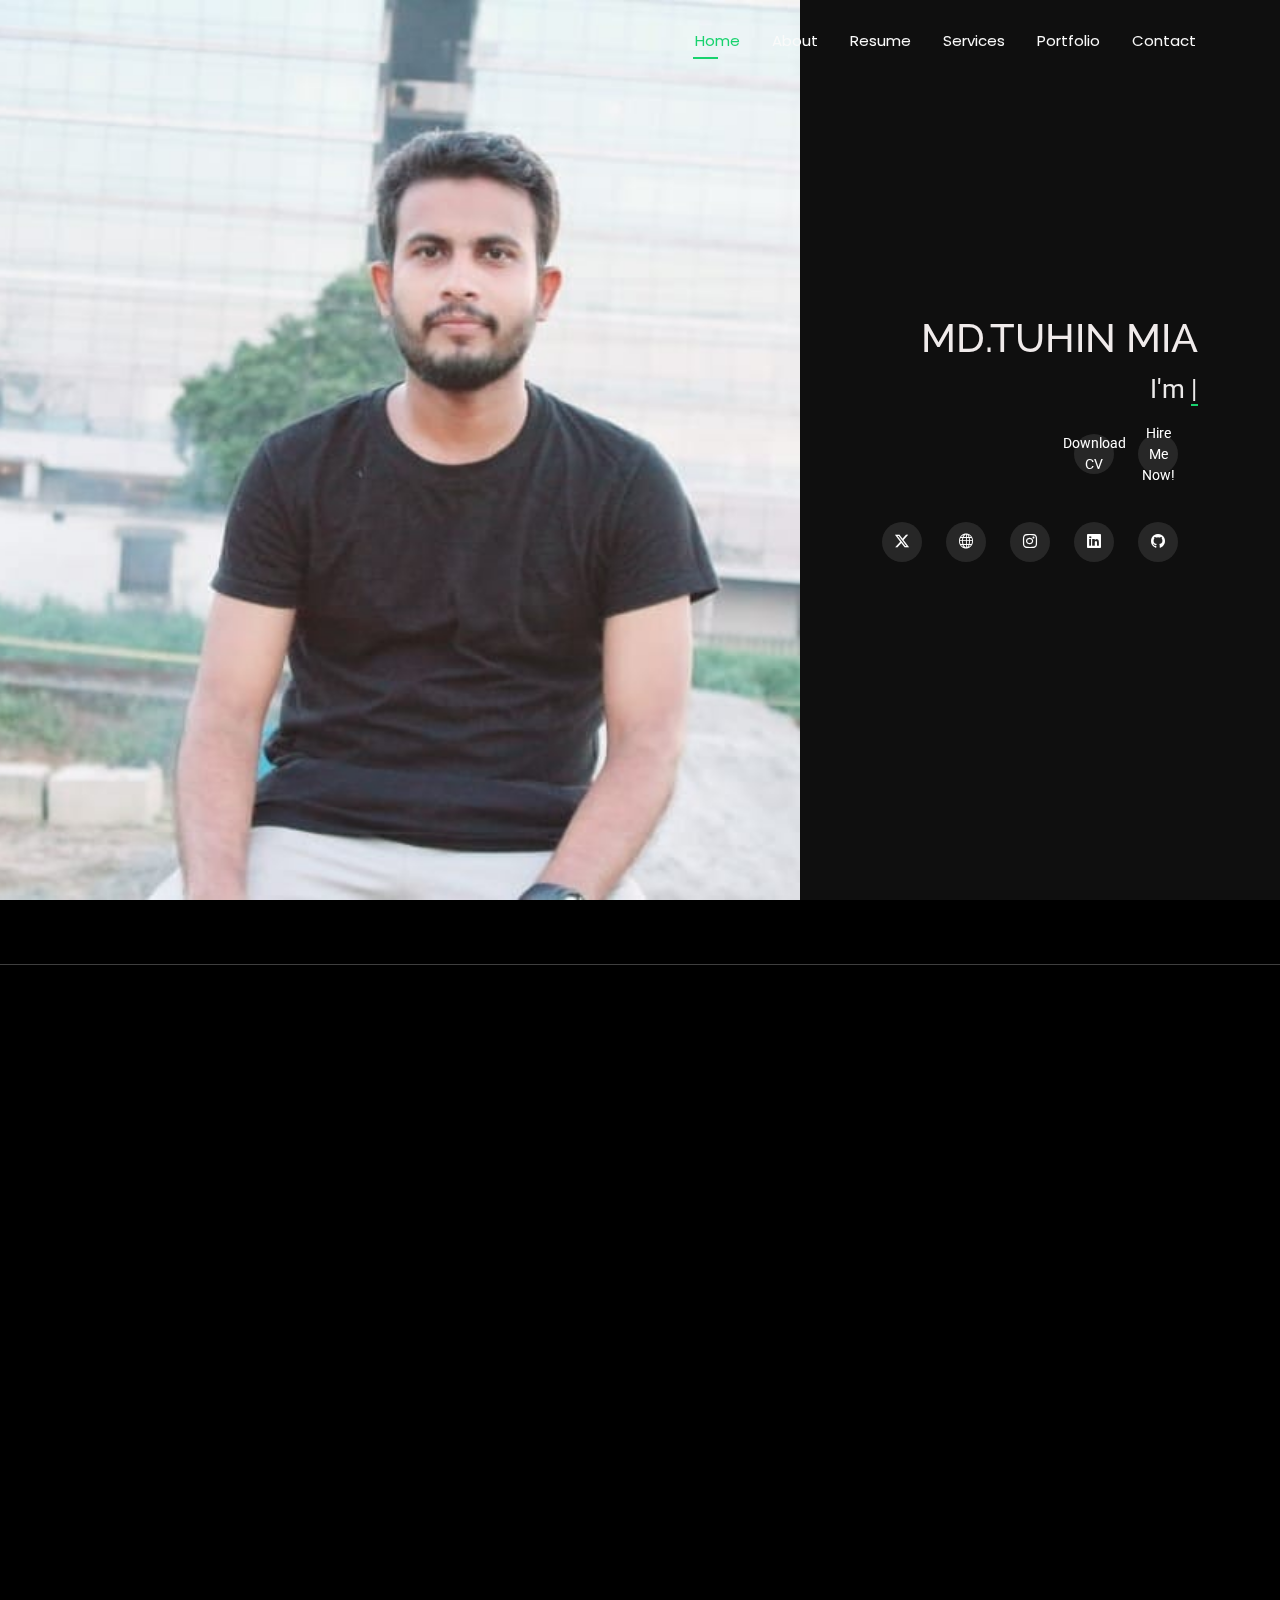
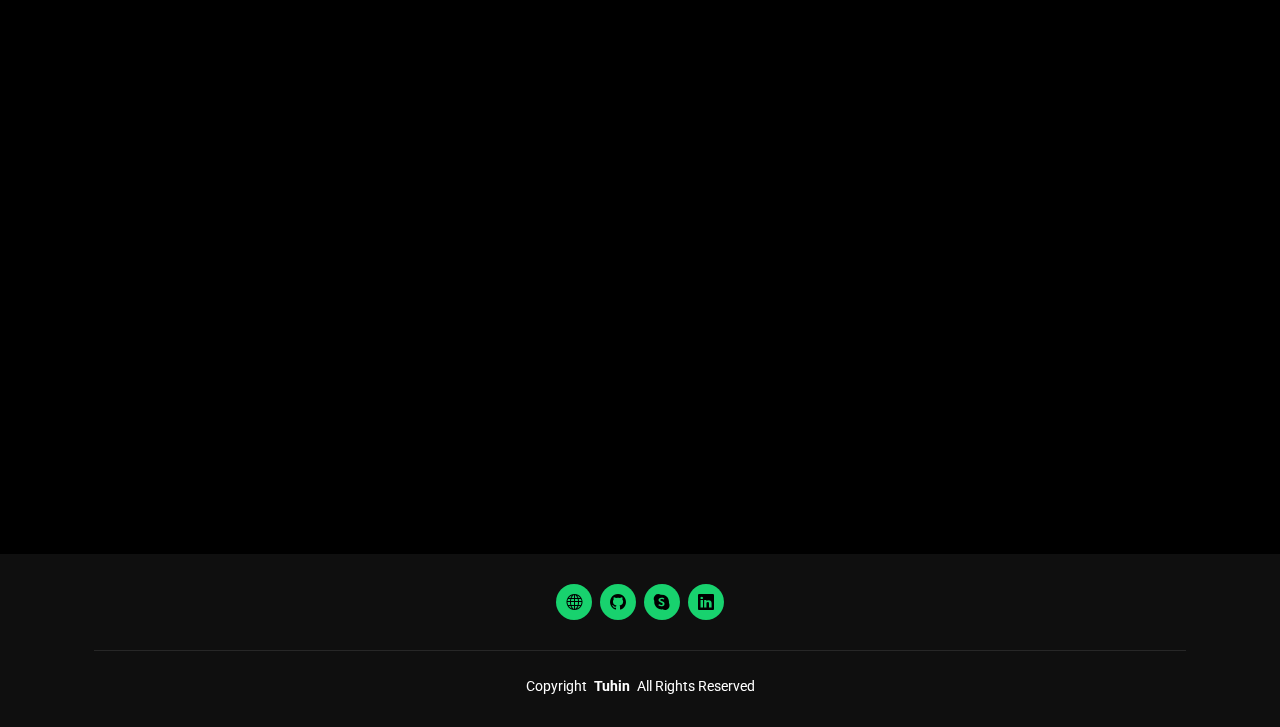
<file: Personal/index.html>
<!DOCTYPE html>
<html lang="en">

<head>
  <meta charset="utf-8">
  <meta content="width=device-width, initial-scale=1.0" name="viewport">
  <title>Index - Personal Bootstrap Template</title>
  <meta name="description" content="">
  <meta name="keywords" content="">

  <!-- Favicons -->
  <link href="assets/img/favicon.png" rel="icon">
  <link href="assets/img/apple-touch-icon.png" rel="apple-touch-icon">

  <!-- Fonts -->
  <link href="https://fonts.googleapis.com" rel="preconnect">
  <link href="https://fonts.gstatic.com" rel="preconnect" crossorigin>
  <link href="https://fonts.googleapis.com/css2?family=Roboto:ital,wght@0,100;0,300;0,400;0,500;0,700;0,900;1,100;1,300;1,400;1,500;1,700;1,900&family=Poppins:ital,wght@0,100;0,200;0,300;0,400;0,500;0,600;0,700;0,800;0,900;1,100;1,200;1,300;1,400;1,500;1,600;1,700;1,800;1,900&family=Raleway:ital,wght@0,100;0,200;0,300;0,400;0,500;0,600;0,700;0,800;0,900;1,100;1,200;1,300;1,400;1,500;1,600;1,700;1,800;1,900&display=swap" rel="stylesheet">

  <!-- Vendor CSS Files -->
  <link href="assets/vendor/bootstrap/css/bootstrap.min.css" rel="stylesheet">
  <link href="assets/vendor/bootstrap-icons/bootstrap-icons.css" rel="stylesheet">
  <link href="assets/vendor/aos/aos.css" rel="stylesheet">
  <link href="assets/vendor/swiper/swiper-bundle.min.css" rel="stylesheet">
  <link href="assets/vendor/glightbox/css/glightbox.min.css" rel="stylesheet">

  <!-- Main CSS File -->
  <link href="assets/css/main.css" rel="stylesheet">

  <!-- =======================================================
  * Template Name: Personal
  * Template URL: https://bootstrapmade.com/personal-free-resume-bootstrap-template/
  * Updated: Aug 07 2024 with Bootstrap v5.3.3
  * Author: BootstrapMade.com
  * License: https://bootstrapmade.com/license/
  ======================================================== -->
</head>

<body class="index-page">

  <header id="header" class="header d-flex align-items-center fixed-top">
    <div class="container-fluid container-xl position-relative d-flex align-items-center justify-content-between">

      <a href="index.html" class="logo d-flex align-items-center">
        <!-- Uncomment the line below if you also wish to use an image logo -->
        <!-- <img src="assets/img/logo.png" alt=""> -->
        <!-- <h1 class="sitename">Rafia Khan </h1>
      </a> -->

      <nav id="navmenu" class="navmenu">
        <ul>
          <li><a href="index.html" class="active">Home</a></li>
          <li><a href="about.html">About</a></li>
          <li><a href="resume.html">Resume</a></li>
          <li><a href="services.html">Services</a></li>
          <li><a href="portfolio.html">Portfolio</a></li>
          <!-- <li class="dropdown"><a href="#"><span>Dropdown</span> <i class="bi bi-chevron-down toggle-dropdown"></i></a>
            <ul>
              <li><a href="#">Dropdown 1</a></li>
              <li class="dropdown"><a href="#"><span>Deep Dropdown</span> <i class="bi bi-chevron-down toggle-dropdown"></i></a>
                <ul>
                  <li><a href="#">Deep Dropdown 1</a></li>
                  <li><a href="#">Deep Dropdown 2</a></li>
                  <li><a href="#">Deep Dropdown 3</a></li>
                  <li><a href="#">Deep Dropdown 4</a></li>
                  <li><a href="#">Deep Dropdown 5</a></li>
                </ul>
              </li>
              <li><a href="#">Dropdown 2</a></li>
              <li><a href="#">Dropdown 3</a></li>
              <li><a href="#">Dropdown 4</a></li>
            </ul>
          </li> -->
          <li><a href="contact.html">Contact</a></li>
        </ul>
        <i class="mobile-nav-toggle d-xl-none bi bi-list"></i>
      </nav>

    </div>
  </header>

  <main class="main">

    <!-- Hero Section -->
    <section id="hero" class="hero section dark-background">

      <img src="assets/img/tuhin.jpg" alt="" data-aos="fade-in" style="width: 800px;height: 900px;">

      <div class="container" data-aos="zoom-out" data-aos-delay="100" style="color: rgb(236, 234, 234); text-align: end;">
        <h1 style="color: rgb(240, 235, 235);">MD.TUHIN MIA</h1>
        <p>I'm <span class="typed" data-typed-items=", Developer, Freelancer,Full Stack Web Developer">Photographer</span><span class="typed-cursor typed-cursor--blink"></span></p>
        
        <div class="social-links">
          
          <div class="btn-box">
            <a href="#" class="btn">Download CV</a>
            <a href="contact.html" class="btn">Hire Me Now!</a>
        </div><br><br>

          <a href="#"><i class="bi bi-twitter-x"></i></a>
          <a href="mtuhincoder.online"><i class="bi bi-globe"></i></a>
          <a href="#"><i class="bi bi-instagram"></i></a>
          <a href="https://www.linkedin.com/in/md-tuhin-mia-656038291/"><i class="bi bi-linkedin"></i></a>
          <a href="https://github.com/tuhinahmed95"><i class="bi bi-github"></i></a>
<br><br>
          

      </div>

      

    </section><!-- /Hero Section -->

  </main><br><br><hr>


  <main class="main"><br><br>

    <!-- Page Title -->
    <!-- <div class="page-title" data-aos="fade">
      <div class="heading">
        <div class="container">
          <div class="row d-flex justify-content-center text-center">
            <div class="col-lg-8">
              <h1>About</h1>
              <p class="mb-0">Odio et unde deleniti. Deserunt numquam exercitationem. Officiis quo odio sint voluptas consequatur ut a odio voluptatem. Sit dolorum debitis veritatis natus dolores. Quasi ratione sint. Sit quaerat ipsum dolorem.</p>
            </div>
          </div>
        </div>
      </div>
      <nav class="breadcrumbs">
        <div class="container">
          <ol>
            <li><a href="index.html">Home</a></li>
            <li class="current">About</li>
          </ol>
        </div>
      </nav>
    </div> -->
    <!-- End Page Title -->

    <!-- About Section -->
    <section id="about" class="about section">

      <div class="container" data-aos="fade-up" data-aos-delay="100">

        <div class="row gy-4 justify-content-center">
          <div class="col-lg-4">
            <img src="assets/img/tuhin.jpg" class="img-fluid" alt="">
          </div>
          <div class="col-lg-8 content">
           <h1> <p>I'm <span class="typed" data-typed-items=", Tuhin Mia">Photographer</span><span class="typed-cursor typed-cursor--blink"></span></p></h1>
            <h2>Full Stack  Web Developer.</h2>
            <p class="fst-italic py-3">
              I am a Full Stack Web Developer based in Dhaka, with extensive experience in web development. My expertise includes HTML, CSS, JavaScript, PHP, MySQL, React, Laravel, and more. I am passionate about creating innovative and user-friendly web applications.
            </p>
            <div class="row">
              <div class="col-lg-6">
                <ul>
                  <li><i class="bi bi-chevron-right"></i> <strong>Birthday:</strong> <span>13 March 1995</span></li>
                  <li><i class="bi bi-chevron-right"></i> <strong>Website:</strong> <span>mtuhincoder.online</span></li>
                  <li><i class="bi bi-chevron-right"></i> <strong>Phone:</strong> <span>+8801755876938</span></li>
                  <li><i class="bi bi-chevron-right"></i> <strong>City:</strong> <span>Khilkhet,Dhaka</span></li>
                </ul>
              </div>
              <div class="col-lg-6">
                <ul>
                  <li><i class="bi bi-chevron-right"></i> <strong>Age:</strong> <span>31</span></li>
                  <li><i class="bi bi-chevron-right"></i> <strong>Degree:</strong> <span>Master</span></li>
                  <li><i class="bi bi-chevron-right"></i> <strong>Email:</strong> <span>khanrafia9218@gmail.com</span></li>
                  <li><i class="bi bi-chevron-right"></i> <strong>Language:</strong> <span>Bangla,English</span></li>
                  <li><i class="bi bi-chevron-right"></i> <strong>Freelance:</strong> <span>Available</span></li>
                </ul>
              </div>
            </div>
            <!-- <p class="py-3">
              Officiis eligendi itaque labore et dolorum mollitia officiis optio vero. Quisquam sunt adipisci omnis et ut. Nulla accusantium dolor incidunt officia tempore. Et eius omnis.
              Cupiditate ut dicta maxime officiis quidem quia. Sed et consectetur qui quia repellendus itaque neque.
            </p> -->
          </div>
        </div>

      </div>

    </section><!-- /About Section -->

    <!-- Stats Section -->
    <!-- <section id="stats" class="stats section">

      <div class="container" data-aos="fade-up" data-aos-delay="100">

        <div class="row gy-4">

          <div class="col-lg-3 col-md-6 d-flex flex-column align-items-center">
            <i class="bi bi-emoji-smile"></i>
            <div class="stats-item">
              <span data-purecounter-start="0" data-purecounter-end="232" data-purecounter-duration="1" class="purecounter"></span>
              <p>Happy Clients</p>
            </div>
          </div><!-- End Stats Item -->
<!-- 
          <div class="col-lg-3 col-md-6 d-flex flex-column align-items-center">
            <i class="bi bi-journal-richtext"></i>
            <div class="stats-item">
              <span data-purecounter-start="0" data-purecounter-end="521" data-purecounter-duration="1" class="purecounter"></span>
              <p>Projects</p>
            </div>
          </div>End Stats Item -->

          <!-- <div class="col-lg-3 col-md-6 d-flex flex-column align-items-center">
            <i class="bi bi-headset"></i>
            <div class="stats-item">
              <span data-purecounter-start="0" data-purecounter-end="1463" data-purecounter-duration="1" class="purecounter"></span>
              <p>Hours Of Support</p>
            </div>
          </div>End Stats Item -->

          <!-- <div class="col-lg-3 col-md-6 d-flex flex-column align-items-center">
            <i class="bi bi-people"></i>
            <div class="stats-item">
              <span data-purecounter-start="0" data-purecounter-end="15" data-purecounter-duration="1" class="purecounter"></span>
              <p>Hard Workers</p>
            </div>
          </div>End Stats Item -->

        <!-- </div>

      </div>

    </section> -->
    <!-- /Stats Section -->

    <!-- Skills Section -->
    <section id="skills" class="skills section">

      <!-- Section Title -->
      <div class="container section-title" data-aos="fade-up">
        <h2>Skills</h2>
        <div><span>My</span> <span class="description-title">Skills</span></div>
      </div><!-- End Section Title -->

      <div class="container" data-aos="fade-up" data-aos-delay="100">

        <div class="row skills-content skills-animation">

          <div class="col-lg-6">

            <div class="progress">
              <span class="skill"><span>HTML</span> <i class="val">100%</i></span>
              <div class="progress-bar-wrap">
                <div class="progress-bar" role="progressbar" aria-valuenow="100" aria-valuemin="0" aria-valuemax="100"></div>
              </div>
            </div><!-- End Skills Item -->

            <div class="progress">
              <span class="skill"><span>CSS</span> <i class="val">90%</i></span>
              <div class="progress-bar-wrap">
                <div class="progress-bar" role="progressbar" aria-valuenow="90" aria-valuemin="0" aria-valuemax="100"></div>
              </div>
            </div><!-- End Skills Item -->

            <div class="progress">
              <span class="skill"><span>JavaScript</span> <i class="val">75%</i></span>
              <div class="progress-bar-wrap">
                <div class="progress-bar" role="progressbar" aria-valuenow="75" aria-valuemin="0" aria-valuemax="100"></div>
              </div>
            </div><!-- End Skills Item -->

          </div>

          <div class="col-lg-6">

            <div class="progress">
              <span class="skill"><span>PHP</span> <i class="val">80%</i></span>
              <div class="progress-bar-wrap">
                <div class="progress-bar" role="progressbar" aria-valuenow="80" aria-valuemin="0" aria-valuemax="100"></div>
              </div>
            </div><!-- End Skills Item -->

            <div class="progress">
              <span class="skill"><span>WordPress/CMS</span> <i class="val">90%</i></span>
              <div class="progress-bar-wrap">
                <div class="progress-bar" role="progressbar" aria-valuenow="90" aria-valuemin="0" aria-valuemax="100"></div>
              </div>
            </div><!-- End Skills Item -->

            <div class="progress">
              <span class="skill"><span>jQuary</span> <i class="val">55%</i></span>
              <div class="progress-bar-wrap">
                <div class="progress-bar" role="progressbar" aria-valuenow="55" aria-valuemin="0" aria-valuemax="100"></div>
              </div>
            </div><!-- End Skills Item -->

            <div class="progress">
              <span class="skill"><span>MY Sql</span> <i class="val">55%</i></span>
              <div class="progress-bar-wrap">
                <div class="progress-bar" role="progressbar" aria-valuenow="55" aria-valuemin="0" aria-valuemax="100"></div>
              </div>
            </div>

            <div class="progress">
              <span class="skill"><span>Laravel</span> <i class="val">55%</i></span>
              <div class="progress-bar-wrap">
                <div class="progress-bar" role="progressbar" aria-valuenow="55" aria-valuemin="0" aria-valuemax="100"></div>
              </div>
            </div>

            <div class="progress">
              <span class="skill"><span>Vue.js</span> <i class="val">55%</i></span>
              <div class="progress-bar-wrap">
                <div class="progress-bar" role="progressbar" aria-valuenow="55" aria-valuemin="0" aria-valuemax="100"></div>
              </div>
            </div>

            <div class="progress">
              <span class="skill"><span>React.js</span> <i class="val">55%</i></span>
              <div class="progress-bar-wrap">
                <div class="progress-bar" role="progressbar" aria-valuenow="55" aria-valuemin="0" aria-valuemax="100"></div>
              </div>
            </div>

          </div>

        </div>

      </div>

    </section><!-- /Skills Section -->

    <!-- Interests Section -->
    <section id="interests" class="interests section">

      <!-- Section Title -->
      <div class="container section-title" data-aos="fade-up">
        <h2>Features</h2>
        <div><span>I'm</span> <span class="description-title">interested in</span></div>
      </div><!-- End Section Title -->

      <div class="container">

        <div class="row gy-4">

          <div class="col-lg-3 col-md-4" data-aos="fade-up" data-aos-delay="100">
            <div class="features-item">
              <i class="bi bi-eye" style="color: #ffbb2c;"></i>
              <h3><a href="" class="stretched-link">HTML</a></h3>
            </div>
          </div><!-- End Feature Item -->

          <div class="col-lg-3 col-md-4" data-aos="fade-up" data-aos-delay="200">
            <div class="features-item">
              <i class="bi bi-infinity" style="color: #5578ff;"></i>
              <h3><a href="" class="stretched-link">CSS</a></h3>
            </div>
          </div><!-- End Feature Item -->

          <div class="col-lg-3 col-md-4" data-aos="fade-up" data-aos-delay="300">
            <div class="features-item">
              <i class="bi bi-mortarboard" style="color: #e80368;"></i>
              <h3><a href="" class="stretched-link">JAVA SCRIPT</a></h3>
            </div>
          </div><!-- End Feature Item -->

          <div class="col-lg-3 col-md-4" data-aos="fade-up" data-aos-delay="400">
            <div class="features-item">
              <i class="bi bi-nut" style="color: #e361ff;"></i>
              <h3><a href="" class="stretched-link">PHP</a></h3>
            </div>
          </div><!-- End Feature Item -->

          <div class="col-lg-3 col-md-4" data-aos="fade-up" data-aos-delay="500">
            <div class="features-item">
              <i class="bi bi-shuffle" style="color: #47aeff;"></i>
              <h3><a href="" class="stretched-link">MY SQL</a></h3>
            </div>
          </div><!-- End Feature Item -->

          <div class="col-lg-3 col-md-4" data-aos="fade-up" data-aos-delay="600">
            <div class="features-item">
              <i class="bi bi-star" style="color: #ffa76e;"></i>
              <h3><a href="" class="stretched-link">Jquery</a></h3>
            </div>
          </div><!-- End Feature Item -->

          <div class="col-lg-3 col-md-4" data-aos="fade-up" data-aos-delay="700">
            <div class="features-item">
              <i class="bi bi-x-diamond" style="color: #11dbcf;"></i>
              <h3><a href="" class="stretched-link">WORDPRESS</a></h3>
            </div>
          </div><!-- End Feature Item -->

          <div class="col-lg-3 col-md-4" data-aos="fade-up" data-aos-delay="800">
            <div class="features-item">
              <i class="bi bi-camera-video" style="color: #4233ff;"></i>
              <h3><a href="" class="stretched-link">REACT.JS</a></h3>
            </div>
          </div><!-- End Feature Item -->

          <div class="col-lg-3 col-md-4" data-aos="fade-up" data-aos-delay="900">
            <div class="features-item">
              <i class="bi bi-command" style="color: #b2904f;"></i>
              <h3><a href="" class="stretched-link">LARAVEL</a></h3>
            </div>
          </div><!-- End Feature Item -->

          <div class="col-lg-3 col-md-4" data-aos="fade-up" data-aos-delay="1000">
            <div class="features-item">
              <i class="bi bi-dribbble" style="color: #b20969;"></i>
              <h3><a href="" class="stretched-link">VUE.JS</a></h3>
            </div>
          </div><!-- End Feature Item -->

          <!-- <div class="col-lg-3 col-md-4" data-aos="fade-up" data-aos-delay="1100">
            <div class="features-item">
              <i class="bi bi-activity" style="color: #ff5828;"></i>
              <h3><a href="" class="stretched-link">Verdo Park</a></h3>
            </div>
          </div>End Feature Item -->

          <!-- <div class="col-lg-3 col-md-4" data-aos="fade-up" data-aos-delay="1200">
            <div class="features-item">
              <i class="bi bi-brightness-high" style="color: #29cc61;"></i>
              <h3><a href="" class="stretched-link">Flavor Nivelanda</a></h3>
            </div>
          </div>End Feature Item -->

        </div>

      </div>

    </section><!-- /Interests Section -->

    <!-- Testimonials Section -->
    <section id="testimonials" class="testimonials section">

      <!-- Section Title -->
      <div class="container section-title" data-aos="fade-up">
        <h2>Testimonials</h2>
        <div><span>Check my</span> <span class="description-title">Testimonials</span></div>
      </div><!-- End Section Title -->

      <div class="container" data-aos="fade-up" data-aos-delay="100">

        <div class="swiper init-swiper" data-speed="600" data-delay="5000" data-breakpoints="{ &quot;320&quot;: { &quot;slidesPerView&quot;: 1, &quot;spaceBetween&quot;: 40 }, &quot;1200&quot;: { &quot;slidesPerView&quot;: 3, &quot;spaceBetween&quot;: 40 } }">
          <script type="application/json" class="swiper-config">
            {
              "loop": true,
              "speed": 600,
              "autoplay": {
                "delay": 5000
              },
              "slidesPerView": "auto",
              "pagination": {
                "el": ".swiper-pagination",
                "type": "bullets",
                "clickable": true
              },
              "breakpoints": {
                "320": {
                  "slidesPerView": 1,
                  "spaceBetween": 40
                },
                "1200": {
                  "slidesPerView": 3,
                  "spaceBetween": 20
                }
              }
            }
          </script>
          <div class="swiper-wrapper">

            <div class="swiper-slide">
              <div class="testimonial-item" "="">
            <p>
              <i class=" bi bi-quote quote-icon-left"></i>
                <span>Proin iaculis purus consequat sem cure digni ssim donec porttitora entum suscipit rhoncus. Accusantium quam, ultricies eget id, aliquam eget nibh et. Maecen aliquam, risus at semper.</span>
                <i class="bi bi-quote quote-icon-right"></i>
                </p>
                <img src="assets/img/testimonials/testimonials-1.jpg" class="testimonial-img" alt="">
                <h3>Saul Goodman</h3>
                <h4>Ceo &amp; Founder</h4>
              </div>
            </div><!-- End testimonial item -->

            <div class="swiper-slide">
              <div class="testimonial-item">
                <p>
                  <i class="bi bi-quote quote-icon-left"></i>
                  <span>Export tempor illum tamen malis malis eram quae irure esse labore quem cillum quid malis quorum velit fore eram velit sunt aliqua noster fugiat irure amet legam anim culpa.</span>
                  <i class="bi bi-quote quote-icon-right"></i>
                </p>
                <img src="assets/img/testimonials/testimonials-2.jpg" class="testimonial-img" alt="">
                <h3>Sara Wilsson</h3>
                <h4>Designer</h4>
              </div>
            </div><!-- End testimonial item -->

            <div class="swiper-slide">
              <div class="testimonial-item">
                <p>
                  <i class="bi bi-quote quote-icon-left"></i>
                  <span>Enim nisi quem export duis labore cillum quae magna enim sint quorum nulla quem veniam duis minim tempor labore quem eram duis noster aute amet eram fore quis sint minim.</span>
                  <i class="bi bi-quote quote-icon-right"></i>
                </p>
                <img src="assets/img/testimonials/testimonials-3.jpg" class="testimonial-img" alt="">
                <h3>Jena Karlis</h3>
                <h4>Store Owner</h4>
              </div>
            </div><!-- End testimonial item -->

            <div class="swiper-slide">
              <div class="testimonial-item">
                <p>
                  <i class="bi bi-quote quote-icon-left"></i>
                  <span>Fugiat enim eram quae cillum dolore dolor amet nulla culpa multos export minim fugiat dolor enim duis veniam ipsum anim magna sunt elit fore quem dolore labore illum veniam.</span>
                  <i class="bi bi-quote quote-icon-right"></i>
                </p>
                <img src="assets/img/testimonials/testimonials-4.jpg" class="testimonial-img" alt="">
                <h3>Matt Brandon</h3>
                <h4>Freelancer</h4>
              </div>
            </div><!-- End testimonial item -->

            <div class="swiper-slide">
              <div class="testimonial-item">
                <p>
                  <i class="bi bi-quote quote-icon-left"></i>
                  <span>Quis quorum aliqua sint quem legam fore sunt eram irure aliqua veniam tempor noster veniam sunt culpa nulla illum cillum fugiat legam esse veniam culpa fore nisi cillum quid.</span>
                  <i class="bi bi-quote quote-icon-right"></i>
                </p>
                <img src="assets/img/testimonials/testimonials-5.jpg" class="testimonial-img" alt="">
                <h3>John Larson</h3>
                <h4>Entrepreneur</h4>
              </div>
            </div><!-- End testimonial item -->

          </div>
          <div class="swiper-pagination"></div>
        </div>

      </div>

    </section><!-- /Testimonials Section -->

  </main><br><br><hr>


  <main class="main">

    <!-- Page Title -->
    <!-- <div class="page-title" data-aos="fade">
      <div class="heading">
        <div class="container">
          <div class="row d-flex justify-content-center text-center">
            <div class="col-lg-8">
              <h1>Resume</h1>
              <p class="mb-0">Odio et unde deleniti. Deserunt numquam exercitationem. Officiis quo odio sint voluptas consequatur ut a odio voluptatem. Sit dolorum debitis veritatis natus dolores. Quasi ratione sint. Sit quaerat ipsum dolorem.</p>
            </div>
          </div>
        </div>
      </div>
      <nav class="breadcrumbs">
        <div class="container">
          <ol>
            <li><a href="index.html">Home</a></li>
            <li class="current">Resume</li>
          </ol>
        </div>
      </nav>
    </div>End Page Title -->

    <!-- Resume Section -->
    <section id="resume" class="resume section">

      <div class="container">

        <div class="row">

          <div class="col-lg-6" data-aos="fade-up" data-aos-delay="100">
            <h3 class="resume-title">Education</h3><hr>

            <div class="resume-item pb-0">
              <h4>Bachelor of Business Administration  &amp; Management</h4>
              <h5>2012 - 2018</h5>
              <p><em>Rochester Institute of Technology, Rochester, NY</em></p>
              <p>Qui deserunt veniam. Et sed aliquam labore tempore
            </div><!-- Edn Resume Item -->

           
            <div class="resume-item pb-0">
              <h4>Master of Business Administration &amp; Management</h4>
              <h5>2019 - 2020</h5>
              <p><em>Rochester Institute of Technology, Rochester, NY</em></p>
              <p>Qui deserunt veniam. Et sed aliquam labore tempore sed quisquam iusto autem sit. Ea vero voluptatum qui ut dignissimos deleniti nerada porti sand markend</p>
            </div>
            <!-- Edn Resume Item -->

            <div class="resume-item pb-0">
              <h4>Bachelor of Fine Arts &amp; Graphic Design</h4>
              <h5>2010 - 2014</h5>
              <p><em>Rochester Institute of Technology, Rochester, NY</em></p>
              <p>Quia nobis sequi est occaecati aut. Repudiandae et iusto quae reiciendis et quis Eius vel ratione eius unde vitae rerum voluptates asperiores voluptatem Earum molestiae consequatur neque etlon sader mart dila</p>
            </div><!-- Edn Resume Item -->

          </div>

          <!-- <div class="col-lg-6" data-aos="fade-up" data-aos-delay="200">
            <h3 class="resume-title">Professional Experience</h3>
            <div class="resume-item">
              <h4>Senior graphic design specialist</h4>
              <h5>2019 - Present</h5>
              <p><em>Experion, New York, NY </em></p>
              <ul>
                <li>Lead in the design, development, and implementation of the graphic, layout, and production communication materials</li>
                <li>Delegate tasks to the 7 members of the design team and provide counsel on all aspects of the project. </li>
                <li>Supervise the assessment of all graphic materials in order to ensure quality and accuracy of the design</li>
                <li>Oversee the efficient use of production project budgets ranging from $2,000 - $25,000</li>
              </ul>
            </div>

            <div class="resume-item">
              <h4>Graphic design specialist</h4>
              <h5>2017 - 2018</h5>
              <p><em>Stepping Stone Advertising, New York, NY</em></p>
              <ul>
                <li>Developed numerous marketing programs (logos, brochures,infographics, presentations, and advertisements).</li>
                <li>Managed up to 5 projects or tasks at a given time while under pressure</li>
                <li>Recommended and consulted with clients on the most appropriate graphic design</li>
                <li>Created 4+ design presentations and proposals a month for clients and account managers</li>
              </ul>
            </div>

          </div> -->

        </div>

      </div>

    </section><!-- /Resume Section -->

  </main><br><br><hr>


  <main class="main">

    <!-- Page Title -->
    <div class="page-title" data-aos="fade">
      <div class="heading">
        <div class="container">
          <div class="row d-flex justify-content-center text-center">
            <div class="col-lg-8">
              <h1>Services</h1>
              <!-- <p class="mb-0">Odio et unde deleniti. Deserunt numquam exercitationem. Officiis quo odio sint voluptas consequatur ut a odio voluptatem. Sit dolorum debitis veritatis natus dolores. Quasi ratione sint. Sit quaerat ipsum dolorem.</p> -->
            </div>
          </div>
        </div>
      </div>
      <nav class="breadcrumbs">
        <div class="container">
          <ol>
            <li><a href="index.html">Home</a></li>
            <li class="current">Services</li>
          </ol>
        </div>
      </nav>
    </div><!-- End Page Title -->

    <!-- Services Section -->
    <section id="services" class="services section">

      <div class="container">

        <div class="row gy-4">

          <div class="col-lg-4 col-md-6" data-aos="fade-up" data-aos-delay="100">
            <div class="service-item  position-relative">
              <div class="icon">
                <i class="bi bi-activity"></i>
              </div>
              <a href="service-details.html" class="stretched-link">
                <h3>ERD Design</h3>
              </a>
              <p>I have knowledge in designing Entity-Relationship (ER) diagrams for databases.</p>
            </div>
          </div><!-- End Service Item -->

          <div class="col-lg-4 col-md-6" data-aos="fade-up" data-aos-delay="200">
            <div class="service-item position-relative">
              <div class="icon">
                <i class="bi bi-broadcast"></i>
              </div>
              <a href="service-details.html" class="stretched-link">
                <h3>Frontend Web Design</h3>
              </a>
              <p>I have knowledge in React. I have the ability to provide good, responsive, and interactive web designs.</p>
            </div>
          </div><!-- End Service Item -->

          <div class="col-lg-4 col-md-6" data-aos="fade-up" data-aos-delay="300">
            <div class="service-item position-relative">
              <div class="icon">
                <i class="bi bi-easel"></i>
              </div>
              <a href="service-details.html" class="stretched-link">
                <h3>RESTful API</h3>
              </a>
              <p>I have knowlege in creating RESTful api for web applications. Have experience working with Json data</p>
            </div>
          </div><!-- End Service Item -->

          <div class="col-lg-4 col-md-6" data-aos="fade-up" data-aos-delay="400">
            <div class="service-item position-relative">
              <div class="icon">
                <i class="bi bi-bounding-box-circles"></i>
              </div>
              <a href="service-details.html" class="stretched-link">
                <h3>Web Application Backend
                 </h3>
              </a>
              <p> Have knowledgae in Php and Laravel, have ability to provide good web application backend.</p>
              <a href="service-details.html" class="stretched-link"></a>
            </div>
          </div><!-- End Service Item -->

          <div class="col-lg-4 col-md-6" data-aos="fade-up" data-aos-delay="500">
            <div class="service-item position-relative">
              <div class="icon">
                <i class="bi bi-calendar4-week"></i>
              </div>
              <a href="service-details.html" class="stretched-link">
                <h3>Debugging</h3>
              </a>
              <p>Debugging is one of the most important skills that I have. Will provide you good debuggin service</p>
              <a href="service-details.html" class="stretched-link"></a>
            </div>
          </div><!-- End Service Item -->

          <div class="col-lg-4 col-md-6" data-aos="fade-up" data-aos-delay="600">
            <div class="service-item position-relative">
              <div class="icon">
                <i class="bi bi-chat-square-text"></i>
              </div>
              <a href="service-details.html" class="stretched-link">
                <h3>WebSocket</h3>
              </a>
              <p>Have ability to provide live chat service. Have knowledge in laravel webSockets.</p>
              <a href="service-details.html" class="stretched-link"></a>
            </div>
          </div><!-- End Service Item -->

        </div>

      </div>

    </section><!-- /Services Section -->

  </main><br><br><hr>


  <main class="main">

    <!-- Page Title -->
    <div class="page-title" data-aos="fade">
      <div class="heading">
        <div class="container">
          <div class="row d-flex justify-content-center text-center">
            <div class="col-lg-8">
              <h1>Portfolio</h1>
              <p class="mb-0">Odio et unde deleniti. Deserunt numquam exercitationem. Officiis quo odio sint voluptas consequatur ut a odio voluptatem. Sit dolorum debitis veritatis natus dolores. Quasi ratione sint. Sit quaerat ipsum dolorem.</p>
            </div>
          </div>
        </div>
      </div>
      <nav class="breadcrumbs">
        <div class="container">
          <ol>
            <li><a href="index.html">Home</a></li>
            <li class="current">Portfolio</li>
          </ol>
        </div>
      </nav>
    </div><!-- End Page Title -->

    <!-- Portfolio Section -->
    <section id="portfolio" class="portfolio section">

      <div class="container">

        <div class="isotope-layout" data-default-filter="*" data-layout="masonry" data-sort="original-order">

          <ul class="portfolio-filters isotope-filters" data-aos="fade-up" data-aos-delay="100">
            <li data-filter="*" class="filter-active">All</li>
            <li data-filter=".filter-app">App</li>
            <li data-filter=".filter-product">Product</li>
            <li data-filter=".filter-branding">Branding</li>
            <li data-filter=".filter-books">Books</li>
          </ul><!-- End Portfolio Filters -->

          <div class="row gy-4 isotope-container" data-aos="fade-up" data-aos-delay="200">

            <div class="col-lg-4 col-md-6 portfolio-item isotope-item filter-app">
              <div class="portfolio-content h-100">
                <img src="assets/img/portfolio/app-1.jpg" class="img-fluid" alt="">
                <div class="portfolio-info">
                  <h4>App 1</h4>
                  <p>Lorem ipsum, dolor sit amet consectetur</p>
                  <a href="assets/img/portfolio/app-1.jpg" title="App 1" data-gallery="portfolio-gallery-app" class="glightbox preview-link"><i class="bi bi-zoom-in"></i></a>
                  <a href="portfolio-details.html" title="More Details" class="details-link"><i class="bi bi-link-45deg"></i></a>
                </div>
              </div>
            </div><!-- End Portfolio Item -->

            <div class="col-lg-4 col-md-6 portfolio-item isotope-item filter-product">
              <div class="portfolio-content h-100">
                <img src="assets/img/portfolio/product-1.jpg" class="img-fluid" alt="">
                <div class="portfolio-info">
                  <h4>Product 1</h4>
                  <p>Lorem ipsum, dolor sit amet consectetur</p>
                  <a href="assets/img/portfolio/product-1.jpg" title="Product 1" data-gallery="portfolio-gallery-product" class="glightbox preview-link"><i class="bi bi-zoom-in"></i></a>
                  <a href="portfolio-details.html" title="More Details" class="details-link"><i class="bi bi-link-45deg"></i></a>
                </div>
              </div>
            </div><!-- End Portfolio Item -->

            <div class="col-lg-4 col-md-6 portfolio-item isotope-item filter-branding">
              <div class="portfolio-content h-100">
                <img src="assets/img/portfolio/branding-1.jpg" class="img-fluid" alt="">
                <div class="portfolio-info">
                  <h4>Branding 1</h4>
                  <p>Lorem ipsum, dolor sit amet consectetur</p>
                  <a href="assets/img/portfolio/branding-1.jpg" title="Branding 1" data-gallery="portfolio-gallery-branding" class="glightbox preview-link"><i class="bi bi-zoom-in"></i></a>
                  <a href="portfolio-details.html" title="More Details" class="details-link"><i class="bi bi-link-45deg"></i></a>
                </div>
              </div>
            </div><!-- End Portfolio Item -->

            <div class="col-lg-4 col-md-6 portfolio-item isotope-item filter-books">
              <div class="portfolio-content h-100">
                <img src="assets/img/portfolio/books-1.jpg" class="img-fluid" alt="">
                <div class="portfolio-info">
                  <h4>Books 1</h4>
                  <p>Lorem ipsum, dolor sit amet consectetur</p>
                  <a href="assets/img/portfolio/books-1.jpg" title="Branding 1" data-gallery="portfolio-gallery-book" class="glightbox preview-link"><i class="bi bi-zoom-in"></i></a>
                  <a href="portfolio-details.html" title="More Details" class="details-link"><i class="bi bi-link-45deg"></i></a>
                </div>
              </div>
            </div><!-- End Portfolio Item -->

            <div class="col-lg-4 col-md-6 portfolio-item isotope-item filter-app">
              <div class="portfolio-content h-100">
                <img src="assets/img/portfolio/app-2.jpg" class="img-fluid" alt="">
                <div class="portfolio-info">
                  <h4>App 2</h4>
                  <p>Lorem ipsum, dolor sit amet consectetur</p>
                  <a href="assets/img/portfolio/app-2.jpg" title="App 2" data-gallery="portfolio-gallery-app" class="glightbox preview-link"><i class="bi bi-zoom-in"></i></a>
                  <a href="portfolio-details.html" title="More Details" class="details-link"><i class="bi bi-link-45deg"></i></a>
                </div>
              </div>
            </div><!-- End Portfolio Item -->

            <div class="col-lg-4 col-md-6 portfolio-item isotope-item filter-product">
              <div class="portfolio-content h-100">
                <img src="assets/img/portfolio/product-2.jpg" class="img-fluid" alt="">
                <div class="portfolio-info">
                  <h4>Product 2</h4>
                  <p>Lorem ipsum, dolor sit amet consectetur</p>
                  <a href="assets/img/portfolio/product-2.jpg" title="Product 2" data-gallery="portfolio-gallery-product" class="glightbox preview-link"><i class="bi bi-zoom-in"></i></a>
                  <a href="portfolio-details.html" title="More Details" class="details-link"><i class="bi bi-link-45deg"></i></a>
                </div>
              </div>
            </div><!-- End Portfolio Item -->

            <div class="col-lg-4 col-md-6 portfolio-item isotope-item filter-branding">
              <div class="portfolio-content h-100">
                <img src="assets/img/portfolio/branding-2.jpg" class="img-fluid" alt="">
                <div class="portfolio-info">
                  <h4>Branding 2</h4>
                  <p>Lorem ipsum, dolor sit amet consectetur</p>
                  <a href="assets/img/portfolio/branding-2.jpg" title="Branding 2" data-gallery="portfolio-gallery-branding" class="glightbox preview-link"><i class="bi bi-zoom-in"></i></a>
                  <a href="portfolio-details.html" title="More Details" class="details-link"><i class="bi bi-link-45deg"></i></a>
                </div>
              </div>
            </div><!-- End Portfolio Item -->

            <div class="col-lg-4 col-md-6 portfolio-item isotope-item filter-books">
              <div class="portfolio-content h-100">
                <img src="assets/img/portfolio/books-2.jpg" class="img-fluid" alt="">
                <div class="portfolio-info">
                  <h4>Books 2</h4>
                  <p>Lorem ipsum, dolor sit amet consectetur</p>
                  <a href="assets/img/portfolio/books-2.jpg" title="Branding 2" data-gallery="portfolio-gallery-book" class="glightbox preview-link"><i class="bi bi-zoom-in"></i></a>
                  <a href="portfolio-details.html" title="More Details" class="details-link"><i class="bi bi-link-45deg"></i></a>
                </div>
              </div>
            </div><!-- End Portfolio Item -->

            <div class="col-lg-4 col-md-6 portfolio-item isotope-item filter-app">
              <div class="portfolio-content h-100">
                <img src="assets/img/portfolio/app-3.jpg" class="img-fluid" alt="">
                <div class="portfolio-info">
                  <h4>App 3</h4>
                  <p>Lorem ipsum, dolor sit amet consectetur</p>
                  <a href="assets/img/portfolio/app-3.jpg" title="App 3" data-gallery="portfolio-gallery-app" class="glightbox preview-link"><i class="bi bi-zoom-in"></i></a>
                  <a href="portfolio-details.html" title="More Details" class="details-link"><i class="bi bi-link-45deg"></i></a>
                </div>
              </div>
            </div><!-- End Portfolio Item -->

            <div class="col-lg-4 col-md-6 portfolio-item isotope-item filter-product">
              <div class="portfolio-content h-100">
                <img src="assets/img/portfolio/product-3.jpg" class="img-fluid" alt="">
                <div class="portfolio-info">
                  <h4>Product 3</h4>
                  <p>Lorem ipsum, dolor sit amet consectetur</p>
                  <a href="assets/img/portfolio/product-3.jpg" title="Product 3" data-gallery="portfolio-gallery-product" class="glightbox preview-link"><i class="bi bi-zoom-in"></i></a>
                  <a href="portfolio-details.html" title="More Details" class="details-link"><i class="bi bi-link-45deg"></i></a>
                </div>
              </div>
            </div><!-- End Portfolio Item -->

            <div class="col-lg-4 col-md-6 portfolio-item isotope-item filter-branding">
              <div class="portfolio-content h-100">
                <img src="assets/img/portfolio/branding-3.jpg" class="img-fluid" alt="">
                <div class="portfolio-info">
                  <h4>Branding 3</h4>
                  <p>Lorem ipsum, dolor sit amet consectetur</p>
                  <a href="assets/img/portfolio/branding-3.jpg" title="Branding 2" data-gallery="portfolio-gallery-branding" class="glightbox preview-link"><i class="bi bi-zoom-in"></i></a>
                  <a href="portfolio-details.html" title="More Details" class="details-link"><i class="bi bi-link-45deg"></i></a>
                </div>
              </div>
            </div><!-- End Portfolio Item -->

            <div class="col-lg-4 col-md-6 portfolio-item isotope-item filter-books">
              <div class="portfolio-content h-100">
                <img src="assets/img/portfolio/books-3.jpg" class="img-fluid" alt="">
                <div class="portfolio-info">
                  <h4>Books 3</h4>
                  <p>Lorem ipsum, dolor sit amet consectetur</p>
                  <a href="assets/img/portfolio/books-3.jpg" title="Branding 3" data-gallery="portfolio-gallery-book" class="glightbox preview-link"><i class="bi bi-zoom-in"></i></a>
                  <a href="portfolio-details.html" title="More Details" class="details-link"><i class="bi bi-link-45deg"></i></a>
                </div>
              </div>
            </div><!-- End Portfolio Item -->

          </div><!-- End Portfolio Container -->

        </div>

      </div>

    </section><!-- /Portfolio Section -->

  </main><br><br><hr>

  <main class="main">

    <!-- Page Title -->
    <div class="page-title" data-aos="fade">
      <div class="heading">
        <div class="container">
          <div class="row d-flex justify-content-center text-center">
            <div class="col-lg-8">
              <h1>Contact</h1>
              <p class="mb-0">Odio et unde deleniti. Deserunt numquam exercitationem. Officiis quo odio sint voluptas consequatur ut a odio voluptatem. Sit dolorum debitis veritatis natus dolores. Quasi ratione sint. Sit quaerat ipsum dolorem.</p>
            </div>
          </div>
        </div>
      </div>
      <nav class="breadcrumbs">
        <div class="container">
          <ol>
            <li><a href="index.html">Home</a></li>
            <li class="current">Contact</li>
          </ol>
        </div>
      </nav>
    </div><!-- End Page Title -->

    <!-- Contact Section -->
    <section id="contact" class="contact section">

      <div class="container" data-aos="fade-up" data-aos-delay="100">

        <div class="row gy-4">

          <div class="col-md-6">
            <div class="info-item d-flex align-items-center" data-aos="fade-up" data-aos-delay="200">
              <i class="icon bi bi-geo-alt flex-shrink-0"></i>
              <div>
                <h3>Address</h3>
                <p>35No Aqua Najir Bari Mosjid Road</p>
              </div>
            </div>
          </div><!-- End Info Item -->

          <div class="col-md-6">
            <div class="info-item d-flex align-items-center" data-aos="fade-up" data-aos-delay="300">
              <i class="icon bi bi-telephone flex-shrink-0"></i>
              <div>
                <h3>Call Me</h3>
                <p>01680353662</p>
              </div>
            </div>
          </div><!-- End Info Item -->

          <div class="col-md-6">
            <div class="info-item d-flex align-items-center" data-aos="fade-up" data-aos-delay="400">
              <i class="icon bi bi-envelope flex-shrink-0"></i>
              <div>
                <h3>Email Us</h3>
                <p>khanrafia9218@gmail.com</p>
              </div>
            </div>
          </div><!-- End Info Item -->

          <div class="col-md-6">
            <div class="info-item d-flex align-items-center" data-aos="fade-up" data-aos-delay="500">
              <i class="icon bi bi-share flex-shrink-0"></i>
              <div>
                <h3>Social Profiles</h3>
                <div class="social-links">
                  <a href="#"><i class="bi bi-twitter-x"></i></a>
                  <a href="#"><i class="bi bi-facebook"></i></a>
                  <a href="#"><i class="bi bi-instagram"></i></a>
                  <a href="#"><i class="bi bi-skype"></i></a>
                  <a href="https://www.linkedin.com/in/md-tuhin-mia-656038291/"><i class="bi bi-linkedin"></i></a>
                </div>
              </div>
            </div>
          </div><!-- End Info Item -->

        </div>

        <form action="forms/contact.php" method="post" class="php-email-form" data-aos="fade-up" data-aos-delay="600">
          <div class="row gy-4">

            <div class="col-md-6">
              <input type="text" name="name" class="form-control" placeholder="Your Name" required="">
            </div>

            <div class="col-md-6 ">
              <input type="email" class="form-control" name="email" placeholder="Your Email" required="">
            </div>

            <div class="col-md-12">
              <input type="text" class="form-control" name="subject" placeholder="Subject" required="">
            </div>

            <div class="col-md-12">
              <textarea class="form-control" name="message" rows="6" placeholder="Message" required=""></textarea>
            </div>

            <div class="col-md-12 text-center">
              <div class="loading">Loading</div>
              <div class="error-message"></div>
              <div class="sent-message">Your message has been sent. Thank you!</div>

              <button type="submit">Send Message</button>
            </div>

          </div>
        </form><!-- End Contact Form -->

      </div>

    </section><!-- /Contact Section -->

  </main>

  <footer id="footer" class="footer dark-background">
    <div class="container">
      <!-- <h3 class="sitename">Personal</h3>
      <p>Et aut eum quis fuga eos sunt ipsa nihil. Labore corporis magni eligendi fuga maxime saepe commodi placeat.</p> -->
      <div class="social-links d-flex justify-content-center">
        <!-- <a href=""><i class="bi bi-twitter-x"></i></a> -->
        <a href="mtuhincoder.online"><i class="bi bi-globe"></i></a>
        <a href="https://github.com/tuhinahmed95"><i class="bi bi-github"></i></a>
        <a href=""><i class="bi bi-skype"></i></a>
        <a href="https://www.linkedin.com/in/md-tuhin-mia-656038291/"><i class="bi bi-linkedin"></i></a>
      </div>
      <div class="container">
        <div class="copyright">
          <span>Copyright</span> <strong class="px-1 sitename">Tuhin</strong> <span>All Rights Reserved</span>
        </div>
        <!-- <div class="credits">
           All the links in the footer should remain intact. -->
          <!-- You can delete the links only if you've purchased the pro version. -->
          <!-- Licensing information: https://bootstrapmade.com/license/ -->
          <!-- Purchase the pro version with working PHP/AJAX contact form: [buy-url] -->
          <!-- Designed by <a href="https://bootstrapmade.com/">BootstrapMade</a>
        </div> -->
      </div>
    </div>
  </footer>

  <!-- Scroll Top -->
  <a href="#" id="scroll-top" class="scroll-top d-flex align-items-center justify-content-center"><i class="bi bi-arrow-up-short"></i></a>

  <!-- Preloader -->
  <div id="preloader"></div>

  <!-- Vendor JS Files -->
  <script src="assets/vendor/bootstrap/js/bootstrap.bundle.min.js"></script>
  <script src="assets/vendor/php-email-form/validate.js"></script>
  <script src="assets/vendor/aos/aos.js"></script>
  <script src="assets/vendor/typed.js/typed.umd.js"></script>
  <script src="assets/vendor/purecounter/purecounter_vanilla.js"></script>
  <script src="assets/vendor/waypoints/noframework.waypoints.js"></script>
  <script src="assets/vendor/swiper/swiper-bundle.min.js"></script>
  <script src="assets/vendor/glightbox/js/glightbox.min.js"></script>
  <script src="assets/vendor/imagesloaded/imagesloaded.pkgd.min.js"></script>
  <script src="assets/vendor/isotope-layout/isotope.pkgd.min.js"></script>

  <!-- Main JS File -->
  <script src="assets/js/main.js"></script>

</body>

</html>
</file>
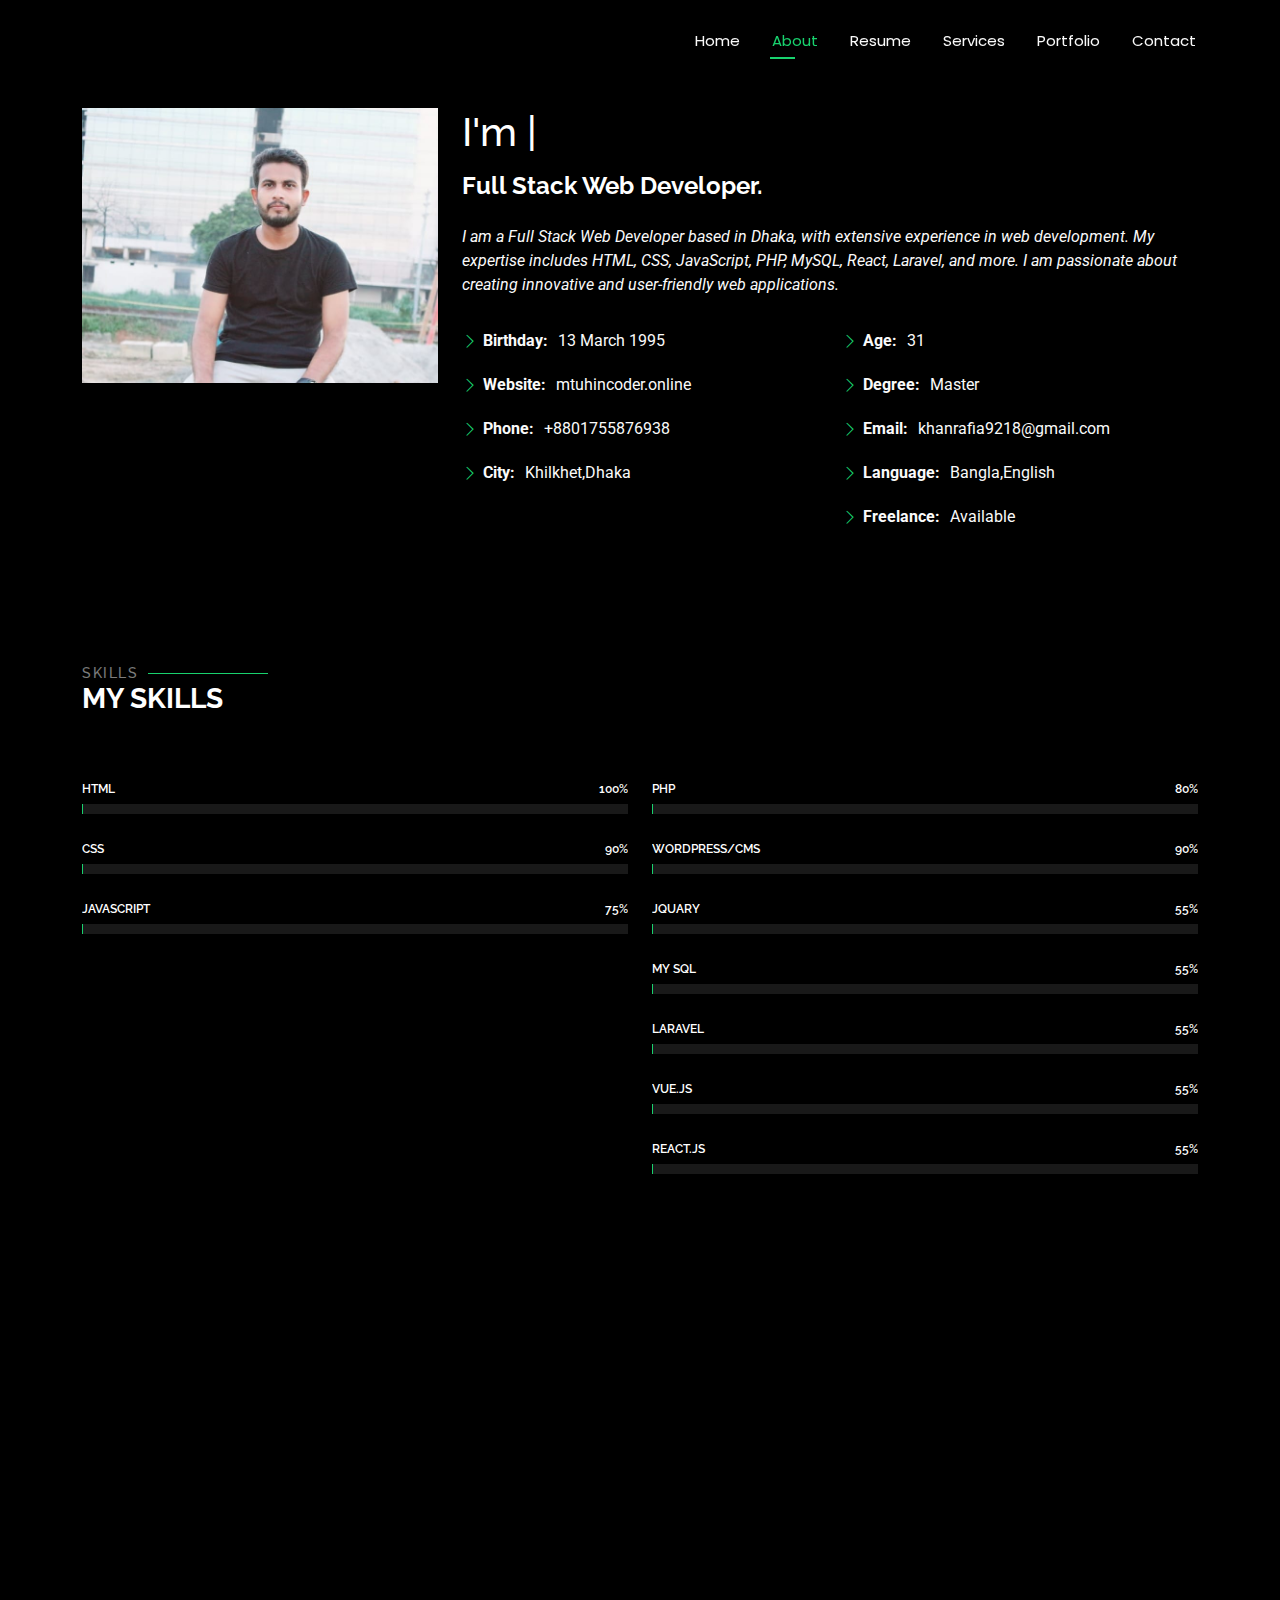
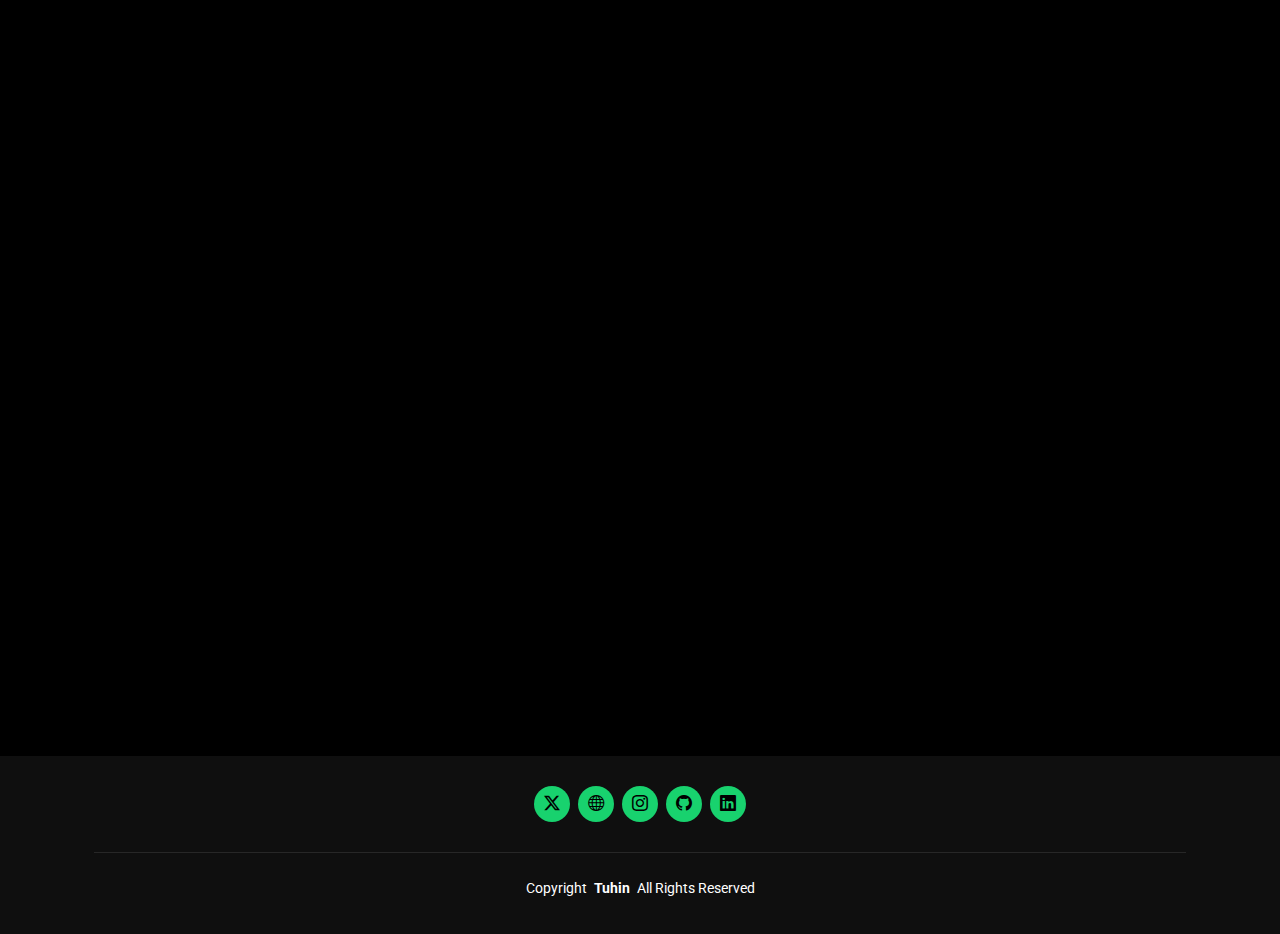
<file: Personal/about.html>
<!DOCTYPE html>
<html lang="en">

<head>
  <meta charset="utf-8">
  <meta content="width=device-width, initial-scale=1.0" name="viewport">
  <title>Rafia Khan Tuly</title>
  <meta name="description" content="">
  <meta name="keywords" content="">

  <!-- Favicons -->
  <link href="assets/img/favicon.png" rel="icon">
  <link href="assets/img/apple-touch-icon.png" rel="apple-touch-icon">

  <!-- Fonts -->
  <link href="https://fonts.googleapis.com" rel="preconnect">
  <link href="https://fonts.gstatic.com" rel="preconnect" crossorigin>
  <link href="https://fonts.googleapis.com/css2?family=Roboto:ital,wght@0,100;0,300;0,400;0,500;0,700;0,900;1,100;1,300;1,400;1,500;1,700;1,900&family=Poppins:ital,wght@0,100;0,200;0,300;0,400;0,500;0,600;0,700;0,800;0,900;1,100;1,200;1,300;1,400;1,500;1,600;1,700;1,800;1,900&family=Raleway:ital,wght@0,100;0,200;0,300;0,400;0,500;0,600;0,700;0,800;0,900;1,100;1,200;1,300;1,400;1,500;1,600;1,700;1,800;1,900&display=swap" rel="stylesheet">

  <!-- Vendor CSS Files -->
  <link href="assets/vendor/bootstrap/css/bootstrap.min.css" rel="stylesheet">
  <link href="assets/vendor/bootstrap-icons/bootstrap-icons.css" rel="stylesheet">
  <link href="assets/vendor/aos/aos.css" rel="stylesheet">
  <link href="assets/vendor/swiper/swiper-bundle.min.css" rel="stylesheet">
  <link href="assets/vendor/glightbox/css/glightbox.min.css" rel="stylesheet">

  <!-- Main CSS File -->
  <link href="assets/css/main.css" rel="stylesheet">

  <!-- =======================================================
  * Template Name: Personal
  * Template URL: https://bootstrapmade.com/personal-free-resume-bootstrap-template/
  * Updated: Aug 07 2024 with Bootstrap v5.3.3
  * Author: BootstrapMade.com
  * License: https://bootstrapmade.com/license/
  ======================================================== -->
</head>

<body class="about-page">

  <header id="header" class="header d-flex align-items-center fixed-top">
    <div class="container-fluid container-xl position-relative d-flex align-items-center justify-content-between">

      <a href="index.html" class="logo d-flex align-items-center">
        <!-- Uncomment the line below if you also wish to use an image logo -->
        <!-- <img src="assets/img/logo.png" alt=""> -->
        <!-- <h1 class="sitename">Personal</h1>
      </a> -->

      <nav id="navmenu" class="navmenu">
        <ul>
          <li><a href="index.html">Home</a></li>
          <li><a href="about.html" class="active">About</a></li>
          <li><a href="resume.html">Resume</a></li>
          <li><a href="services.html">Services</a></li>
          <li><a href="portfolio.html">Portfolio</a></li>
          <!-- <li class="dropdown"><a href="#"><span>Dropdown</span> <i class="bi bi-chevron-down toggle-dropdown"></i></a>
            <ul>
              <li><a href="#">Dropdown 1</a></li>
              <li class="dropdown"><a href="#"><span>Deep Dropdown</span> <i class="bi bi-chevron-down toggle-dropdown"></i></a>
                <ul>
                  <li><a href="#">Deep Dropdown 1</a></li>
                  <li><a href="#">Deep Dropdown 2</a></li>
                  <li><a href="#">Deep Dropdown 3</a></li>
                  <li><a href="#">Deep Dropdown 4</a></li>
                  <li><a href="#">Deep Dropdown 5</a></li>
                </ul>
              </li>
              <li><a href="#">Dropdown 2</a></li>
              <li><a href="#">Dropdown 3</a></li>
              <li><a href="#">Dropdown 4</a></li>
            </ul>
          </li> -->
          <li><a href="contact.html">Contact</a></li>
        </ul>
        <i class="mobile-nav-toggle d-xl-none bi bi-list"></i>
      </nav>

    </div>
  </header>

  <main class="main"><br><br>

    <!-- Page Title -->
    <!-- <div class="page-title" data-aos="fade">
      <div class="heading">
        <div class="container">
          <div class="row d-flex justify-content-center text-center">
            <div class="col-lg-8">
              <h1>About</h1>
              <p class="mb-0">Odio et unde deleniti. Deserunt numquam exercitationem. Officiis quo odio sint voluptas consequatur ut a odio voluptatem. Sit dolorum debitis veritatis natus dolores. Quasi ratione sint. Sit quaerat ipsum dolorem.</p>
            </div>
          </div>
        </div>
      </div>
      <nav class="breadcrumbs">
        <div class="container">
          <ol>
            <li><a href="index.html">Home</a></li>
            <li class="current">About</li>
          </ol>
        </div>
      </nav>
    </div> -->
    <!-- End Page Title -->

    <!-- About Section -->
    <section id="about" class="about section">

      <div class="container" data-aos="fade-up" data-aos-delay="100">

        <div class="row gy-4 justify-content-center">
          <div class="col-lg-4">
            <img src="assets/img/tuhin.jpg" class="img-fluid" alt="">
          </div>
          <div class="col-lg-8 content">
           <h1> <p>I'm <span class="typed" data-typed-items=", Tuhin Mia">Photographer</span><span class="typed-cursor typed-cursor--blink"></span></p></h1>
            <h2>Full Stack  Web Developer.</h2>
            <p class="fst-italic py-3">
              I am a Full Stack Web Developer based in Dhaka, with extensive experience in web development. My expertise includes HTML, CSS, JavaScript, PHP, MySQL, React, Laravel, and more. I am passionate about creating innovative and user-friendly web applications.
            </p>
            <div class="row">
              <div class="col-lg-6">
                <ul>
                  <li><i class="bi bi-chevron-right"></i> <strong>Birthday:</strong> <span>13 March 1995</span></li>
                  <li><i class="bi bi-chevron-right"></i> <strong>Website:</strong> <span>mtuhincoder.online</span></li>
                  <li><i class="bi bi-chevron-right"></i> <strong>Phone:</strong> <span>+8801755876938</span></li>
                  <li><i class="bi bi-chevron-right"></i> <strong>City:</strong> <span>Khilkhet,Dhaka</span></li>
                </ul>
              </div>
              <div class="col-lg-6">
                <ul>
                  <li><i class="bi bi-chevron-right"></i> <strong>Age:</strong> <span>31</span></li>
                  <li><i class="bi bi-chevron-right"></i> <strong>Degree:</strong> <span>Master</span></li>
                  <li><i class="bi bi-chevron-right"></i> <strong>Email:</strong> <span>khanrafia9218@gmail.com</span></li>
                  <li><i class="bi bi-chevron-right"></i> <strong>Language:</strong> <span>Bangla,English</span></li>
                  <li><i class="bi bi-chevron-right"></i> <strong>Freelance:</strong> <span>Available</span></li>
                </ul>
              </div>
            </div>
            <!-- <p class="py-3">
              Officiis eligendi itaque labore et dolorum mollitia officiis optio vero. Quisquam sunt adipisci omnis et ut. Nulla accusantium dolor incidunt officia tempore. Et eius omnis.
              Cupiditate ut dicta maxime officiis quidem quia. Sed et consectetur qui quia repellendus itaque neque.
            </p> -->
          </div>
        </div>

      </div>

    </section><!-- /About Section -->

    <!-- Stats Section -->
    <!-- <section id="stats" class="stats section">

      <div class="container" data-aos="fade-up" data-aos-delay="100">

        <div class="row gy-4">

          <div class="col-lg-3 col-md-6 d-flex flex-column align-items-center">
            <i class="bi bi-emoji-smile"></i>
            <div class="stats-item">
              <span data-purecounter-start="0" data-purecounter-end="232" data-purecounter-duration="1" class="purecounter"></span>
              <p>Happy Clients</p>
            </div>
          </div><!-- End Stats Item -->
<!-- 
          <div class="col-lg-3 col-md-6 d-flex flex-column align-items-center">
            <i class="bi bi-journal-richtext"></i>
            <div class="stats-item">
              <span data-purecounter-start="0" data-purecounter-end="521" data-purecounter-duration="1" class="purecounter"></span>
              <p>Projects</p>
            </div>
          </div>End Stats Item -->

          <!-- <div class="col-lg-3 col-md-6 d-flex flex-column align-items-center">
            <i class="bi bi-headset"></i>
            <div class="stats-item">
              <span data-purecounter-start="0" data-purecounter-end="1463" data-purecounter-duration="1" class="purecounter"></span>
              <p>Hours Of Support</p>
            </div>
          </div>End Stats Item -->

          <!-- <div class="col-lg-3 col-md-6 d-flex flex-column align-items-center">
            <i class="bi bi-people"></i>
            <div class="stats-item">
              <span data-purecounter-start="0" data-purecounter-end="15" data-purecounter-duration="1" class="purecounter"></span>
              <p>Hard Workers</p>
            </div>
          </div>End Stats Item -->

        <!-- </div>

      </div>

    </section> -->
    <!-- /Stats Section -->

    <!-- Skills Section -->
    <section id="skills" class="skills section">

      <!-- Section Title -->
      <div class="container section-title" data-aos="fade-up">
        <h2>Skills</h2>
        <div><span>My</span> <span class="description-title">Skills</span></div>
      </div><!-- End Section Title -->

      <div class="container" data-aos="fade-up" data-aos-delay="100">

        <div class="row skills-content skills-animation">

          <div class="col-lg-6">

            <div class="progress">
              <span class="skill"><span>HTML</span> <i class="val">100%</i></span>
              <div class="progress-bar-wrap">
                <div class="progress-bar" role="progressbar" aria-valuenow="100" aria-valuemin="0" aria-valuemax="100"></div>
              </div>
            </div><!-- End Skills Item -->

            <div class="progress">
              <span class="skill"><span>CSS</span> <i class="val">90%</i></span>
              <div class="progress-bar-wrap">
                <div class="progress-bar" role="progressbar" aria-valuenow="90" aria-valuemin="0" aria-valuemax="100"></div>
              </div>
            </div><!-- End Skills Item -->

            <div class="progress">
              <span class="skill"><span>JavaScript</span> <i class="val">75%</i></span>
              <div class="progress-bar-wrap">
                <div class="progress-bar" role="progressbar" aria-valuenow="75" aria-valuemin="0" aria-valuemax="100"></div>
              </div>
            </div><!-- End Skills Item -->

          </div>

          <div class="col-lg-6">

            <div class="progress">
              <span class="skill"><span>PHP</span> <i class="val">80%</i></span>
              <div class="progress-bar-wrap">
                <div class="progress-bar" role="progressbar" aria-valuenow="80" aria-valuemin="0" aria-valuemax="100"></div>
              </div>
            </div><!-- End Skills Item -->

            <div class="progress">
              <span class="skill"><span>WordPress/CMS</span> <i class="val">90%</i></span>
              <div class="progress-bar-wrap">
                <div class="progress-bar" role="progressbar" aria-valuenow="90" aria-valuemin="0" aria-valuemax="100"></div>
              </div>
            </div><!-- End Skills Item -->

            <div class="progress">
              <span class="skill"><span>jQuary</span> <i class="val">55%</i></span>
              <div class="progress-bar-wrap">
                <div class="progress-bar" role="progressbar" aria-valuenow="55" aria-valuemin="0" aria-valuemax="100"></div>
              </div>
            </div><!-- End Skills Item -->

            <div class="progress">
              <span class="skill"><span>MY Sql</span> <i class="val">55%</i></span>
              <div class="progress-bar-wrap">
                <div class="progress-bar" role="progressbar" aria-valuenow="55" aria-valuemin="0" aria-valuemax="100"></div>
              </div>
            </div>

            <div class="progress">
              <span class="skill"><span>Laravel</span> <i class="val">55%</i></span>
              <div class="progress-bar-wrap">
                <div class="progress-bar" role="progressbar" aria-valuenow="55" aria-valuemin="0" aria-valuemax="100"></div>
              </div>
            </div>

            <div class="progress">
              <span class="skill"><span>Vue.js</span> <i class="val">55%</i></span>
              <div class="progress-bar-wrap">
                <div class="progress-bar" role="progressbar" aria-valuenow="55" aria-valuemin="0" aria-valuemax="100"></div>
              </div>
            </div>

            <div class="progress">
              <span class="skill"><span>React.js</span> <i class="val">55%</i></span>
              <div class="progress-bar-wrap">
                <div class="progress-bar" role="progressbar" aria-valuenow="55" aria-valuemin="0" aria-valuemax="100"></div>
              </div>
            </div>

          </div>

        </div>

      </div>

    </section><!-- /Skills Section -->

    <!-- Interests Section -->
    <section id="interests" class="interests section">

      <!-- Section Title -->
      <div class="container section-title" data-aos="fade-up">
        <h2>Features</h2>
        <div><span>I'm</span> <span class="description-title">interested in</span></div>
      </div><!-- End Section Title -->

      <div class="container">

        <div class="row gy-4">

          <div class="col-lg-3 col-md-4" data-aos="fade-up" data-aos-delay="100">
            <div class="features-item">
              <i class="bi bi-eye" style="color: #ffbb2c;"></i>
              <h3><a href="" class="stretched-link">HTML</a></h3>
            </div>
          </div><!-- End Feature Item -->

          <div class="col-lg-3 col-md-4" data-aos="fade-up" data-aos-delay="200">
            <div class="features-item">
              <i class="bi bi-infinity" style="color: #5578ff;"></i>
              <h3><a href="" class="stretched-link">CSS</a></h3>
            </div>
          </div><!-- End Feature Item -->

          <div class="col-lg-3 col-md-4" data-aos="fade-up" data-aos-delay="300">
            <div class="features-item">
              <i class="bi bi-mortarboard" style="color: #e80368;"></i>
              <h3><a href="" class="stretched-link">JAVA SCRIPT</a></h3>
            </div>
          </div><!-- End Feature Item -->

          <div class="col-lg-3 col-md-4" data-aos="fade-up" data-aos-delay="400">
            <div class="features-item">
              <i class="bi bi-nut" style="color: #e361ff;"></i>
              <h3><a href="" class="stretched-link">PHP</a></h3>
            </div>
          </div><!-- End Feature Item -->

          <div class="col-lg-3 col-md-4" data-aos="fade-up" data-aos-delay="500">
            <div class="features-item">
              <i class="bi bi-shuffle" style="color: #47aeff;"></i>
              <h3><a href="" class="stretched-link">MY SQL</a></h3>
            </div>
          </div><!-- End Feature Item -->

          <div class="col-lg-3 col-md-4" data-aos="fade-up" data-aos-delay="600">
            <div class="features-item">
              <i class="bi bi-star" style="color: #ffa76e;"></i>
              <h3><a href="" class="stretched-link">Jquery</a></h3>
            </div>
          </div><!-- End Feature Item -->

          <div class="col-lg-3 col-md-4" data-aos="fade-up" data-aos-delay="700">
            <div class="features-item">
              <i class="bi bi-x-diamond" style="color: #11dbcf;"></i>
              <h3><a href="" class="stretched-link">WORDPRESS</a></h3>
            </div>
          </div><!-- End Feature Item -->

          <div class="col-lg-3 col-md-4" data-aos="fade-up" data-aos-delay="800">
            <div class="features-item">
              <i class="bi bi-camera-video" style="color: #4233ff;"></i>
              <h3><a href="" class="stretched-link">REACT.JS</a></h3>
            </div>
          </div><!-- End Feature Item -->

          <div class="col-lg-3 col-md-4" data-aos="fade-up" data-aos-delay="900">
            <div class="features-item">
              <i class="bi bi-command" style="color: #b2904f;"></i>
              <h3><a href="" class="stretched-link">LARAVEL</a></h3>
            </div>
          </div><!-- End Feature Item -->

          <div class="col-lg-3 col-md-4" data-aos="fade-up" data-aos-delay="1000">
            <div class="features-item">
              <i class="bi bi-dribbble" style="color: #b20969;"></i>
              <h3><a href="" class="stretched-link">VUE.JS</a></h3>
            </div>
          </div><!-- End Feature Item -->

          <!-- <div class="col-lg-3 col-md-4" data-aos="fade-up" data-aos-delay="1100">
            <div class="features-item">
              <i class="bi bi-activity" style="color: #ff5828;"></i>
              <h3><a href="" class="stretched-link">Verdo Park</a></h3>
            </div>
          </div>End Feature Item -->

          <!-- <div class="col-lg-3 col-md-4" data-aos="fade-up" data-aos-delay="1200">
            <div class="features-item">
              <i class="bi bi-brightness-high" style="color: #29cc61;"></i>
              <h3><a href="" class="stretched-link">Flavor Nivelanda</a></h3>
            </div>
          </div>End Feature Item -->

        </div>

      </div>

    </section><!-- /Interests Section -->

    <!-- Testimonials Section -->
    <section id="testimonials" class="testimonials section">

      <!-- Section Title -->
      <div class="container section-title" data-aos="fade-up">
        <h2>Testimonials</h2>
        <div><span>Check my</span> <span class="description-title">Testimonials</span></div>
      </div><!-- End Section Title -->

      <div class="container" data-aos="fade-up" data-aos-delay="100">

        <div class="swiper init-swiper" data-speed="600" data-delay="5000" data-breakpoints="{ &quot;320&quot;: { &quot;slidesPerView&quot;: 1, &quot;spaceBetween&quot;: 40 }, &quot;1200&quot;: { &quot;slidesPerView&quot;: 3, &quot;spaceBetween&quot;: 40 } }">
          <script type="application/json" class="swiper-config">
            {
              "loop": true,
              "speed": 600,
              "autoplay": {
                "delay": 5000
              },
              "slidesPerView": "auto",
              "pagination": {
                "el": ".swiper-pagination",
                "type": "bullets",
                "clickable": true
              },
              "breakpoints": {
                "320": {
                  "slidesPerView": 1,
                  "spaceBetween": 40
                },
                "1200": {
                  "slidesPerView": 3,
                  "spaceBetween": 20
                }
              }
            }
          </script>
          <div class="swiper-wrapper">

            <div class="swiper-slide">
              <div class="testimonial-item" "="">
            <p>
              <i class=" bi bi-quote quote-icon-left"></i>
                <span>Proin iaculis purus consequat sem cure digni ssim donec porttitora entum suscipit rhoncus. Accusantium quam, ultricies eget id, aliquam eget nibh et. Maecen aliquam, risus at semper.</span>
                <i class="bi bi-quote quote-icon-right"></i>
                </p>
                <img src="assets/img/testimonials/testimonials-1.jpg" class="testimonial-img" alt="">
                <h3>Saul Goodman</h3>
                <h4>Ceo &amp; Founder</h4>
              </div>
            </div><!-- End testimonial item -->

            <div class="swiper-slide">
              <div class="testimonial-item">
                <p>
                  <i class="bi bi-quote quote-icon-left"></i>
                  <span>Export tempor illum tamen malis malis eram quae irure esse labore quem cillum quid malis quorum velit fore eram velit sunt aliqua noster fugiat irure amet legam anim culpa.</span>
                  <i class="bi bi-quote quote-icon-right"></i>
                </p>
                <img src="assets/img/testimonials/testimonials-2.jpg" class="testimonial-img" alt="">
                <h3>Sara Wilsson</h3>
                <h4>Designer</h4>
              </div>
            </div><!-- End testimonial item -->

            <div class="swiper-slide">
              <div class="testimonial-item">
                <p>
                  <i class="bi bi-quote quote-icon-left"></i>
                  <span>Enim nisi quem export duis labore cillum quae magna enim sint quorum nulla quem veniam duis minim tempor labore quem eram duis noster aute amet eram fore quis sint minim.</span>
                  <i class="bi bi-quote quote-icon-right"></i>
                </p>
                <img src="assets/img/testimonials/testimonials-3.jpg" class="testimonial-img" alt="">
                <h3>Jena Karlis</h3>
                <h4>Store Owner</h4>
              </div>
            </div><!-- End testimonial item -->

            <div class="swiper-slide">
              <div class="testimonial-item">
                <p>
                  <i class="bi bi-quote quote-icon-left"></i>
                  <span>Fugiat enim eram quae cillum dolore dolor amet nulla culpa multos export minim fugiat dolor enim duis veniam ipsum anim magna sunt elit fore quem dolore labore illum veniam.</span>
                  <i class="bi bi-quote quote-icon-right"></i>
                </p>
                <img src="assets/img/testimonials/testimonials-4.jpg" class="testimonial-img" alt="">
                <h3>Matt Brandon</h3>
                <h4>Freelancer</h4>
              </div>
            </div><!-- End testimonial item -->

            <div class="swiper-slide">
              <div class="testimonial-item">
                <p>
                  <i class="bi bi-quote quote-icon-left"></i>
                  <span>Quis quorum aliqua sint quem legam fore sunt eram irure aliqua veniam tempor noster veniam sunt culpa nulla illum cillum fugiat legam esse veniam culpa fore nisi cillum quid.</span>
                  <i class="bi bi-quote quote-icon-right"></i>
                </p>
                <img src="assets/img/testimonials/testimonials-5.jpg" class="testimonial-img" alt="">
                <h3>John Larson</h3>
                <h4>Entrepreneur</h4>
              </div>
            </div><!-- End testimonial item -->

          </div>
          <div class="swiper-pagination"></div>
        </div>

      </div>

    </section><!-- /Testimonials Section -->

  </main>

  <footer id="footer" class="footer dark-background">
    <div class="container">
      <!-- <h3 class="sitename">Personal</h3>
      <p>Et aut eum quis fuga eos sunt ipsa nihil. Labore corporis magni eligendi fuga maxime saepe commodi placeat.</p> -->
      <div class="social-links d-flex justify-content-center">
        <a href=""><i class="bi bi-twitter-x"></i></a>
        <a href="mtuhincoder.online"><i class="bi bi-globe"></i></a>
        <a href=""><i class="bi bi-instagram"></i></a>
        <a href="https://github.com/tuhinahmed95"><i class="bi bi-github"></i></a>
        <a href="https://www.linkedin.com/in/md-tuhin-mia-656038291/"><i class="bi bi-linkedin"></i></a>
      </div>
      <div class="container">
        <div class="copyright">
          <span>Copyright</span> <strong class="px-1 sitename">Tuhin</strong> <span>All Rights Reserved</span>
        </div>
        <div class="credits">
          <!-- All the links in the footer should remain intact. -->
          <!-- You can delete the links only if you've purchased the pro version. -->
          <!-- Licensing information: https://bootstrapmade.com/license/ -->
          <!-- Purchase the pro version with working PHP/AJAX contact form: [buy-url]
          Designed by <a href="https://bootstrapmade.com/">BootstrapMade</a>
        </div> -->
      </div>
    </div>
  </footer>

  <!-- Scroll Top -->
  <a href="#" id="scroll-top" class="scroll-top d-flex align-items-center justify-content-center"><i class="bi bi-arrow-up-short"></i></a>

  <!-- Preloader -->
  <div id="preloader"></div>

  <!-- Vendor JS Files -->
  <script src="assets/vendor/bootstrap/js/bootstrap.bundle.min.js"></script>
  <script src="assets/vendor/php-email-form/validate.js"></script>
  <script src="assets/vendor/aos/aos.js"></script>
  <script src="assets/vendor/typed.js/typed.umd.js"></script>
  <script src="assets/vendor/purecounter/purecounter_vanilla.js"></script>
  <script src="assets/vendor/waypoints/noframework.waypoints.js"></script>
  <script src="assets/vendor/swiper/swiper-bundle.min.js"></script>
  <script src="assets/vendor/glightbox/js/glightbox.min.js"></script>
  <script src="assets/vendor/imagesloaded/imagesloaded.pkgd.min.js"></script>
  <script src="assets/vendor/isotope-layout/isotope.pkgd.min.js"></script>

  <!-- Main JS File -->
  <script src="assets/js/main.js"></script>

</body>

</html>
</file>
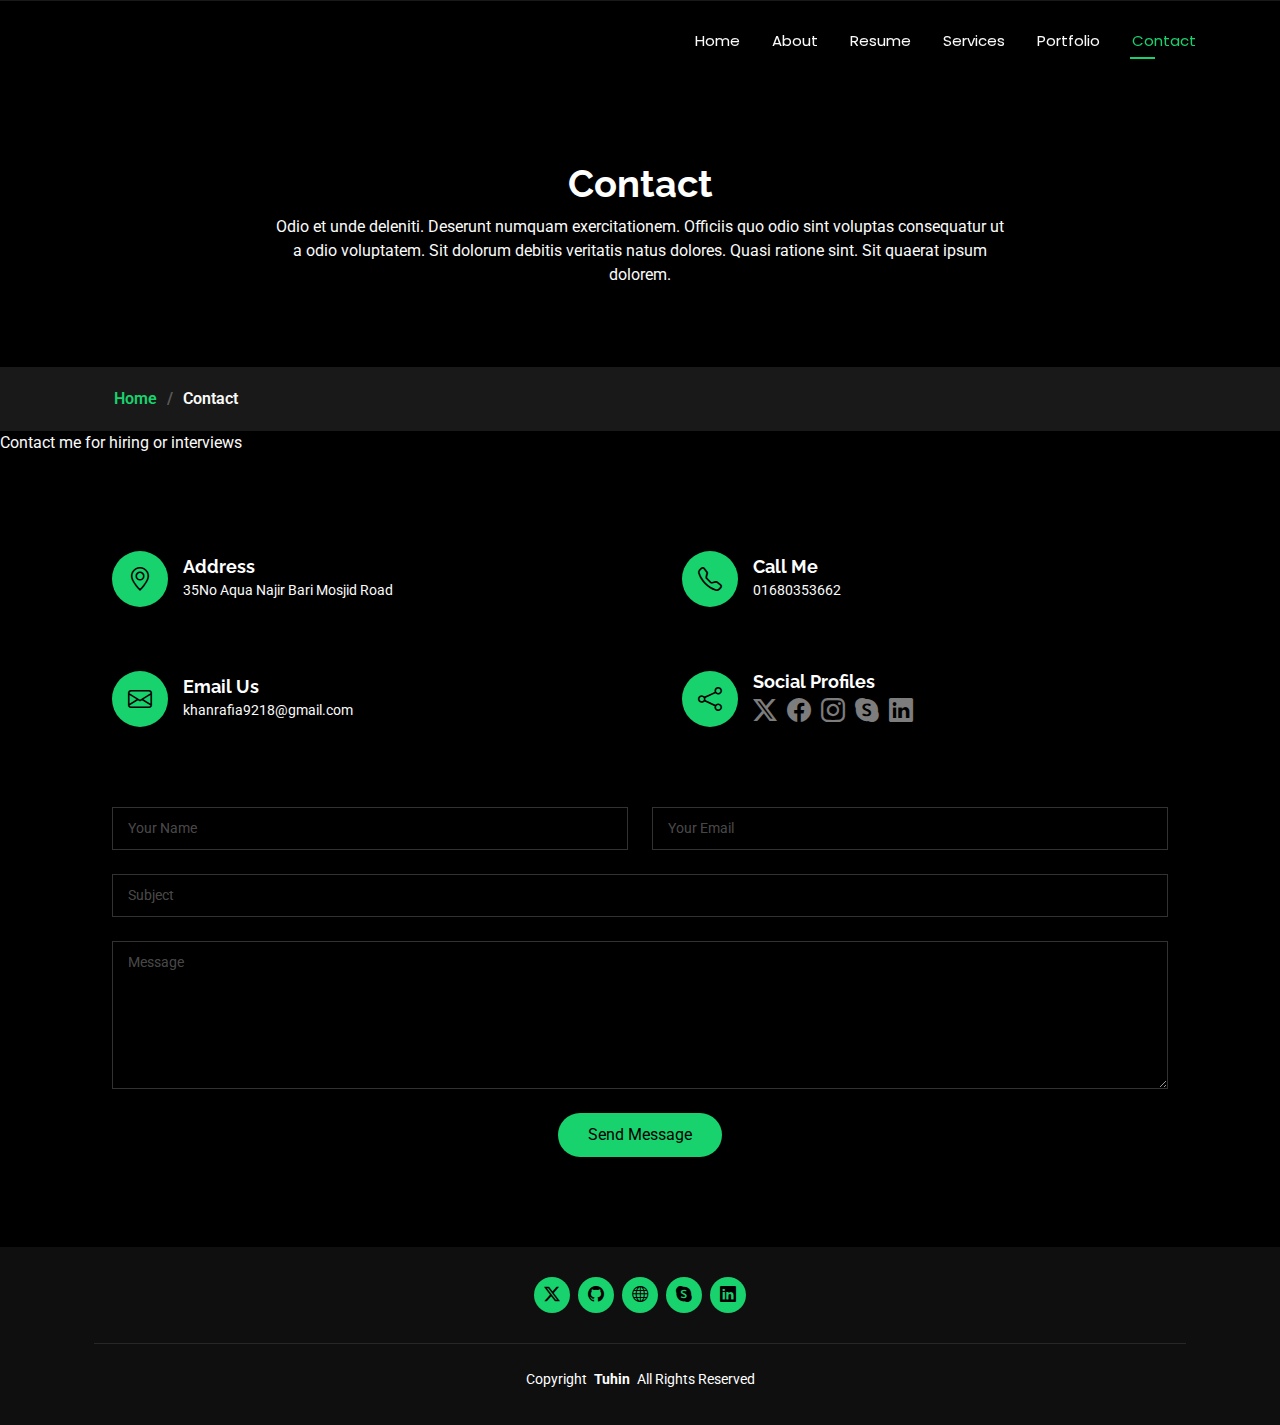
<file: Personal/contact.html>
<!DOCTYPE html>
<html lang="en">

<head>
  <meta charset="utf-8">
  <meta content="width=device-width, initial-scale=1.0" name="viewport">
  <title>Contact - Personal Bootstrap Template</title>
  <meta name="description" content="">
  <meta name="keywords" content="">

  <!-- Favicons -->
  <link href="assets/img/favicon.png" rel="icon">
  <link href="assets/img/apple-touch-icon.png" rel="apple-touch-icon">

  <!-- Fonts -->
  <link href="https://fonts.googleapis.com" rel="preconnect">
  <link href="https://fonts.gstatic.com" rel="preconnect" crossorigin>
  <link href="https://fonts.googleapis.com/css2?family=Roboto:ital,wght@0,100;0,300;0,400;0,500;0,700;0,900;1,100;1,300;1,400;1,500;1,700;1,900&family=Poppins:ital,wght@0,100;0,200;0,300;0,400;0,500;0,600;0,700;0,800;0,900;1,100;1,200;1,300;1,400;1,500;1,600;1,700;1,800;1,900&family=Raleway:ital,wght@0,100;0,200;0,300;0,400;0,500;0,600;0,700;0,800;0,900;1,100;1,200;1,300;1,400;1,500;1,600;1,700;1,800;1,900&display=swap" rel="stylesheet">

  <!-- Vendor CSS Files -->
  <link href="assets/vendor/bootstrap/css/bootstrap.min.css" rel="stylesheet">
  <link href="assets/vendor/bootstrap-icons/bootstrap-icons.css" rel="stylesheet">
  <link href="assets/vendor/aos/aos.css" rel="stylesheet">
  <link href="assets/vendor/swiper/swiper-bundle.min.css" rel="stylesheet">
  <link href="assets/vendor/glightbox/css/glightbox.min.css" rel="stylesheet">

  <!-- Main CSS File -->
  <link href="assets/css/main.css" rel="stylesheet">

  <!-- =======================================================
  * Template Name: Personal
  * Template URL: https://bootstrapmade.com/personal-free-resume-bootstrap-template/
  * Updated: Aug 07 2024 with Bootstrap v5.3.3
  * Author: BootstrapMade.com
  * License: https://bootstrapmade.com/license/
  ======================================================== -->
</head>

<body class="contact-page">

  <header id="header" class="header d-flex align-items-center fixed-top">
    <div class="container-fluid container-xl position-relative d-flex align-items-center justify-content-between">

      <a href="index.html" class="logo d-flex align-items-center">
        <!-- Uncomment the line below if you also wish to use an image logo -->
        <!-- <img src="assets/img/logo.png" alt=""> -->
        <!-- <h1 class="sitename">Personal</h1>
      </a> -->

      <nav id="navmenu" class="navmenu">
        <ul>
          <li><a href="index.html">Home</a></li>
          <li><a href="about.html">About</a></li>
          <li><a href="resume.html">Resume</a></li>
          <li><a href="services.html">Services</a></li>
          <li><a href="portfolio.html">Portfolio</a></li>
          <!-- <li class="dropdown"><a href="#"><span>Dropdown</span> <i class="bi bi-chevron-down toggle-dropdown"></i></a>
            <ul>
              <li><a href="#">Dropdown 1</a></li>
              <li class="dropdown"><a href="#"><span>Deep Dropdown</span> <i class="bi bi-chevron-down toggle-dropdown"></i></a>
                <ul>
                  <li><a href="#">Deep Dropdown 1</a></li>
                  <li><a href="#">Deep Dropdown 2</a></li>
                  <li><a href="#">Deep Dropdown 3</a></li>
                  <li><a href="#">Deep Dropdown 4</a></li>
                  <li><a href="#">Deep Dropdown 5</a></li>
                </ul>
              </li>
              <li><a href="#">Dropdown 2</a></li>
              <li><a href="#">Dropdown 3</a></li>
              <li><a href="#">Dropdown 4</a></li>
            </ul>
          </li> -->
          <li><a href="contact.html" class="active">Contact</a></li>
        </ul>
        <i class="mobile-nav-toggle d-xl-none bi bi-list"></i>
      </nav>

    </div>
  </header>

  <main class="main">

    <!-- Page Title -->
    <div class="page-title" data-aos="fade">
      <div class="heading">
        <div class="container">
          <div class="row d-flex justify-content-center text-center">
            <div class="col-lg-8">
              <h1>Contact</h1>
              <p class="mb-0">Odio et unde deleniti. Deserunt numquam exercitationem. Officiis quo odio sint voluptas consequatur ut a odio voluptatem. Sit dolorum debitis veritatis natus dolores. Quasi ratione sint. Sit quaerat ipsum dolorem.</p>
            </div>
          </div>
        </div>
      </div>
      <nav class="breadcrumbs">
        <div class="container">
          <ol>
            <li><a href="index.html">Home</a></li>
            <li class="current">Contact</li>
          </ol>
        </div>
      </nav>
    </div><!-- End Page Title -->
    <div>
      <p>Contact me for hiring or interviews</p>
    </div>

    <!-- Contact Section -->
    <section id="contact" class="contact section">

      <div class="container" data-aos="fade-up" data-aos-delay="100">

        <div class="row gy-4">

          <div class="col-md-6">
            <div class="info-item d-flex align-items-center" data-aos="fade-up" data-aos-delay="200">
              <i class="icon bi bi-geo-alt flex-shrink-0"></i>
              <div>
                <h3>Address</h3>
                <p>35No Aqua Najir Bari Mosjid Road</p>
              </div>
            </div>
          </div><!-- End Info Item -->

          <div class="col-md-6">
            <div class="info-item d-flex align-items-center" data-aos="fade-up" data-aos-delay="300">
              <i class="icon bi bi-telephone flex-shrink-0"></i>
              <div>
                <h3>Call Me</h3>
                <p>01680353662</p>
              </div>
            </div>
          </div><!-- End Info Item -->

          <div class="col-md-6">
            <div class="info-item d-flex align-items-center" data-aos="fade-up" data-aos-delay="400">
              <i class="icon bi bi-envelope flex-shrink-0"></i>
              <div>
                <h3>Email Us</h3>
                <p>khanrafia9218@gmail.com</p>
              </div>
            </div>
          </div><!-- End Info Item -->

          <div class="col-md-6">
            <div class="info-item d-flex align-items-center" data-aos="fade-up" data-aos-delay="500">
              <i class="icon bi bi-share flex-shrink-0"></i>
              <div>
                <h3>Social Profiles</h3>
                <div class="social-links">
                  <a href="#"><i class="bi bi-twitter-x"></i></a>
                  <a href="#"><i class="bi bi-facebook"></i></a>
                  <a href="#"><i class="bi bi-instagram"></i></a>
                  <a href="#"><i class="bi bi-skype"></i></a>
                  <a href="#"><i class="bi bi-linkedin"></i></a>
                </div>
              </div>
            </div>
          </div><!-- End Info Item -->

        </div>

        <form action="forms/contact.php" method="post" class="php-email-form" data-aos="fade-up" data-aos-delay="600">
          <div class="row gy-4">

            <div class="col-md-6">
              <input type="text" name="name" class="form-control" placeholder="Your Name" required="">
            </div>

            <div class="col-md-6 ">
              <input type="email" class="form-control" name="email" placeholder="Your Email" required="">
            </div>

            <div class="col-md-12">
              <input type="text" class="form-control" name="subject" placeholder="Subject" required="">
            </div>

            <div class="col-md-12">
              <textarea class="form-control" name="message" rows="6" placeholder="Message" required=""></textarea>
            </div>

            <div class="col-md-12 text-center">
              <div class="loading">Loading</div>
              <div class="error-message"></div>
              <div class="sent-message">Your message has been sent. Thank you!</div>

              <button type="submit">Send Message</button>
            </div>

          </div>
        </form><!-- End Contact Form -->

      </div>

    </section><!-- /Contact Section -->

  </main>

  <footer id="footer" class="footer dark-background">
    <div class="container">
      <!-- <h3 class="sitename">Personal</h3>
      <p>Et aut eum quis fuga eos sunt ipsa nihil. Labore corporis magni eligendi fuga maxime saepe commodi placeat.</p> -->
      <div class="social-links d-flex justify-content-center">
        <a href=""><i class="bi bi-twitter-x"></i></a>
        <a href="https://github.com/tuhinahmed95"><i class="bi bi-github"></i></a>
        <a href="mtuhincoder.online"><i class="bi bi-globe"></i></a>
        <a href=""><i class="bi bi-skype"></i></a>
        <a href="https://www.linkedin.com/in/md-tuhin-mia-656038291/"><i class="bi bi-linkedin"></i></a>
      </div>
      <div class="container">
        <div class="copyright">
          <span>Copyright</span> <strong class="px-1 sitename">Tuhin</strong> <span>All Rights Reserved</span>
        </div>
        <div class="credits">
          <!-- All the links in the footer should remain intact. -->
          <!-- You can delete the links only if you've purchased the pro version. -->
          <!-- Licensing information: https://bootstrapmade.com/license/ -->
          <!-- Purchase the pro version with working PHP/AJAX contact form: [buy-url] -->
          <!-- Designed by <a href="https://bootstrapmade.com/">BootstrapMade</a>
        </div> -->
      </div>
    </div>
  </footer>

  <!-- Scroll Top -->
  <a href="#" id="scroll-top" class="scroll-top d-flex align-items-center justify-content-center"><i class="bi bi-arrow-up-short"></i></a>

  <!-- Preloader -->
  <div id="preloader"></div>

  <!-- Vendor JS Files -->
  <script src="assets/vendor/bootstrap/js/bootstrap.bundle.min.js"></script>
  <script src="assets/vendor/php-email-form/validate.js"></script>
  <script src="assets/vendor/aos/aos.js"></script>
  <script src="assets/vendor/typed.js/typed.umd.js"></script>
  <script src="assets/vendor/purecounter/purecounter_vanilla.js"></script>
  <script src="assets/vendor/waypoints/noframework.waypoints.js"></script>
  <script src="assets/vendor/swiper/swiper-bundle.min.js"></script>
  <script src="assets/vendor/glightbox/js/glightbox.min.js"></script>
  <script src="assets/vendor/imagesloaded/imagesloaded.pkgd.min.js"></script>
  <script src="assets/vendor/isotope-layout/isotope.pkgd.min.js"></script>

  <!-- Main JS File -->
  <script src="assets/js/main.js"></script>

</body>

</html>
</file>
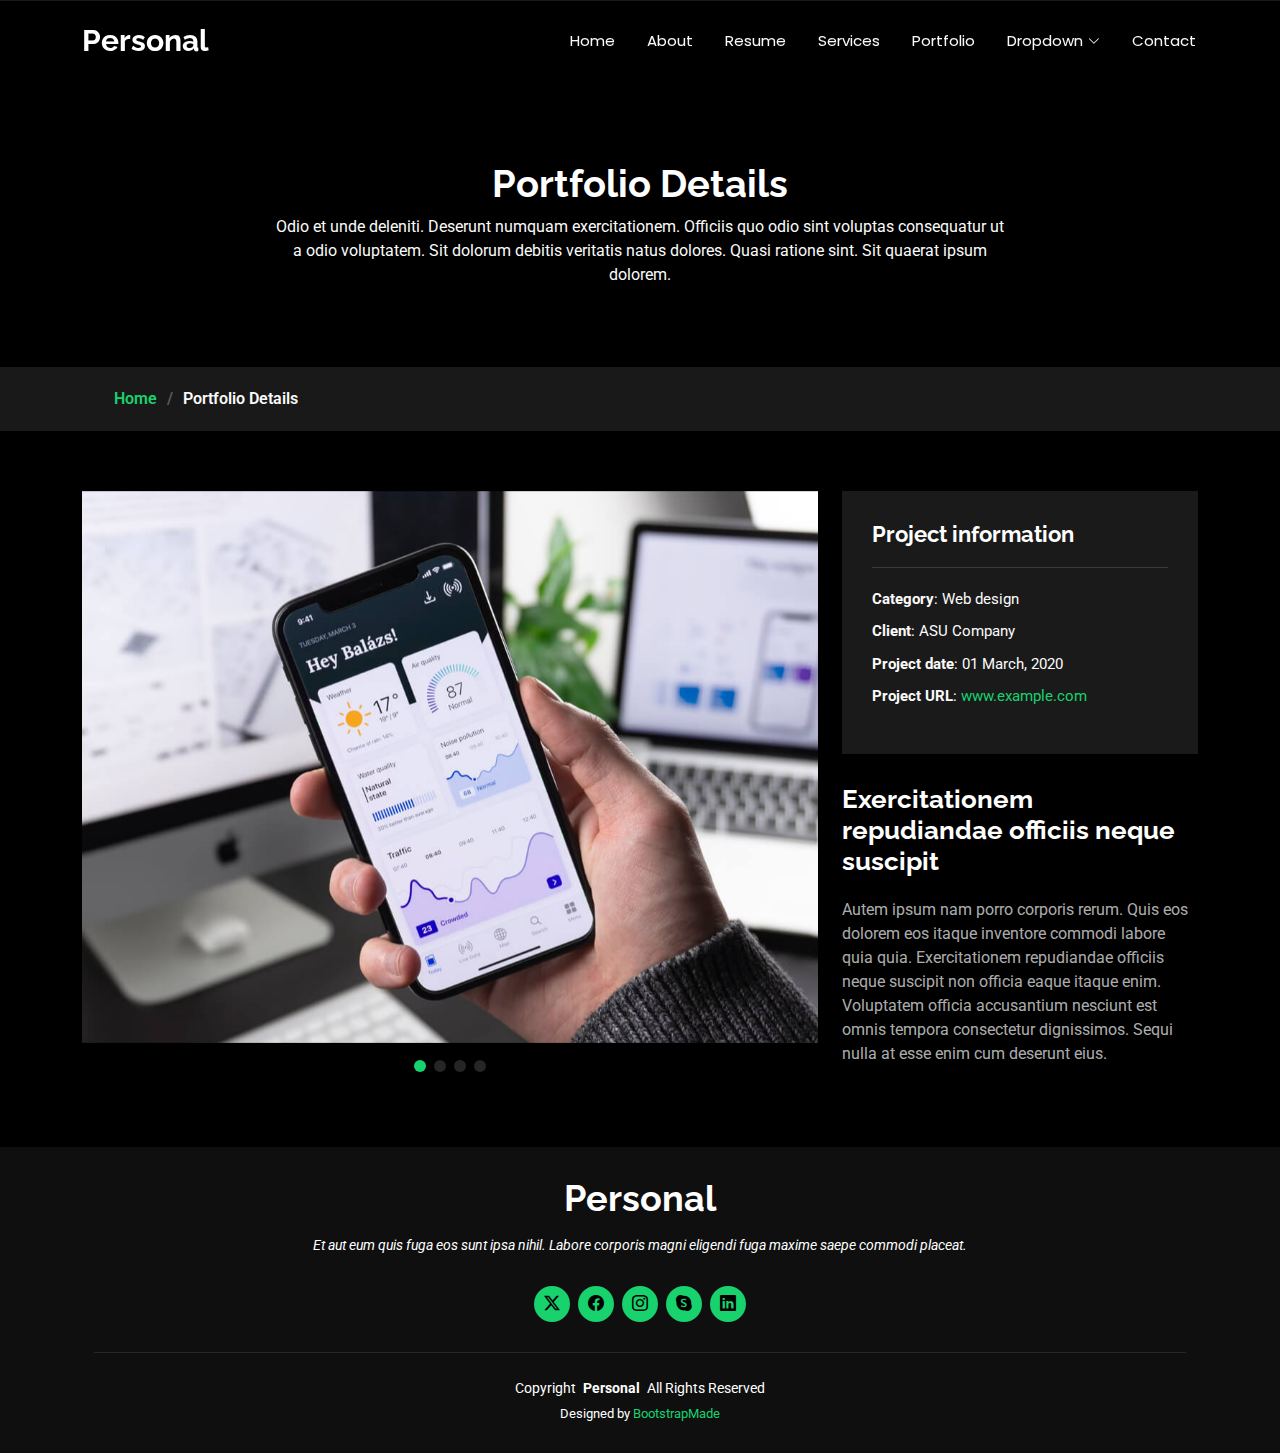
<file: Personal/portfolio-details.html>
<!DOCTYPE html>
<html lang="en">

<head>
  <meta charset="utf-8">
  <meta content="width=device-width, initial-scale=1.0" name="viewport">
  <title>Portfolio Details - Personal Bootstrap Template</title>
  <meta name="description" content="">
  <meta name="keywords" content="">

  <!-- Favicons -->
  <link href="assets/img/favicon.png" rel="icon">
  <link href="assets/img/apple-touch-icon.png" rel="apple-touch-icon">

  <!-- Fonts -->
  <link href="https://fonts.googleapis.com" rel="preconnect">
  <link href="https://fonts.gstatic.com" rel="preconnect" crossorigin>
  <link href="https://fonts.googleapis.com/css2?family=Roboto:ital,wght@0,100;0,300;0,400;0,500;0,700;0,900;1,100;1,300;1,400;1,500;1,700;1,900&family=Poppins:ital,wght@0,100;0,200;0,300;0,400;0,500;0,600;0,700;0,800;0,900;1,100;1,200;1,300;1,400;1,500;1,600;1,700;1,800;1,900&family=Raleway:ital,wght@0,100;0,200;0,300;0,400;0,500;0,600;0,700;0,800;0,900;1,100;1,200;1,300;1,400;1,500;1,600;1,700;1,800;1,900&display=swap" rel="stylesheet">

  <!-- Vendor CSS Files -->
  <link href="assets/vendor/bootstrap/css/bootstrap.min.css" rel="stylesheet">
  <link href="assets/vendor/bootstrap-icons/bootstrap-icons.css" rel="stylesheet">
  <link href="assets/vendor/aos/aos.css" rel="stylesheet">
  <link href="assets/vendor/swiper/swiper-bundle.min.css" rel="stylesheet">
  <link href="assets/vendor/glightbox/css/glightbox.min.css" rel="stylesheet">

  <!-- Main CSS File -->
  <link href="assets/css/main.css" rel="stylesheet">

  <!-- =======================================================
  * Template Name: Personal
  * Template URL: https://bootstrapmade.com/personal-free-resume-bootstrap-template/
  * Updated: Aug 07 2024 with Bootstrap v5.3.3
  * Author: BootstrapMade.com
  * License: https://bootstrapmade.com/license/
  ======================================================== -->
</head>

<body class="portfolio-details-page">

  <header id="header" class="header d-flex align-items-center fixed-top">
    <div class="container-fluid container-xl position-relative d-flex align-items-center justify-content-between">

      <a href="index.html" class="logo d-flex align-items-center">
        <!-- Uncomment the line below if you also wish to use an image logo -->
        <!-- <img src="assets/img/logo.png" alt=""> -->
        <h1 class="sitename">Personal</h1>
      </a>

      <nav id="navmenu" class="navmenu">
        <ul>
          <li><a href="index.html">Home</a></li>
          <li><a href="about.html">About</a></li>
          <li><a href="resume.html">Resume</a></li>
          <li><a href="services.html">Services</a></li>
          <li><a href="portfolio.html">Portfolio</a></li>
          <li class="dropdown"><a href="#"><span>Dropdown</span> <i class="bi bi-chevron-down toggle-dropdown"></i></a>
            <ul>
              <li><a href="#">Dropdown 1</a></li>
              <li class="dropdown"><a href="#"><span>Deep Dropdown</span> <i class="bi bi-chevron-down toggle-dropdown"></i></a>
                <ul>
                  <li><a href="#">Deep Dropdown 1</a></li>
                  <li><a href="#">Deep Dropdown 2</a></li>
                  <li><a href="#">Deep Dropdown 3</a></li>
                  <li><a href="#">Deep Dropdown 4</a></li>
                  <li><a href="#">Deep Dropdown 5</a></li>
                </ul>
              </li>
              <li><a href="#">Dropdown 2</a></li>
              <li><a href="#">Dropdown 3</a></li>
              <li><a href="#">Dropdown 4</a></li>
            </ul>
          </li>
          <li><a href="contact.html">Contact</a></li>
        </ul>
        <i class="mobile-nav-toggle d-xl-none bi bi-list"></i>
      </nav>

    </div>
  </header>

  <main class="main">

    <!-- Page Title -->
    <div class="page-title" data-aos="fade">
      <div class="heading">
        <div class="container">
          <div class="row d-flex justify-content-center text-center">
            <div class="col-lg-8">
              <h1>Portfolio Details</h1>
              <p class="mb-0">Odio et unde deleniti. Deserunt numquam exercitationem. Officiis quo odio sint voluptas consequatur ut a odio voluptatem. Sit dolorum debitis veritatis natus dolores. Quasi ratione sint. Sit quaerat ipsum dolorem.</p>
            </div>
          </div>
        </div>
      </div>
      <nav class="breadcrumbs">
        <div class="container">
          <ol>
            <li><a href="index.html">Home</a></li>
            <li class="current">Portfolio Details</li>
          </ol>
        </div>
      </nav>
    </div><!-- End Page Title -->

    <!-- Portfolio Details Section -->
    <section id="portfolio-details" class="portfolio-details section">

      <div class="container" data-aos="fade-up" data-aos-delay="100">

        <div class="row gy-4">

          <div class="col-lg-8">
            <div class="portfolio-details-slider swiper init-swiper">

              <script type="application/json" class="swiper-config">
                {
                  "loop": true,
                  "speed": 600,
                  "autoplay": {
                    "delay": 5000
                  },
                  "slidesPerView": "auto",
                  "pagination": {
                    "el": ".swiper-pagination",
                    "type": "bullets",
                    "clickable": true
                  }
                }
              </script>

              <div class="swiper-wrapper align-items-center">

                <div class="swiper-slide">
                  <img src="assets/img/portfolio/app-1.jpg" alt="">
                </div>

                <div class="swiper-slide">
                  <img src="assets/img/portfolio/product-1.jpg" alt="">
                </div>

                <div class="swiper-slide">
                  <img src="assets/img/portfolio/branding-1.jpg" alt="">
                </div>

                <div class="swiper-slide">
                  <img src="assets/img/portfolio/books-1.jpg" alt="">
                </div>

              </div>
              <div class="swiper-pagination"></div>
            </div>
          </div>

          <div class="col-lg-4">
            <div class="portfolio-info" data-aos="fade-up" data-aos-delay="200">
              <h3>Project information</h3>
              <ul>
                <li><strong>Category</strong>: Web design</li>
                <li><strong>Client</strong>: ASU Company</li>
                <li><strong>Project date</strong>: 01 March, 2020</li>
                <li><strong>Project URL</strong>: <a href="#">www.example.com</a></li>
              </ul>
            </div>
            <div class="portfolio-description" data-aos="fade-up" data-aos-delay="300">
              <h2>Exercitationem repudiandae officiis neque suscipit</h2>
              <p>
                Autem ipsum nam porro corporis rerum. Quis eos dolorem eos itaque inventore commodi labore quia quia. Exercitationem repudiandae officiis neque suscipit non officia eaque itaque enim. Voluptatem officia accusantium nesciunt est omnis tempora consectetur dignissimos. Sequi nulla at esse enim cum deserunt eius.
              </p>
            </div>
          </div>

        </div>

      </div>

    </section><!-- /Portfolio Details Section -->

  </main>

  <footer id="footer" class="footer dark-background">
    <div class="container">
      <h3 class="sitename">Personal</h3>
      <p>Et aut eum quis fuga eos sunt ipsa nihil. Labore corporis magni eligendi fuga maxime saepe commodi placeat.</p>
      <div class="social-links d-flex justify-content-center">
        <a href=""><i class="bi bi-twitter-x"></i></a>
        <a href=""><i class="bi bi-facebook"></i></a>
        <a href=""><i class="bi bi-instagram"></i></a>
        <a href=""><i class="bi bi-skype"></i></a>
        <a href=""><i class="bi bi-linkedin"></i></a>
      </div>
      <div class="container">
        <div class="copyright">
          <span>Copyright</span> <strong class="px-1 sitename">Personal</strong> <span>All Rights Reserved</span>
        </div>
        <div class="credits">
          <!-- All the links in the footer should remain intact. -->
          <!-- You can delete the links only if you've purchased the pro version. -->
          <!-- Licensing information: https://bootstrapmade.com/license/ -->
          <!-- Purchase the pro version with working PHP/AJAX contact form: [buy-url] -->
          Designed by <a href="https://bootstrapmade.com/">BootstrapMade</a>
        </div>
      </div>
    </div>
  </footer>

  <!-- Scroll Top -->
  <a href="#" id="scroll-top" class="scroll-top d-flex align-items-center justify-content-center"><i class="bi bi-arrow-up-short"></i></a>

  <!-- Preloader -->
  <div id="preloader"></div>

  <!-- Vendor JS Files -->
  <script src="assets/vendor/bootstrap/js/bootstrap.bundle.min.js"></script>
  <script src="assets/vendor/php-email-form/validate.js"></script>
  <script src="assets/vendor/aos/aos.js"></script>
  <script src="assets/vendor/typed.js/typed.umd.js"></script>
  <script src="assets/vendor/purecounter/purecounter_vanilla.js"></script>
  <script src="assets/vendor/waypoints/noframework.waypoints.js"></script>
  <script src="assets/vendor/swiper/swiper-bundle.min.js"></script>
  <script src="assets/vendor/glightbox/js/glightbox.min.js"></script>
  <script src="assets/vendor/imagesloaded/imagesloaded.pkgd.min.js"></script>
  <script src="assets/vendor/isotope-layout/isotope.pkgd.min.js"></script>

  <!-- Main JS File -->
  <script src="assets/js/main.js"></script>

</body>

</html>
</file>
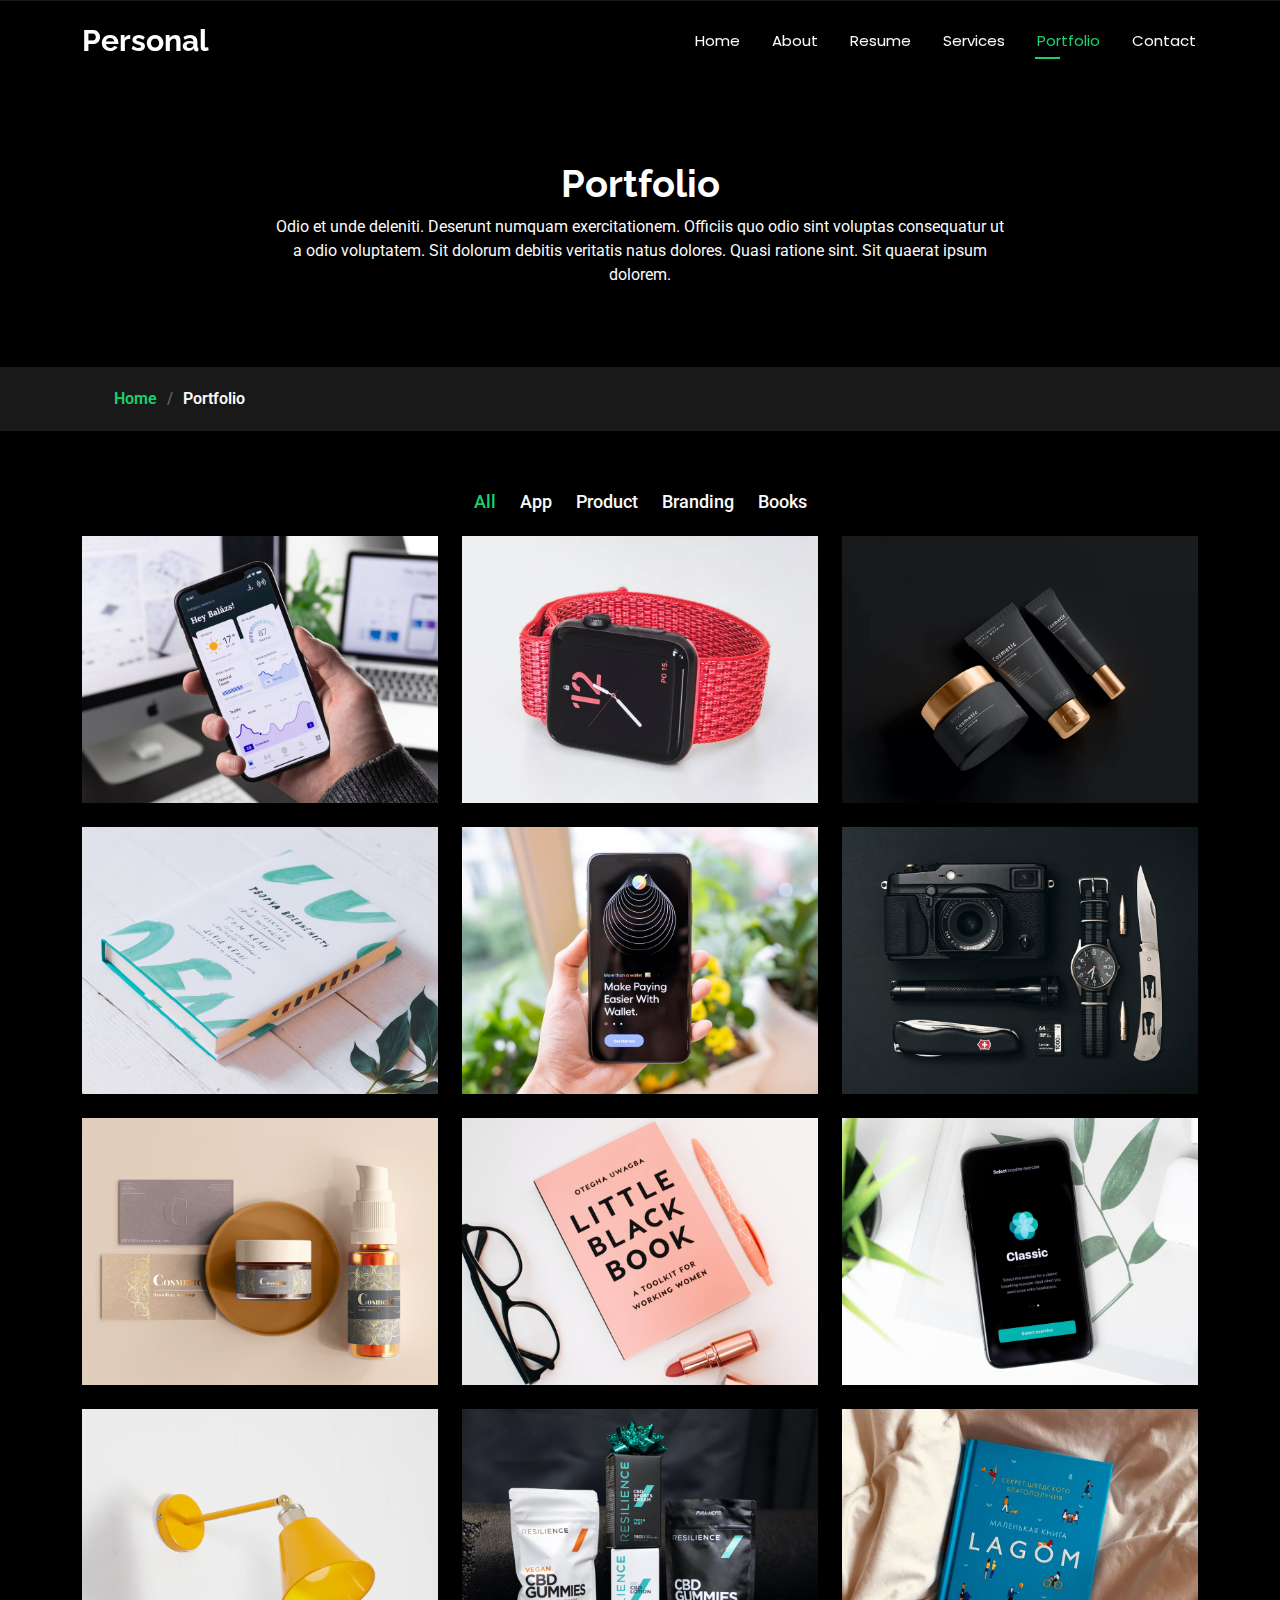
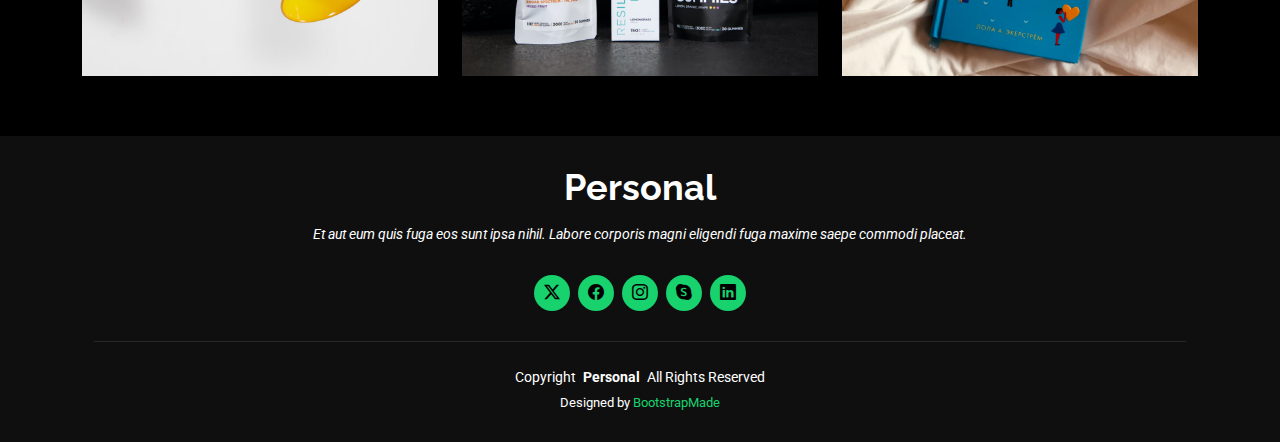
<file: Personal/portfolio.html>
<!DOCTYPE html>
<html lang="en">

<head>
  <meta charset="utf-8">
  <meta content="width=device-width, initial-scale=1.0" name="viewport">
  <title>Portfolio - Personal Bootstrap Template</title>
  <meta name="description" content="">
  <meta name="keywords" content="">

  <!-- Favicons -->
  <link href="assets/img/favicon.png" rel="icon">
  <link href="assets/img/apple-touch-icon.png" rel="apple-touch-icon">

  <!-- Fonts -->
  <link href="https://fonts.googleapis.com" rel="preconnect">
  <link href="https://fonts.gstatic.com" rel="preconnect" crossorigin>
  <link href="https://fonts.googleapis.com/css2?family=Roboto:ital,wght@0,100;0,300;0,400;0,500;0,700;0,900;1,100;1,300;1,400;1,500;1,700;1,900&family=Poppins:ital,wght@0,100;0,200;0,300;0,400;0,500;0,600;0,700;0,800;0,900;1,100;1,200;1,300;1,400;1,500;1,600;1,700;1,800;1,900&family=Raleway:ital,wght@0,100;0,200;0,300;0,400;0,500;0,600;0,700;0,800;0,900;1,100;1,200;1,300;1,400;1,500;1,600;1,700;1,800;1,900&display=swap" rel="stylesheet">

  <!-- Vendor CSS Files -->
  <link href="assets/vendor/bootstrap/css/bootstrap.min.css" rel="stylesheet">
  <link href="assets/vendor/bootstrap-icons/bootstrap-icons.css" rel="stylesheet">
  <link href="assets/vendor/aos/aos.css" rel="stylesheet">
  <link href="assets/vendor/swiper/swiper-bundle.min.css" rel="stylesheet">
  <link href="assets/vendor/glightbox/css/glightbox.min.css" rel="stylesheet">

  <!-- Main CSS File -->
  <link href="assets/css/main.css" rel="stylesheet">

  <!-- =======================================================
  * Template Name: Personal
  * Template URL: https://bootstrapmade.com/personal-free-resume-bootstrap-template/
  * Updated: Aug 07 2024 with Bootstrap v5.3.3
  * Author: BootstrapMade.com
  * License: https://bootstrapmade.com/license/
  ======================================================== -->
</head>

<body class="portfolio-page">

  <header id="header" class="header d-flex align-items-center fixed-top">
    <div class="container-fluid container-xl position-relative d-flex align-items-center justify-content-between">

      <a href="index.html" class="logo d-flex align-items-center">
        <!-- Uncomment the line below if you also wish to use an image logo -->
        <!-- <img src="assets/img/logo.png" alt=""> -->
        <h1 class="sitename">Personal</h1>
      </a>

      <nav id="navmenu" class="navmenu">
        <ul>
          <li><a href="index.html">Home</a></li>
          <li><a href="about.html">About</a></li>
          <li><a href="resume.html">Resume</a></li>
          <li><a href="services.html">Services</a></li>
          <li><a href="portfolio.html" class="active">Portfolio</a></li>
          <!-- <li class="dropdown"><a href="#"><span>Dropdown</span> <i class="bi bi-chevron-down toggle-dropdown"></i></a>
            <ul>
              <li><a href="#">Dropdown 1</a></li>
              <li class="dropdown"><a href="#"><span>Deep Dropdown</span> <i class="bi bi-chevron-down toggle-dropdown"></i></a>
                <ul>
                  <li><a href="#">Deep Dropdown 1</a></li>
                  <li><a href="#">Deep Dropdown 2</a></li>
                  <li><a href="#">Deep Dropdown 3</a></li>
                  <li><a href="#">Deep Dropdown 4</a></li>
                  <li><a href="#">Deep Dropdown 5</a></li>
                </ul>
              </li>
              <li><a href="#">Dropdown 2</a></li>
              <li><a href="#">Dropdown 3</a></li>
              <li><a href="#">Dropdown 4</a></li>
            </ul>
          </li> -->
          <li><a href="contact.html">Contact</a></li>
        </ul>
        <i class="mobile-nav-toggle d-xl-none bi bi-list"></i>
      </nav>

    </div>
  </header>

  <main class="main">

    <!-- Page Title -->
    <div class="page-title" data-aos="fade">
      <div class="heading">
        <div class="container">
          <div class="row d-flex justify-content-center text-center">
            <div class="col-lg-8">
              <h1>Portfolio</h1>
              <p class="mb-0">Odio et unde deleniti. Deserunt numquam exercitationem. Officiis quo odio sint voluptas consequatur ut a odio voluptatem. Sit dolorum debitis veritatis natus dolores. Quasi ratione sint. Sit quaerat ipsum dolorem.</p>
            </div>
          </div>
        </div>
      </div>
      <nav class="breadcrumbs">
        <div class="container">
          <ol>
            <li><a href="index.html">Home</a></li>
            <li class="current">Portfolio</li>
          </ol>
        </div>
      </nav>
    </div><!-- End Page Title -->

    <!-- Portfolio Section -->
    <section id="portfolio" class="portfolio section">

      <div class="container">

        <div class="isotope-layout" data-default-filter="*" data-layout="masonry" data-sort="original-order">

          <ul class="portfolio-filters isotope-filters" data-aos="fade-up" data-aos-delay="100">
            <li data-filter="*" class="filter-active">All</li>
            <li data-filter=".filter-app">App</li>
            <li data-filter=".filter-product">Product</li>
            <li data-filter=".filter-branding">Branding</li>
            <li data-filter=".filter-books">Books</li>
          </ul><!-- End Portfolio Filters -->

          <div class="row gy-4 isotope-container" data-aos="fade-up" data-aos-delay="200">

            <div class="col-lg-4 col-md-6 portfolio-item isotope-item filter-app">
              <div class="portfolio-content h-100">
                <img src="assets/img/portfolio/app-1.jpg" class="img-fluid" alt="">
                <div class="portfolio-info">
                  <h4>App 1</h4>
                  <p>Lorem ipsum, dolor sit amet consectetur</p>
                  <a href="assets/img/portfolio/app-1.jpg" title="App 1" data-gallery="portfolio-gallery-app" class="glightbox preview-link"><i class="bi bi-zoom-in"></i></a>
                  <a href="portfolio-details.html" title="More Details" class="details-link"><i class="bi bi-link-45deg"></i></a>
                </div>
              </div>
            </div><!-- End Portfolio Item -->

            <div class="col-lg-4 col-md-6 portfolio-item isotope-item filter-product">
              <div class="portfolio-content h-100">
                <img src="assets/img/portfolio/product-1.jpg" class="img-fluid" alt="">
                <div class="portfolio-info">
                  <h4>Product 1</h4>
                  <p>Lorem ipsum, dolor sit amet consectetur</p>
                  <a href="assets/img/portfolio/product-1.jpg" title="Product 1" data-gallery="portfolio-gallery-product" class="glightbox preview-link"><i class="bi bi-zoom-in"></i></a>
                  <a href="portfolio-details.html" title="More Details" class="details-link"><i class="bi bi-link-45deg"></i></a>
                </div>
              </div>
            </div><!-- End Portfolio Item -->

            <div class="col-lg-4 col-md-6 portfolio-item isotope-item filter-branding">
              <div class="portfolio-content h-100">
                <img src="assets/img/portfolio/branding-1.jpg" class="img-fluid" alt="">
                <div class="portfolio-info">
                  <h4>Branding 1</h4>
                  <p>Lorem ipsum, dolor sit amet consectetur</p>
                  <a href="assets/img/portfolio/branding-1.jpg" title="Branding 1" data-gallery="portfolio-gallery-branding" class="glightbox preview-link"><i class="bi bi-zoom-in"></i></a>
                  <a href="portfolio-details.html" title="More Details" class="details-link"><i class="bi bi-link-45deg"></i></a>
                </div>
              </div>
            </div><!-- End Portfolio Item -->

            <div class="col-lg-4 col-md-6 portfolio-item isotope-item filter-books">
              <div class="portfolio-content h-100">
                <img src="assets/img/portfolio/books-1.jpg" class="img-fluid" alt="">
                <div class="portfolio-info">
                  <h4>Books 1</h4>
                  <p>Lorem ipsum, dolor sit amet consectetur</p>
                  <a href="assets/img/portfolio/books-1.jpg" title="Branding 1" data-gallery="portfolio-gallery-book" class="glightbox preview-link"><i class="bi bi-zoom-in"></i></a>
                  <a href="portfolio-details.html" title="More Details" class="details-link"><i class="bi bi-link-45deg"></i></a>
                </div>
              </div>
            </div><!-- End Portfolio Item -->

            <div class="col-lg-4 col-md-6 portfolio-item isotope-item filter-app">
              <div class="portfolio-content h-100">
                <img src="assets/img/portfolio/app-2.jpg" class="img-fluid" alt="">
                <div class="portfolio-info">
                  <h4>App 2</h4>
                  <p>Lorem ipsum, dolor sit amet consectetur</p>
                  <a href="assets/img/portfolio/app-2.jpg" title="App 2" data-gallery="portfolio-gallery-app" class="glightbox preview-link"><i class="bi bi-zoom-in"></i></a>
                  <a href="portfolio-details.html" title="More Details" class="details-link"><i class="bi bi-link-45deg"></i></a>
                </div>
              </div>
            </div><!-- End Portfolio Item -->

            <div class="col-lg-4 col-md-6 portfolio-item isotope-item filter-product">
              <div class="portfolio-content h-100">
                <img src="assets/img/portfolio/product-2.jpg" class="img-fluid" alt="">
                <div class="portfolio-info">
                  <h4>Product 2</h4>
                  <p>Lorem ipsum, dolor sit amet consectetur</p>
                  <a href="assets/img/portfolio/product-2.jpg" title="Product 2" data-gallery="portfolio-gallery-product" class="glightbox preview-link"><i class="bi bi-zoom-in"></i></a>
                  <a href="portfolio-details.html" title="More Details" class="details-link"><i class="bi bi-link-45deg"></i></a>
                </div>
              </div>
            </div><!-- End Portfolio Item -->

            <div class="col-lg-4 col-md-6 portfolio-item isotope-item filter-branding">
              <div class="portfolio-content h-100">
                <img src="assets/img/portfolio/branding-2.jpg" class="img-fluid" alt="">
                <div class="portfolio-info">
                  <h4>Branding 2</h4>
                  <p>Lorem ipsum, dolor sit amet consectetur</p>
                  <a href="assets/img/portfolio/branding-2.jpg" title="Branding 2" data-gallery="portfolio-gallery-branding" class="glightbox preview-link"><i class="bi bi-zoom-in"></i></a>
                  <a href="portfolio-details.html" title="More Details" class="details-link"><i class="bi bi-link-45deg"></i></a>
                </div>
              </div>
            </div><!-- End Portfolio Item -->

            <div class="col-lg-4 col-md-6 portfolio-item isotope-item filter-books">
              <div class="portfolio-content h-100">
                <img src="assets/img/portfolio/books-2.jpg" class="img-fluid" alt="">
                <div class="portfolio-info">
                  <h4>Books 2</h4>
                  <p>Lorem ipsum, dolor sit amet consectetur</p>
                  <a href="assets/img/portfolio/books-2.jpg" title="Branding 2" data-gallery="portfolio-gallery-book" class="glightbox preview-link"><i class="bi bi-zoom-in"></i></a>
                  <a href="portfolio-details.html" title="More Details" class="details-link"><i class="bi bi-link-45deg"></i></a>
                </div>
              </div>
            </div><!-- End Portfolio Item -->

            <div class="col-lg-4 col-md-6 portfolio-item isotope-item filter-app">
              <div class="portfolio-content h-100">
                <img src="assets/img/portfolio/app-3.jpg" class="img-fluid" alt="">
                <div class="portfolio-info">
                  <h4>App 3</h4>
                  <p>Lorem ipsum, dolor sit amet consectetur</p>
                  <a href="assets/img/portfolio/app-3.jpg" title="App 3" data-gallery="portfolio-gallery-app" class="glightbox preview-link"><i class="bi bi-zoom-in"></i></a>
                  <a href="portfolio-details.html" title="More Details" class="details-link"><i class="bi bi-link-45deg"></i></a>
                </div>
              </div>
            </div><!-- End Portfolio Item -->

            <div class="col-lg-4 col-md-6 portfolio-item isotope-item filter-product">
              <div class="portfolio-content h-100">
                <img src="assets/img/portfolio/product-3.jpg" class="img-fluid" alt="">
                <div class="portfolio-info">
                  <h4>Product 3</h4>
                  <p>Lorem ipsum, dolor sit amet consectetur</p>
                  <a href="assets/img/portfolio/product-3.jpg" title="Product 3" data-gallery="portfolio-gallery-product" class="glightbox preview-link"><i class="bi bi-zoom-in"></i></a>
                  <a href="portfolio-details.html" title="More Details" class="details-link"><i class="bi bi-link-45deg"></i></a>
                </div>
              </div>
            </div><!-- End Portfolio Item -->

            <div class="col-lg-4 col-md-6 portfolio-item isotope-item filter-branding">
              <div class="portfolio-content h-100">
                <img src="assets/img/portfolio/branding-3.jpg" class="img-fluid" alt="">
                <div class="portfolio-info">
                  <h4>Branding 3</h4>
                  <p>Lorem ipsum, dolor sit amet consectetur</p>
                  <a href="assets/img/portfolio/branding-3.jpg" title="Branding 2" data-gallery="portfolio-gallery-branding" class="glightbox preview-link"><i class="bi bi-zoom-in"></i></a>
                  <a href="portfolio-details.html" title="More Details" class="details-link"><i class="bi bi-link-45deg"></i></a>
                </div>
              </div>
            </div><!-- End Portfolio Item -->

            <div class="col-lg-4 col-md-6 portfolio-item isotope-item filter-books">
              <div class="portfolio-content h-100">
                <img src="assets/img/portfolio/books-3.jpg" class="img-fluid" alt="">
                <div class="portfolio-info">
                  <h4>Books 3</h4>
                  <p>Lorem ipsum, dolor sit amet consectetur</p>
                  <a href="assets/img/portfolio/books-3.jpg" title="Branding 3" data-gallery="portfolio-gallery-book" class="glightbox preview-link"><i class="bi bi-zoom-in"></i></a>
                  <a href="portfolio-details.html" title="More Details" class="details-link"><i class="bi bi-link-45deg"></i></a>
                </div>
              </div>
            </div><!-- End Portfolio Item -->

          </div><!-- End Portfolio Container -->

        </div>

      </div>

    </section><!-- /Portfolio Section -->

  </main>

  <footer id="footer" class="footer dark-background">
    <div class="container">
      <h3 class="sitename">Personal</h3>
      <p>Et aut eum quis fuga eos sunt ipsa nihil. Labore corporis magni eligendi fuga maxime saepe commodi placeat.</p>
      <div class="social-links d-flex justify-content-center">
        <a href=""><i class="bi bi-twitter-x"></i></a>
        <a href=""><i class="bi bi-facebook"></i></a>
        <a href=""><i class="bi bi-instagram"></i></a>
        <a href=""><i class="bi bi-skype"></i></a>
        <a href=""><i class="bi bi-linkedin"></i></a>
      </div>
      <div class="container">
        <div class="copyright">
          <span>Copyright</span> <strong class="px-1 sitename">Personal</strong> <span>All Rights Reserved</span>
        </div>
        <div class="credits">
          <!-- All the links in the footer should remain intact. -->
          <!-- You can delete the links only if you've purchased the pro version. -->
          <!-- Licensing information: https://bootstrapmade.com/license/ -->
          <!-- Purchase the pro version with working PHP/AJAX contact form: [buy-url] -->
          Designed by <a href="https://bootstrapmade.com/">BootstrapMade</a>
        </div>
      </div>
    </div>
  </footer>

  <!-- Scroll Top -->
  <a href="#" id="scroll-top" class="scroll-top d-flex align-items-center justify-content-center"><i class="bi bi-arrow-up-short"></i></a>

  <!-- Preloader -->
  <div id="preloader"></div>

  <!-- Vendor JS Files -->
  <script src="assets/vendor/bootstrap/js/bootstrap.bundle.min.js"></script>
  <script src="assets/vendor/php-email-form/validate.js"></script>
  <script src="assets/vendor/aos/aos.js"></script>
  <script src="assets/vendor/typed.js/typed.umd.js"></script>
  <script src="assets/vendor/purecounter/purecounter_vanilla.js"></script>
  <script src="assets/vendor/waypoints/noframework.waypoints.js"></script>
  <script src="assets/vendor/swiper/swiper-bundle.min.js"></script>
  <script src="assets/vendor/glightbox/js/glightbox.min.js"></script>
  <script src="assets/vendor/imagesloaded/imagesloaded.pkgd.min.js"></script>
  <script src="assets/vendor/isotope-layout/isotope.pkgd.min.js"></script>

  <!-- Main JS File -->
  <script src="assets/js/main.js"></script>

</body>

</html>
</file>
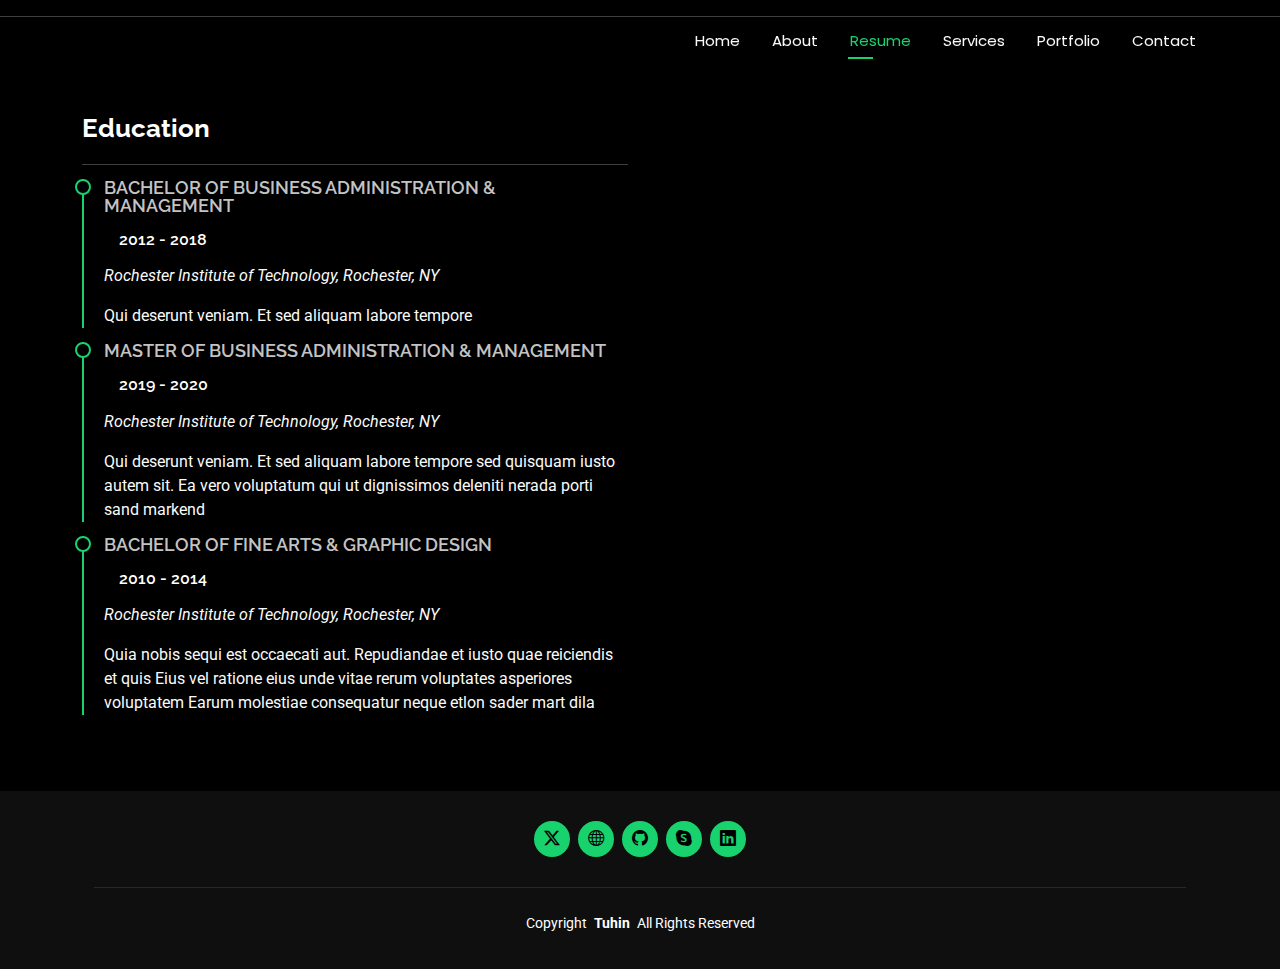
<file: Personal/resume.html>
<!DOCTYPE html>
<html lang="en">

<head>
  <meta charset="utf-8">
  <meta content="width=device-width, initial-scale=1.0" name="viewport">
  <title>Resume - Personal Bootstrap Template</title>
  <meta name="description" content="">
  <meta name="keywords" content="">

  <!-- Favicons -->
  <link href="assets/img/favicon.png" rel="icon">
  <link href="assets/img/apple-touch-icon.png" rel="apple-touch-icon">

  <!-- Fonts -->
  <link href="https://fonts.googleapis.com" rel="preconnect">
  <link href="https://fonts.gstatic.com" rel="preconnect" crossorigin>
  <link href="https://fonts.googleapis.com/css2?family=Roboto:ital,wght@0,100;0,300;0,400;0,500;0,700;0,900;1,100;1,300;1,400;1,500;1,700;1,900&family=Poppins:ital,wght@0,100;0,200;0,300;0,400;0,500;0,600;0,700;0,800;0,900;1,100;1,200;1,300;1,400;1,500;1,600;1,700;1,800;1,900&family=Raleway:ital,wght@0,100;0,200;0,300;0,400;0,500;0,600;0,700;0,800;0,900;1,100;1,200;1,300;1,400;1,500;1,600;1,700;1,800;1,900&display=swap" rel="stylesheet">

  <!-- Vendor CSS Files -->
  <link href="assets/vendor/bootstrap/css/bootstrap.min.css" rel="stylesheet">
  <link href="assets/vendor/bootstrap-icons/bootstrap-icons.css" rel="stylesheet">
  <link href="assets/vendor/aos/aos.css" rel="stylesheet">
  <link href="assets/vendor/swiper/swiper-bundle.min.css" rel="stylesheet">
  <link href="assets/vendor/glightbox/css/glightbox.min.css" rel="stylesheet">

  <!-- Main CSS File -->
  <link href="assets/css/main.css" rel="stylesheet">

  <!-- =======================================================
  * Template Name: Personal
  * Template URL: https://bootstrapmade.com/personal-free-resume-bootstrap-template/
  * Updated: Aug 07 2024 with Bootstrap v5.3.3
  * Author: BootstrapMade.com
  * License: https://bootstrapmade.com/license/
  ======================================================== -->
</head>

<body class="resume-page">

  <header id="header" class="header d-flex align-items-center fixed-top">
    <div class="container-fluid container-xl position-relative d-flex align-items-center justify-content-between">

      <a href="index.html" class="logo d-flex align-items-center">
        <!-- Uncomment the line below if you also wish to use an image logo -->
        <!-- <img src="assets/img/logo.png" alt=""> -->
        <!-- <h1 class="sitename">Personal</h1><hr>
      </a> -->

      <nav id="navmenu" class="navmenu">
        <ul>
          <li><a href="index.html">Home</a></li>
          <li><a href="about.html">About</a></li>
          <li><a href="resume.html" class="active">Resume</a></li>
          <li><a href="services.html">Services</a></li>
          <li><a href="portfolio.html">Portfolio</a></li>
          <!-- <li class="dropdown"><a href="#"><span>Dropdown</span> <i class="bi bi-chevron-down toggle-dropdown"></i></a>
            <ul>
              <li><a href="#">Dropdown 1</a></li>
              <li class="dropdown"><a href="#"><span>Deep Dropdown</span> <i class="bi bi-chevron-down toggle-dropdown"></i></a>
                <ul>
                  <li><a href="#">Deep Dropdown 1</a></li>
                  <li><a href="#">Deep Dropdown 2</a></li>
                  <li><a href="#">Deep Dropdown 3</a></li>
                  <li><a href="#">Deep Dropdown 4</a></li>
                  <li><a href="#">Deep Dropdown 5</a></li>
                </ul>
              </li>
              <li><a href="#">Dropdown 2</a></li>
              <li><a href="#">Dropdown 3</a></li>
              <li><a href="#">Dropdown 4</a></li>
            </ul>
          </li> -->
          <li><a href="contact.html">Contact</a></li>
        </ul>
        <i class="mobile-nav-toggle d-xl-none bi bi-list"></i>
      </nav>

    </div>
  </header><hr>

  <main class="main">

    <!-- Page Title -->
    <!-- <div class="page-title" data-aos="fade">
      <div class="heading">
        <div class="container">
          <div class="row d-flex justify-content-center text-center">
            <div class="col-lg-8">
              <h1>Resume</h1>
              <p class="mb-0">Odio et unde deleniti. Deserunt numquam exercitationem. Officiis quo odio sint voluptas consequatur ut a odio voluptatem. Sit dolorum debitis veritatis natus dolores. Quasi ratione sint. Sit quaerat ipsum dolorem.</p>
            </div>
          </div>
        </div>
      </div>
      <nav class="breadcrumbs">
        <div class="container">
          <ol>
            <li><a href="index.html">Home</a></li>
            <li class="current">Resume</li>
          </ol>
        </div>
      </nav>
    </div>End Page Title -->

    <!-- Resume Section -->
    <section id="resume" class="resume section">

      <div class="container">

        <div class="row">

          <div class="col-lg-6" data-aos="fade-up" data-aos-delay="100">
            <h3 class="resume-title">Education</h3><hr>

            <div class="resume-item pb-0">
              <h4>Bachelor of Business Administration  &amp; Management</h4>
              <h5>2012 - 2018</h5>
              <p><em>Rochester Institute of Technology, Rochester, NY</em></p>
              <p>Qui deserunt veniam. Et sed aliquam labore tempore
            </div><!-- Edn Resume Item -->

           
            <div class="resume-item pb-0">
              <h4>Master of Business Administration &amp; Management</h4>
              <h5>2019 - 2020</h5>
              <p><em>Rochester Institute of Technology, Rochester, NY</em></p>
              <p>Qui deserunt veniam. Et sed aliquam labore tempore sed quisquam iusto autem sit. Ea vero voluptatum qui ut dignissimos deleniti nerada porti sand markend</p>
            </div>
            <!-- Edn Resume Item -->

            <div class="resume-item pb-0">
              <h4>Bachelor of Fine Arts &amp; Graphic Design</h4>
              <h5>2010 - 2014</h5>
              <p><em>Rochester Institute of Technology, Rochester, NY</em></p>
              <p>Quia nobis sequi est occaecati aut. Repudiandae et iusto quae reiciendis et quis Eius vel ratione eius unde vitae rerum voluptates asperiores voluptatem Earum molestiae consequatur neque etlon sader mart dila</p>
            </div><!-- Edn Resume Item -->

          </div>

          <!-- <div class="col-lg-6" data-aos="fade-up" data-aos-delay="200">
            <h3 class="resume-title">Professional Experience</h3>
            <div class="resume-item">
              <h4>Senior graphic design specialist</h4>
              <h5>2019 - Present</h5>
              <p><em>Experion, New York, NY </em></p>
              <ul>
                <li>Lead in the design, development, and implementation of the graphic, layout, and production communication materials</li>
                <li>Delegate tasks to the 7 members of the design team and provide counsel on all aspects of the project. </li>
                <li>Supervise the assessment of all graphic materials in order to ensure quality and accuracy of the design</li>
                <li>Oversee the efficient use of production project budgets ranging from $2,000 - $25,000</li>
              </ul>
            </div>

            <div class="resume-item">
              <h4>Graphic design specialist</h4>
              <h5>2017 - 2018</h5>
              <p><em>Stepping Stone Advertising, New York, NY</em></p>
              <ul>
                <li>Developed numerous marketing programs (logos, brochures,infographics, presentations, and advertisements).</li>
                <li>Managed up to 5 projects or tasks at a given time while under pressure</li>
                <li>Recommended and consulted with clients on the most appropriate graphic design</li>
                <li>Created 4+ design presentations and proposals a month for clients and account managers</li>
              </ul>
            </div>

          </div> -->

        </div>

      </div>

    </section><!-- /Resume Section -->

  </main>

  <footer id="footer" class="footer dark-background">
    <div class="container">
      <!-- <h3 class="sitename">Personal</h3>
      <p>Et aut eum quis fuga eos sunt ipsa nihil. Labore corporis magni eligendi fuga maxime saepe commodi placeat.</p> -->
      <div class="social-links d-flex justify-content-center">
        <a href=""><i class="bi bi-twitter-x"></i></a>
        <a href="mtuhincoder.online"><i class="bi bi-globe"></i></a>
        <a href="https://github.com/tuhinahmed95"><i class="bi bi-github"></i></a>
        <a href=""><i class="bi bi-skype"></i></a>
        <a href="https://www.linkedin.com/in/md-tuhin-mia-656038291/"><i class="bi bi-linkedin"></i></a>
      </div>
      <div class="container">
        <div class="copyright">
          <span>Copyright</span> <strong class="px-1 sitename">Tuhin</strong> <span>All Rights Reserved</span>
        </div>
        <div class="credits">
          <!-- All the links in the footer should remain intact. -->
          <!-- You can delete the links only if you've purchased the pro version. -->
          <!-- Licensing information: https://bootstrapmade.com/license/ -->
          <!-- Purchase the pro version with working PHP/AJAX contact form: [buy-url] -->
          <!-- Designed by <a href="https://bootstrapmade.com/">BootstrapMade</a>
        </div> -->
      </div>
    </div>
  </footer>

  <!-- Scroll Top -->
  <a href="#" id="scroll-top" class="scroll-top d-flex align-items-center justify-content-center"><i class="bi bi-arrow-up-short"></i></a>

  <!-- Preloader -->
  <div id="preloader"></div>

  <!-- Vendor JS Files -->
  <script src="assets/vendor/bootstrap/js/bootstrap.bundle.min.js"></script>
  <script src="assets/vendor/php-email-form/validate.js"></script>
  <script src="assets/vendor/aos/aos.js"></script>
  <script src="assets/vendor/typed.js/typed.umd.js"></script>
  <script src="assets/vendor/purecounter/purecounter_vanilla.js"></script>
  <script src="assets/vendor/waypoints/noframework.waypoints.js"></script>
  <script src="assets/vendor/swiper/swiper-bundle.min.js"></script>
  <script src="assets/vendor/glightbox/js/glightbox.min.js"></script>
  <script src="assets/vendor/imagesloaded/imagesloaded.pkgd.min.js"></script>
  <script src="assets/vendor/isotope-layout/isotope.pkgd.min.js"></script>

  <!-- Main JS File -->
  <script src="assets/js/main.js"></script>

</body>

</html>
</file>
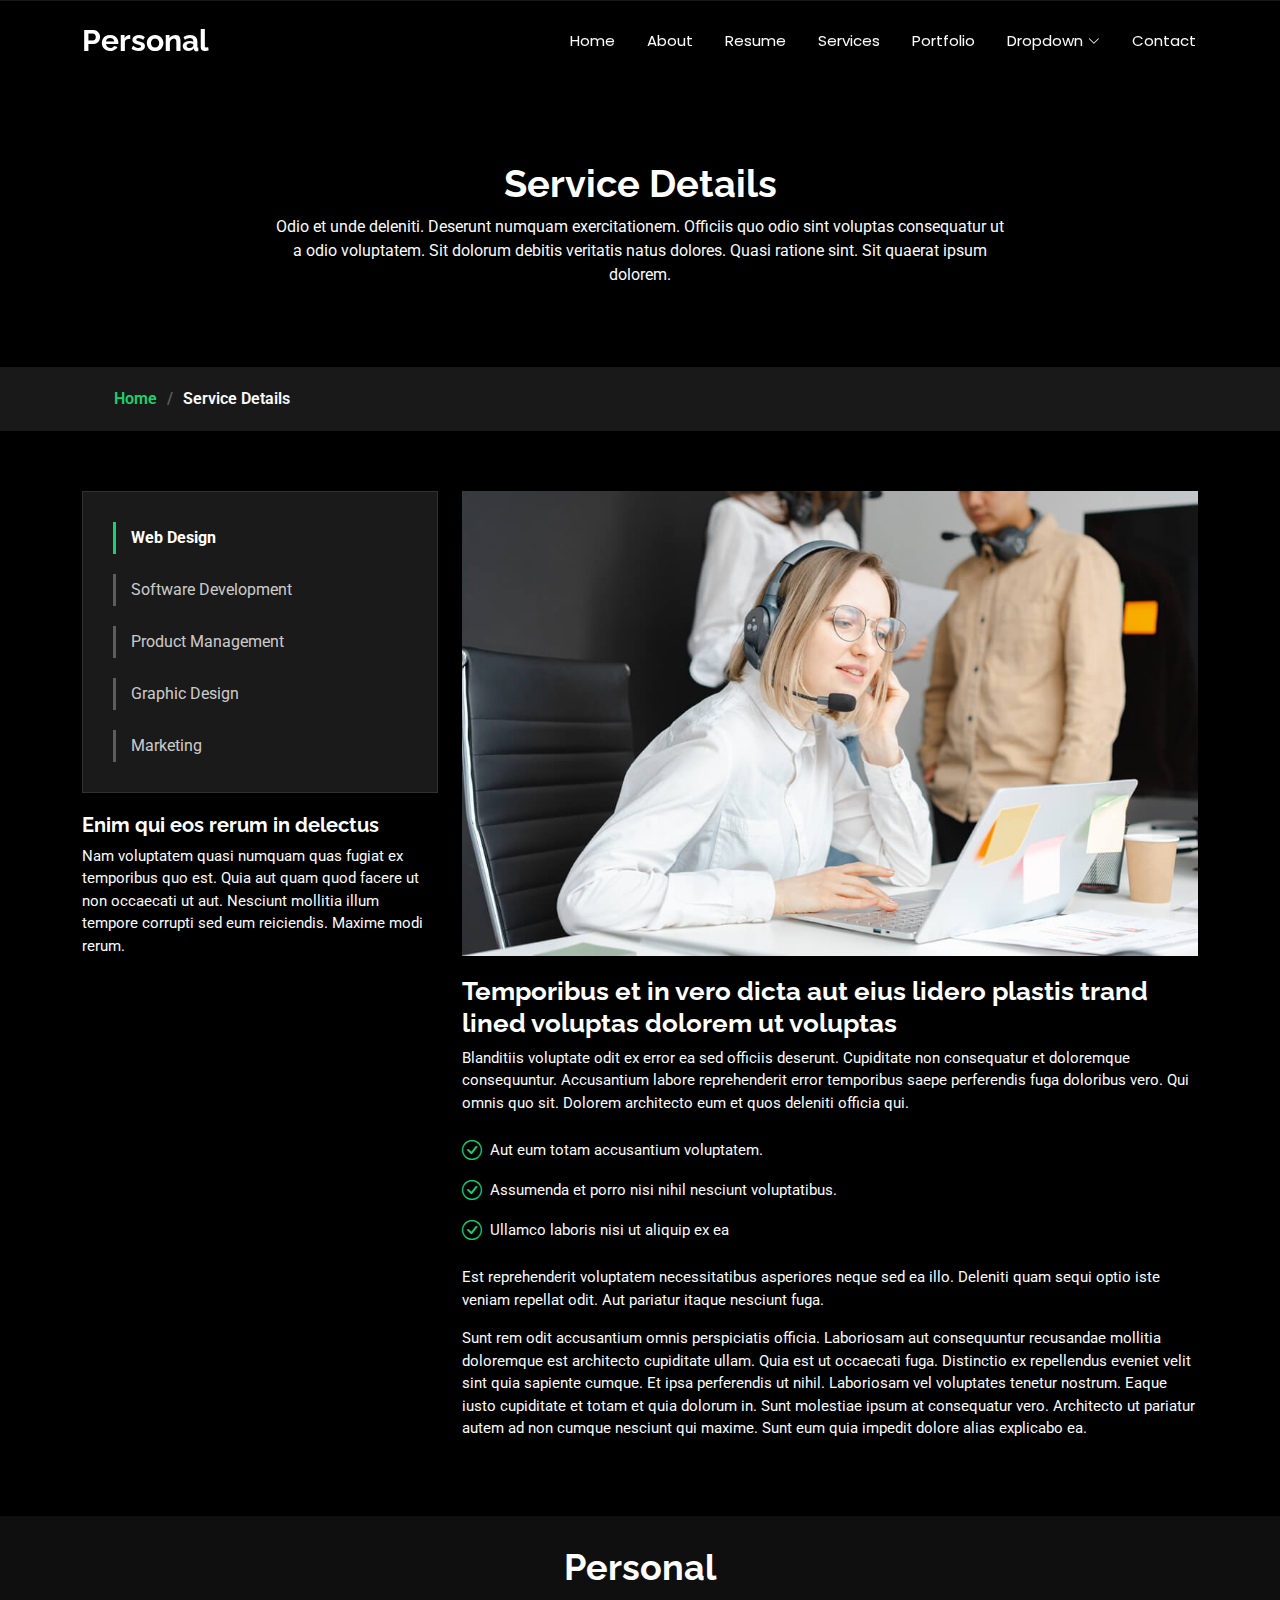
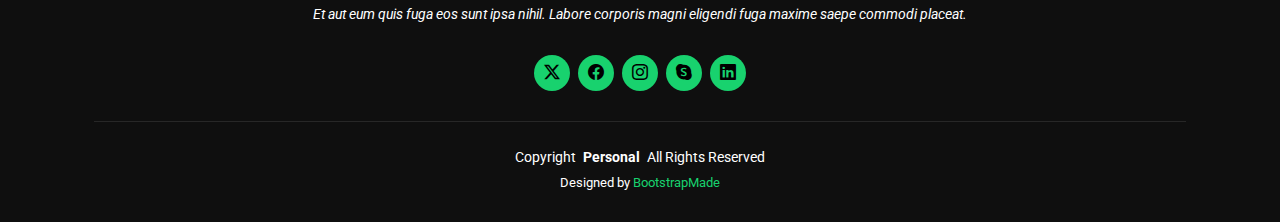
<file: Personal/service-details.html>
<!DOCTYPE html>
<html lang="en">

<head>
  <meta charset="utf-8">
  <meta content="width=device-width, initial-scale=1.0" name="viewport">
  <title>Service Details - Personal Bootstrap Template</title>
  <meta name="description" content="">
  <meta name="keywords" content="">

  <!-- Favicons -->
  <link href="assets/img/favicon.png" rel="icon">
  <link href="assets/img/apple-touch-icon.png" rel="apple-touch-icon">

  <!-- Fonts -->
  <link href="https://fonts.googleapis.com" rel="preconnect">
  <link href="https://fonts.gstatic.com" rel="preconnect" crossorigin>
  <link href="https://fonts.googleapis.com/css2?family=Roboto:ital,wght@0,100;0,300;0,400;0,500;0,700;0,900;1,100;1,300;1,400;1,500;1,700;1,900&family=Poppins:ital,wght@0,100;0,200;0,300;0,400;0,500;0,600;0,700;0,800;0,900;1,100;1,200;1,300;1,400;1,500;1,600;1,700;1,800;1,900&family=Raleway:ital,wght@0,100;0,200;0,300;0,400;0,500;0,600;0,700;0,800;0,900;1,100;1,200;1,300;1,400;1,500;1,600;1,700;1,800;1,900&display=swap" rel="stylesheet">

  <!-- Vendor CSS Files -->
  <link href="assets/vendor/bootstrap/css/bootstrap.min.css" rel="stylesheet">
  <link href="assets/vendor/bootstrap-icons/bootstrap-icons.css" rel="stylesheet">
  <link href="assets/vendor/aos/aos.css" rel="stylesheet">
  <link href="assets/vendor/swiper/swiper-bundle.min.css" rel="stylesheet">
  <link href="assets/vendor/glightbox/css/glightbox.min.css" rel="stylesheet">

  <!-- Main CSS File -->
  <link href="assets/css/main.css" rel="stylesheet">

  <!-- =======================================================
  * Template Name: Personal
  * Template URL: https://bootstrapmade.com/personal-free-resume-bootstrap-template/
  * Updated: Aug 07 2024 with Bootstrap v5.3.3
  * Author: BootstrapMade.com
  * License: https://bootstrapmade.com/license/
  ======================================================== -->
</head>

<body class="service-details-page">

  <header id="header" class="header d-flex align-items-center fixed-top">
    <div class="container-fluid container-xl position-relative d-flex align-items-center justify-content-between">

      <a href="index.html" class="logo d-flex align-items-center">
        <!-- Uncomment the line below if you also wish to use an image logo -->
        <!-- <img src="assets/img/logo.png" alt=""> -->
        <h1 class="sitename">Personal</h1>
      </a>

      <nav id="navmenu" class="navmenu">
        <ul>
          <li><a href="index.html">Home</a></li>
          <li><a href="about.html">About</a></li>
          <li><a href="resume.html">Resume</a></li>
          <li><a href="services.html">Services</a></li>
          <li><a href="portfolio.html">Portfolio</a></li>
          <li class="dropdown"><a href="#"><span>Dropdown</span> <i class="bi bi-chevron-down toggle-dropdown"></i></a>
            <ul>
              <li><a href="#">Dropdown 1</a></li>
              <li class="dropdown"><a href="#"><span>Deep Dropdown</span> <i class="bi bi-chevron-down toggle-dropdown"></i></a>
                <ul>
                  <li><a href="#">Deep Dropdown 1</a></li>
                  <li><a href="#">Deep Dropdown 2</a></li>
                  <li><a href="#">Deep Dropdown 3</a></li>
                  <li><a href="#">Deep Dropdown 4</a></li>
                  <li><a href="#">Deep Dropdown 5</a></li>
                </ul>
              </li>
              <li><a href="#">Dropdown 2</a></li>
              <li><a href="#">Dropdown 3</a></li>
              <li><a href="#">Dropdown 4</a></li>
            </ul>
          </li>
          <li><a href="contact.html">Contact</a></li>
        </ul>
        <i class="mobile-nav-toggle d-xl-none bi bi-list"></i>
      </nav>

    </div>
  </header>

  <main class="main">

    <!-- Page Title -->
    <div class="page-title" data-aos="fade">
      <div class="heading">
        <div class="container">
          <div class="row d-flex justify-content-center text-center">
            <div class="col-lg-8">
              <h1>Service Details</h1>
              <p class="mb-0">Odio et unde deleniti. Deserunt numquam exercitationem. Officiis quo odio sint voluptas consequatur ut a odio voluptatem. Sit dolorum debitis veritatis natus dolores. Quasi ratione sint. Sit quaerat ipsum dolorem.</p>
            </div>
          </div>
        </div>
      </div>
      <nav class="breadcrumbs">
        <div class="container">
          <ol>
            <li><a href="index.html">Home</a></li>
            <li class="current">Service Details</li>
          </ol>
        </div>
      </nav>
    </div><!-- End Page Title -->

    <!-- Service Details Section -->
    <section id="service-details" class="service-details section">

      <div class="container">

        <div class="row gy-4">

          <div class="col-lg-4" data-aos="fade-up" data-aos-delay="100">
            <div class="services-list">
              <a href="#" class="active">Web Design</a>
              <a href="#">Software Development</a>
              <a href="#">Product Management</a>
              <a href="#">Graphic Design</a>
              <a href="#">Marketing</a>
            </div>

            <h4>Enim qui eos rerum in delectus</h4>
            <p>Nam voluptatem quasi numquam quas fugiat ex temporibus quo est. Quia aut quam quod facere ut non occaecati ut aut. Nesciunt mollitia illum tempore corrupti sed eum reiciendis. Maxime modi rerum.</p>
          </div>

          <div class="col-lg-8" data-aos="fade-up" data-aos-delay="200">
            <img src="assets/img/services.jpg" alt="" class="img-fluid services-img">
            <h3>Temporibus et in vero dicta aut eius lidero plastis trand lined voluptas dolorem ut voluptas</h3>
            <p>
              Blanditiis voluptate odit ex error ea sed officiis deserunt. Cupiditate non consequatur et doloremque consequuntur. Accusantium labore reprehenderit error temporibus saepe perferendis fuga doloribus vero. Qui omnis quo sit. Dolorem architecto eum et quos deleniti officia qui.
            </p>
            <ul>
              <li><i class="bi bi-check-circle"></i> <span>Aut eum totam accusantium voluptatem.</span></li>
              <li><i class="bi bi-check-circle"></i> <span>Assumenda et porro nisi nihil nesciunt voluptatibus.</span></li>
              <li><i class="bi bi-check-circle"></i> <span>Ullamco laboris nisi ut aliquip ex ea</span></li>
            </ul>
            <p>
              Est reprehenderit voluptatem necessitatibus asperiores neque sed ea illo. Deleniti quam sequi optio iste veniam repellat odit. Aut pariatur itaque nesciunt fuga.
            </p>
            <p>
              Sunt rem odit accusantium omnis perspiciatis officia. Laboriosam aut consequuntur recusandae mollitia doloremque est architecto cupiditate ullam. Quia est ut occaecati fuga. Distinctio ex repellendus eveniet velit sint quia sapiente cumque. Et ipsa perferendis ut nihil. Laboriosam vel voluptates tenetur nostrum. Eaque iusto cupiditate et totam et quia dolorum in. Sunt molestiae ipsum at consequatur vero. Architecto ut pariatur autem ad non cumque nesciunt qui maxime. Sunt eum quia impedit dolore alias explicabo ea.
            </p>
          </div>

        </div>

      </div>

    </section><!-- /Service Details Section -->

  </main>

  <footer id="footer" class="footer dark-background">
    <div class="container">
      <h3 class="sitename">Personal</h3>
      <p>Et aut eum quis fuga eos sunt ipsa nihil. Labore corporis magni eligendi fuga maxime saepe commodi placeat.</p>
      <div class="social-links d-flex justify-content-center">
        <a href=""><i class="bi bi-twitter-x"></i></a>
        <a href=""><i class="bi bi-facebook"></i></a>
        <a href=""><i class="bi bi-instagram"></i></a>
        <a href=""><i class="bi bi-skype"></i></a>
        <a href=""><i class="bi bi-linkedin"></i></a>
      </div>
      <div class="container">
        <div class="copyright">
          <span>Copyright</span> <strong class="px-1 sitename">Personal</strong> <span>All Rights Reserved</span>
        </div>
        <div class="credits">
          <!-- All the links in the footer should remain intact. -->
          <!-- You can delete the links only if you've purchased the pro version. -->
          <!-- Licensing information: https://bootstrapmade.com/license/ -->
          <!-- Purchase the pro version with working PHP/AJAX contact form: [buy-url] -->
          Designed by <a href="https://bootstrapmade.com/">BootstrapMade</a>
        </div>
      </div>
    </div>
  </footer>

  <!-- Scroll Top -->
  <a href="#" id="scroll-top" class="scroll-top d-flex align-items-center justify-content-center"><i class="bi bi-arrow-up-short"></i></a>

  <!-- Preloader -->
  <div id="preloader"></div>

  <!-- Vendor JS Files -->
  <script src="assets/vendor/bootstrap/js/bootstrap.bundle.min.js"></script>
  <script src="assets/vendor/php-email-form/validate.js"></script>
  <script src="assets/vendor/aos/aos.js"></script>
  <script src="assets/vendor/typed.js/typed.umd.js"></script>
  <script src="assets/vendor/purecounter/purecounter_vanilla.js"></script>
  <script src="assets/vendor/waypoints/noframework.waypoints.js"></script>
  <script src="assets/vendor/swiper/swiper-bundle.min.js"></script>
  <script src="assets/vendor/glightbox/js/glightbox.min.js"></script>
  <script src="assets/vendor/imagesloaded/imagesloaded.pkgd.min.js"></script>
  <script src="assets/vendor/isotope-layout/isotope.pkgd.min.js"></script>

  <!-- Main JS File -->
  <script src="assets/js/main.js"></script>

</body>

</html>
</file>
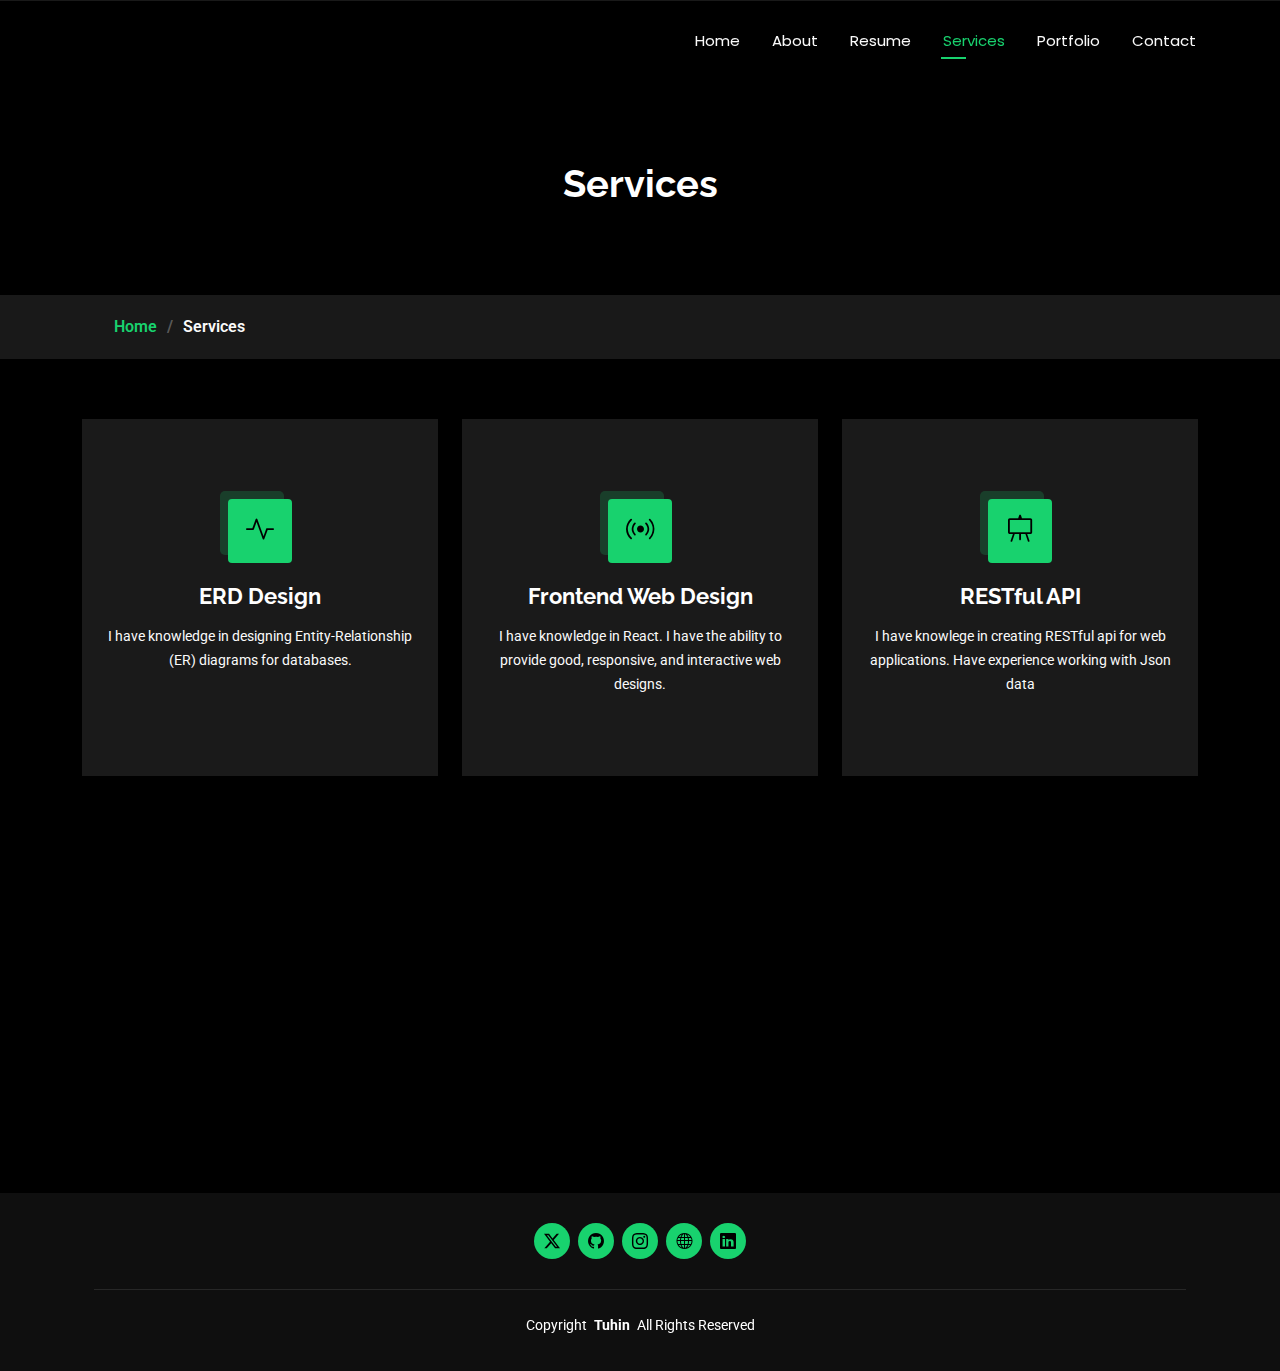
<file: Personal/services.html>
<!DOCTYPE html>
<html lang="en">

<head>
  <meta charset="utf-8">
  <meta content="width=device-width, initial-scale=1.0" name="viewport">
  <title>Services - Personal Bootstrap Template</title>
  <meta name="description" content="">
  <meta name="keywords" content="">

  <!-- Favicons -->
  <link href="assets/img/favicon.png" rel="icon">
  <link href="assets/img/apple-touch-icon.png" rel="apple-touch-icon">

  <!-- Fonts -->
  <link href="https://fonts.googleapis.com" rel="preconnect">
  <link href="https://fonts.gstatic.com" rel="preconnect" crossorigin>
  <link href="https://fonts.googleapis.com/css2?family=Roboto:ital,wght@0,100;0,300;0,400;0,500;0,700;0,900;1,100;1,300;1,400;1,500;1,700;1,900&family=Poppins:ital,wght@0,100;0,200;0,300;0,400;0,500;0,600;0,700;0,800;0,900;1,100;1,200;1,300;1,400;1,500;1,600;1,700;1,800;1,900&family=Raleway:ital,wght@0,100;0,200;0,300;0,400;0,500;0,600;0,700;0,800;0,900;1,100;1,200;1,300;1,400;1,500;1,600;1,700;1,800;1,900&display=swap" rel="stylesheet">

  <!-- Vendor CSS Files -->
  <link href="assets/vendor/bootstrap/css/bootstrap.min.css" rel="stylesheet">
  <link href="assets/vendor/bootstrap-icons/bootstrap-icons.css" rel="stylesheet">
  <link href="assets/vendor/aos/aos.css" rel="stylesheet">
  <link href="assets/vendor/swiper/swiper-bundle.min.css" rel="stylesheet">
  <link href="assets/vendor/glightbox/css/glightbox.min.css" rel="stylesheet">

  <!-- Main CSS File -->
  <link href="assets/css/main.css" rel="stylesheet">

  <!-- =======================================================
  * Template Name: Personal
  * Template URL: https://bootstrapmade.com/personal-free-resume-bootstrap-template/
  * Updated: Aug 07 2024 with Bootstrap v5.3.3
  * Author: BootstrapMade.com
  * License: https://bootstrapmade.com/license/
  ======================================================== -->
</head>

<body class="services-page">

  <header id="header" class="header d-flex align-items-center fixed-top">
    <div class="container-fluid container-xl position-relative d-flex align-items-center justify-content-between">

      <a href="index.html" class="logo d-flex align-items-center">
        <!-- Uncomment the line below if you also wish to use an image logo -->
        <!-- <img src="assets/img/logo.png" alt=""> -->
        <!-- <h1 class="sitename">Personal</h1>
      </a> -->

      <nav id="navmenu" class="navmenu">
        <ul>
          <li><a href="index.html">Home</a></li>
          <li><a href="about.html">About</a></li>
          <li><a href="resume.html">Resume</a></li>
          <li><a href="services.html" class="active">Services</a></li>
          <li><a href="portfolio.html">Portfolio</a></li>
          <!-- <li class="dropdown"><a href="#"><span>Dropdown</span> <i class="bi bi-chevron-down toggle-dropdown"></i></a>
            <ul>
              <li><a href="#">Dropdown 1</a></li>
              <li class="dropdown"><a href="#"><span>Deep Dropdown</span> <i class="bi bi-chevron-down toggle-dropdown"></i></a>
                <ul>
                  <li><a href="#">Deep Dropdown 1</a></li>
                  <li><a href="#">Deep Dropdown 2</a></li>
                  <li><a href="#">Deep Dropdown 3</a></li>
                  <li><a href="#">Deep Dropdown 4</a></li>
                  <li><a href="#">Deep Dropdown 5</a></li>
                </ul>
              </li>
              <li><a href="#">Dropdown 2</a></li>
              <li><a href="#">Dropdown 3</a></li>
              <li><a href="#">Dropdown 4</a></li>
            </ul>
          </li> -->
          <li><a href="contact.html">Contact</a></li>
        </ul>
        <i class="mobile-nav-toggle d-xl-none bi bi-list"></i>
      </nav>

    </div>
  </header>

  <main class="main">

    <!-- Page Title -->
    <div class="page-title" data-aos="fade">
      <div class="heading">
        <div class="container">
          <div class="row d-flex justify-content-center text-center">
            <div class="col-lg-8">
              <h1>Services</h1>
              <!-- <p class="mb-0">Odio et unde deleniti. Deserunt numquam exercitationem. Officiis quo odio sint voluptas consequatur ut a odio voluptatem. Sit dolorum debitis veritatis natus dolores. Quasi ratione sint. Sit quaerat ipsum dolorem.</p> -->
            </div>
          </div>
        </div>
      </div>
      <nav class="breadcrumbs">
        <div class="container">
          <ol>
            <li><a href="index.html">Home</a></li>
            <li class="current">Services</li>
          </ol>
        </div>
      </nav>
    </div><!-- End Page Title -->

    <!-- Services Section -->
    <section id="services" class="services section">

      <div class="container">

        <div class="row gy-4">

          <div class="col-lg-4 col-md-6" data-aos="fade-up" data-aos-delay="100">
            <div class="service-item  position-relative">
              <div class="icon">
                <i class="bi bi-activity"></i>
              </div>
              <a href="service-details.html" class="stretched-link">
                <h3>ERD Design</h3>
              </a>
              <p>I have knowledge in designing Entity-Relationship (ER) diagrams for databases.</p>
            </div>
          </div><!-- End Service Item -->

          <div class="col-lg-4 col-md-6" data-aos="fade-up" data-aos-delay="200">
            <div class="service-item position-relative">
              <div class="icon">
                <i class="bi bi-broadcast"></i>
              </div>
              <a href="service-details.html" class="stretched-link">
                <h3>Frontend Web Design</h3>
              </a>
              <p>I have knowledge in React. I have the ability to provide good, responsive, and interactive web designs.</p>
            </div>
          </div><!-- End Service Item -->

          <div class="col-lg-4 col-md-6" data-aos="fade-up" data-aos-delay="300">
            <div class="service-item position-relative">
              <div class="icon">
                <i class="bi bi-easel"></i>
              </div>
              <a href="service-details.html" class="stretched-link">
                <h3>RESTful API</h3>
              </a>
              <p>I have knowlege in creating RESTful api for web applications. Have experience working with Json data</p>
            </div>
          </div><!-- End Service Item -->

          <div class="col-lg-4 col-md-6" data-aos="fade-up" data-aos-delay="400">
            <div class="service-item position-relative">
              <div class="icon">
                <i class="bi bi-bounding-box-circles"></i>
              </div>
              <a href="service-details.html" class="stretched-link">
                <h3>Web Application Backend
                 </h3>
              </a>
              <p> Have knowledgae in Php and Laravel, have ability to provide good web application backend.</p>
              <a href="service-details.html" class="stretched-link"></a>
            </div>
          </div><!-- End Service Item -->

          <div class="col-lg-4 col-md-6" data-aos="fade-up" data-aos-delay="500">
            <div class="service-item position-relative">
              <div class="icon">
                <i class="bi bi-calendar4-week"></i>
              </div>
              <a href="service-details.html" class="stretched-link">
                <h3>Debugging</h3>
              </a>
              <p>Debugging is one of the most important skills that I have. Will provide you good debuggin service</p>
              <a href="service-details.html" class="stretched-link"></a>
            </div>
          </div><!-- End Service Item -->

          <div class="col-lg-4 col-md-6" data-aos="fade-up" data-aos-delay="600">
            <div class="service-item position-relative">
              <div class="icon">
                <i class="bi bi-chat-square-text"></i>
              </div>
              <a href="service-details.html" class="stretched-link">
                <h3>WebSocket</h3>
              </a>
              <p>Have ability to provide live chat service. Have knowledge in laravel webSockets.</p>
              <a href="service-details.html" class="stretched-link"></a>
            </div>
          </div><!-- End Service Item -->

        </div>

      </div>

    </section><!-- /Services Section -->

  </main>

  <footer id="footer" class="footer dark-background">
    <div class="container">
      <!-- <h3 class="sitename">Personal</h3>
      <p>Et aut eum quis fuga eos sunt ipsa nihil. Labore corporis magni eligendi fuga maxime saepe commodi placeat.</p> -->
      <div class="social-links d-flex justify-content-center">
        <a href=""><i class="bi bi-twitter-x"></i></a>
        <a href="https://github.com/tuhinahmed95"><i class="bi bi-github"></i></a>
        <a href=""><i class="bi bi-instagram"></i></a>
        <a href="mtuhincoder.online"><i class="bi bi-globe"></i></a>
        <a href="https://www.linkedin.com/in/md-tuhin-mia-656038291/"><i class="bi bi-linkedin"></i></a>
      </div>
      <div class="container">
        <div class="copyright">
          <span>Copyright</span> <strong class="px-1 sitename">Tuhin</strong> <span>All Rights Reserved</span>
        </div>
        <div class="credits">
          <!-- All the links in the footer should remain intact. -->
          <!-- You can delete the links only if you've purchased the pro version. -->
          <!-- Licensing information: https://bootstrapmade.com/license/ -->
          <!-- Purchase the pro version with working PHP/AJAX contact form: [buy-url] -->
          <!-- Designed by <a href="https://bootstrapmade.com/">BootstrapMade</a>
        </div> -->
      </div>
    </div>
  </footer>

  <!-- Scroll Top -->
  <a href="#" id="scroll-top" class="scroll-top d-flex align-items-center justify-content-center"><i class="bi bi-arrow-up-short"></i></a>

  <!-- Preloader -->
  <div id="preloader"></div>

  <!-- Vendor JS Files -->
  <script src="assets/vendor/bootstrap/js/bootstrap.bundle.min.js"></script>
  <script src="assets/vendor/php-email-form/validate.js"></script>
  <script src="assets/vendor/aos/aos.js"></script>
  <script src="assets/vendor/typed.js/typed.umd.js"></script>
  <script src="assets/vendor/purecounter/purecounter_vanilla.js"></script>
  <script src="assets/vendor/waypoints/noframework.waypoints.js"></script>
  <script src="assets/vendor/swiper/swiper-bundle.min.js"></script>
  <script src="assets/vendor/glightbox/js/glightbox.min.js"></script>
  <script src="assets/vendor/imagesloaded/imagesloaded.pkgd.min.js"></script>
  <script src="assets/vendor/isotope-layout/isotope.pkgd.min.js"></script>

  <!-- Main JS File -->
  <script src="assets/js/main.js"></script>

</body>

</html>
</file>
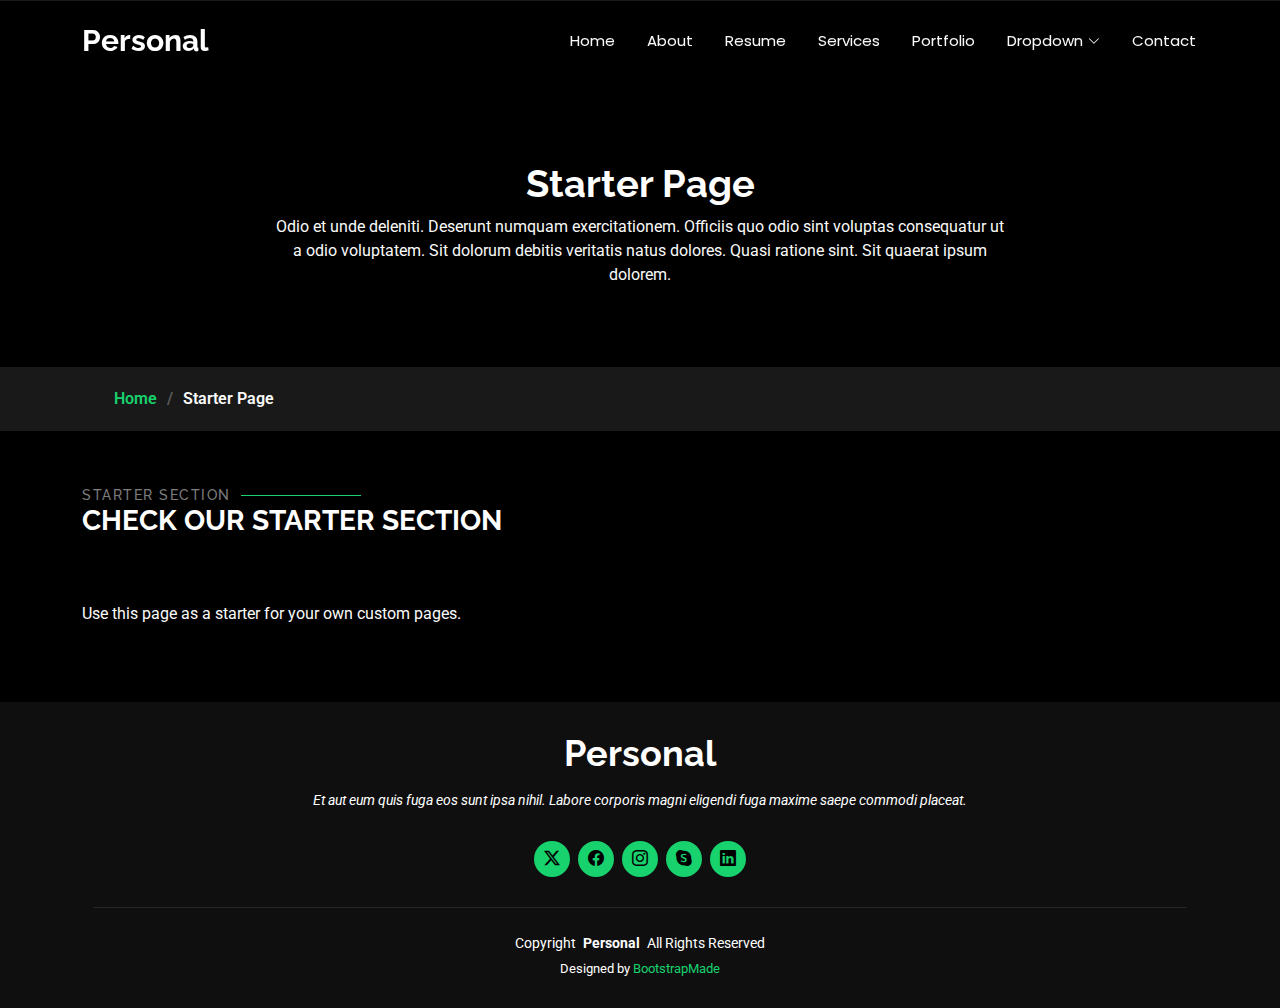
<file: Personal/starter-page.html>
<!DOCTYPE html>
<html lang="en">

<head>
  <meta charset="utf-8">
  <meta content="width=device-width, initial-scale=1.0" name="viewport">
  <title>Starter Page - Personal Bootstrap Template</title>
  <meta name="description" content="">
  <meta name="keywords" content="">

  <!-- Favicons -->
  <link href="assets/img/favicon.png" rel="icon">
  <link href="assets/img/apple-touch-icon.png" rel="apple-touch-icon">

  <!-- Fonts -->
  <link href="https://fonts.googleapis.com" rel="preconnect">
  <link href="https://fonts.gstatic.com" rel="preconnect" crossorigin>
  <link href="https://fonts.googleapis.com/css2?family=Roboto:ital,wght@0,100;0,300;0,400;0,500;0,700;0,900;1,100;1,300;1,400;1,500;1,700;1,900&family=Poppins:ital,wght@0,100;0,200;0,300;0,400;0,500;0,600;0,700;0,800;0,900;1,100;1,200;1,300;1,400;1,500;1,600;1,700;1,800;1,900&family=Raleway:ital,wght@0,100;0,200;0,300;0,400;0,500;0,600;0,700;0,800;0,900;1,100;1,200;1,300;1,400;1,500;1,600;1,700;1,800;1,900&display=swap" rel="stylesheet">

  <!-- Vendor CSS Files -->
  <link href="assets/vendor/bootstrap/css/bootstrap.min.css" rel="stylesheet">
  <link href="assets/vendor/bootstrap-icons/bootstrap-icons.css" rel="stylesheet">
  <link href="assets/vendor/aos/aos.css" rel="stylesheet">
  <link href="assets/vendor/swiper/swiper-bundle.min.css" rel="stylesheet">
  <link href="assets/vendor/glightbox/css/glightbox.min.css" rel="stylesheet">

  <!-- Main CSS File -->
  <link href="assets/css/main.css" rel="stylesheet">

  <!-- =======================================================
  * Template Name: Personal
  * Template URL: https://bootstrapmade.com/personal-free-resume-bootstrap-template/
  * Updated: Aug 07 2024 with Bootstrap v5.3.3
  * Author: BootstrapMade.com
  * License: https://bootstrapmade.com/license/
  ======================================================== -->
</head>

<body class="starter-page-page">

  <header id="header" class="header d-flex align-items-center fixed-top">
    <div class="container-fluid container-xl position-relative d-flex align-items-center justify-content-between">

      <a href="index.html" class="logo d-flex align-items-center">
        <!-- Uncomment the line below if you also wish to use an image logo -->
        <!-- <img src="assets/img/logo.png" alt=""> -->
        <h1 class="sitename">Personal</h1>
      </a>

      <nav id="navmenu" class="navmenu">
        <ul>
          <li><a href="index.html">Home</a></li>
          <li><a href="about.html">About</a></li>
          <li><a href="resume.html">Resume</a></li>
          <li><a href="services.html">Services</a></li>
          <li><a href="portfolio.html">Portfolio</a></li>
          <li class="dropdown"><a href="#"><span>Dropdown</span> <i class="bi bi-chevron-down toggle-dropdown"></i></a>
            <ul>
              <li><a href="#">Dropdown 1</a></li>
              <li class="dropdown"><a href="#"><span>Deep Dropdown</span> <i class="bi bi-chevron-down toggle-dropdown"></i></a>
                <ul>
                  <li><a href="#">Deep Dropdown 1</a></li>
                  <li><a href="#">Deep Dropdown 2</a></li>
                  <li><a href="#">Deep Dropdown 3</a></li>
                  <li><a href="#">Deep Dropdown 4</a></li>
                  <li><a href="#">Deep Dropdown 5</a></li>
                </ul>
              </li>
              <li><a href="#">Dropdown 2</a></li>
              <li><a href="#">Dropdown 3</a></li>
              <li><a href="#">Dropdown 4</a></li>
            </ul>
          </li>
          <li><a href="contact.html">Contact</a></li>
        </ul>
        <i class="mobile-nav-toggle d-xl-none bi bi-list"></i>
      </nav>

    </div>
  </header>

  <main class="main">

    <!-- Page Title -->
    <div class="page-title" data-aos="fade">
      <div class="heading">
        <div class="container">
          <div class="row d-flex justify-content-center text-center">
            <div class="col-lg-8">
              <h1>Starter Page</h1>
              <p class="mb-0">Odio et unde deleniti. Deserunt numquam exercitationem. Officiis quo odio sint voluptas consequatur ut a odio voluptatem. Sit dolorum debitis veritatis natus dolores. Quasi ratione sint. Sit quaerat ipsum dolorem.</p>
            </div>
          </div>
        </div>
      </div>
      <nav class="breadcrumbs">
        <div class="container">
          <ol>
            <li><a href="index.html">Home</a></li>
            <li class="current">Starter Page</li>
          </ol>
        </div>
      </nav>
    </div><!-- End Page Title -->

    <!-- Starter Section Section -->
    <section id="starter-section" class="starter-section section">

      <!-- Section Title -->
      <div class="container section-title" data-aos="fade-up">
        <h2>Starter Section</h2>
        <div><span>Check Our</span> <span class="description-title">Starter Section</span></div>
      </div><!-- End Section Title -->

      <div class="container" data-aos="fade-up">
        <p>Use this page as a starter for your own custom pages.</p>
      </div>

    </section><!-- /Starter Section Section -->

  </main>

  <footer id="footer" class="footer dark-background">
    <div class="container">
      <h3 class="sitename">Personal</h3>
      <p>Et aut eum quis fuga eos sunt ipsa nihil. Labore corporis magni eligendi fuga maxime saepe commodi placeat.</p>
      <div class="social-links d-flex justify-content-center">
        <a href=""><i class="bi bi-twitter-x"></i></a>
        <a href=""><i class="bi bi-facebook"></i></a>
        <a href=""><i class="bi bi-instagram"></i></a>
        <a href=""><i class="bi bi-skype"></i></a>
        <a href=""><i class="bi bi-linkedin"></i></a>
      </div>
      <div class="container">
        <div class="copyright">
          <span>Copyright</span> <strong class="px-1 sitename">Personal</strong> <span>All Rights Reserved</span>
        </div>
        <div class="credits">
          <!-- All the links in the footer should remain intact. -->
          <!-- You can delete the links only if you've purchased the pro version. -->
          <!-- Licensing information: https://bootstrapmade.com/license/ -->
          <!-- Purchase the pro version with working PHP/AJAX contact form: [buy-url] -->
          Designed by <a href="https://bootstrapmade.com/">BootstrapMade</a>
        </div>
      </div>
    </div>
  </footer>

  <!-- Scroll Top -->
  <a href="#" id="scroll-top" class="scroll-top d-flex align-items-center justify-content-center"><i class="bi bi-arrow-up-short"></i></a>

  <!-- Preloader -->
  <div id="preloader"></div>

  <!-- Vendor JS Files -->
  <script src="assets/vendor/bootstrap/js/bootstrap.bundle.min.js"></script>
  <script src="assets/vendor/php-email-form/validate.js"></script>
  <script src="assets/vendor/aos/aos.js"></script>
  <script src="assets/vendor/typed.js/typed.umd.js"></script>
  <script src="assets/vendor/purecounter/purecounter_vanilla.js"></script>
  <script src="assets/vendor/waypoints/noframework.waypoints.js"></script>
  <script src="assets/vendor/swiper/swiper-bundle.min.js"></script>
  <script src="assets/vendor/glightbox/js/glightbox.min.js"></script>
  <script src="assets/vendor/imagesloaded/imagesloaded.pkgd.min.js"></script>
  <script src="assets/vendor/isotope-layout/isotope.pkgd.min.js"></script>

  <!-- Main JS File -->
  <script src="assets/js/main.js"></script>

</body>

</html>
</file>
<file: Personal/assets/css/main.css>
/**
* Template Name: Personal
* Template URL: https://bootstrapmade.com/personal-free-resume-bootstrap-template/
* Updated: Aug 07 2024 with Bootstrap v5.3.3
* Author: BootstrapMade.com
* License: https://bootstrapmade.com/license/
*/

/*--------------------------------------------------------------
# Font & Color Variables
# Help: https://bootstrapmade.com/color-system/
--------------------------------------------------------------*/
/* Fonts */
:root {
  --default-font: "Roboto",  system-ui, -apple-system, "Segoe UI", Roboto, "Helvetica Neue", Arial, "Noto Sans", "Liberation Sans", sans-serif, "Apple Color Emoji", "Segoe UI Emoji", "Segoe UI Symbol", "Noto Color Emoji";
  --heading-font: "Raleway",  sans-serif;
  --nav-font: "Poppins",  sans-serif;
}

/* Global Colors - The following color variables are used throughout the website. Updating them here will change the color scheme of the entire website */
:root { 
  --background-color: #000000; /* Background color for the entire website, including individual sections */
  --default-color: #fafafa; /* Default color used for the majority of the text content across the entire website */
  --heading-color: #ffffff; /* Color for headings, subheadings and title throughout the website */
  --accent-color: #18d26e; /* Accent color that represents your brand on the website. It's used for buttons, links, and other elements that need to stand out */
  --surface-color: #1a1a1a; /* The surface color is used as a background of boxed elements within sections, such as cards, icon boxes, or other elements that require a visual separation from the global background. */
  --contrast-color: #000000; /* Contrast color for text, ensuring readability against backgrounds of accent, heading, or default colors. */
}

/* Nav Menu Colors - The following color variables are used specifically for the navigation menu. They are separate from the global colors to allow for more customization options */
:root {
  --nav-color: #fafafa;  /* The default color of the main navmenu links */
  --nav-hover-color: #18d26e; /* Applied to main navmenu links when they are hovered over or active */
  --nav-mobile-background-color: #1a1a1a; /* Used as the background color for mobile navigation menu */
  --nav-dropdown-background-color: #1a1a1a; /* Used as the background color for dropdown items that appear when hovering over primary navigation items */
  --nav-dropdown-color: #fafafa; /* Used for navigation links of the dropdown items in the navigation menu. */
  --nav-dropdown-hover-color: #18d26e; /* Similar to --nav-hover-color, this color is applied to dropdown navigation links when they are hovered over. */
}

/* Color Presets - These classes override global colors when applied to any section or element, providing reuse of the sam color scheme. */

.light-background {
  --background-color: #1a1a1a;
  --surface-color: #343434;
}

.dark-background {
  --background-color: rgba(15, 15, 15, 0.975);
  --default-color: #ffffff;
  --heading-color: #ffffff;
  --surface-color: #292929f9;
  --contrast-color: #000000;
}

/* Smooth scroll */
:root {
  scroll-behavior: smooth;
}

/*--------------------------------------------------------------
# General Styling & Shared Classes
--------------------------------------------------------------*/
body {
  color: var(--default-color);
  background-color: var(--background-color);
  font-family: var(--default-font);
}

a {
  color: var(--accent-color);
  text-decoration: none;
  transition: 0.3s;
}

a:hover {
  color: color-mix(in srgb, var(--accent-color), transparent 25%);
  text-decoration: none;
}

h1,
h2,
h3,
h4,
h5,
h6 {
  color: var(--heading-color);
  font-family: var(--heading-font);
}

/* PHP Email Form Messages
------------------------------*/
.php-email-form .error-message {
  display: none;
  background: #df1529;
  color: #ffffff;
  text-align: left;
  padding: 15px;
  margin-bottom: 24px;
  font-weight: 600;
}

.php-email-form .sent-message {
  display: none;
  color: #ffffff;
  background: #059652;
  text-align: center;
  padding: 15px;
  margin-bottom: 24px;
  font-weight: 600;
}

.php-email-form .loading {
  display: none;
  background: var(--surface-color);
  text-align: center;
  padding: 15px;
  margin-bottom: 24px;
}

.php-email-form .loading:before {
  content: "";
  display: inline-block;
  border-radius: 50%;
  width: 24px;
  height: 24px;
  margin: 0 10px -6px 0;
  border: 3px solid var(--accent-color);
  border-top-color: var(--surface-color);
  animation: php-email-form-loading 1s linear infinite;
}

@keyframes php-email-form-loading {
  0% {
    transform: rotate(0deg);
  }

  100% {
    transform: rotate(360deg);
  }
}

/*--------------------------------------------------------------
# Global Header
--------------------------------------------------------------*/
.header {
  --background-color: rgba(0, 0, 0, 0);
  color: var(--default-color);
  background-color: var(--background-color);
  padding: 15px 0;
  transition: all 0.5s;
  z-index: 997;
}

.header .logo {
  line-height: 1;
}

.header .logo img {
  max-height: 32px;
  margin-right: 8px;
}

.header .logo h1 {
  font-size: 30px;
  margin: 0;
  font-weight: 700;
  color: var(--heading-color);
}

.scrolled .header {
  box-shadow: 0px 0 18px rgba(0, 0, 0, 0.1);
}

/* Global Header on Scroll
------------------------------*/
.scrolled .header {
  --background-color: rgba(0, 0, 0, 0.8);
}

/*--------------------------------------------------------------
# Navigation Menu
--------------------------------------------------------------*/
/* Desktop Navigation */
@media (min-width: 1200px) {
  .navmenu {
    padding: 0;
  }

  .navmenu ul {
    margin: 0;
    padding: 0;
    display: flex;
    list-style: none;
    align-items: center;
  }

  .navmenu li {
    position: relative;
  }

  .navmenu>ul>li {
    white-space: nowrap;
    padding: 15px 14px;
  }

  .navmenu>ul>li:last-child {
    padding-right: 0;
  }

  .navmenu a,
  .navmenu a:focus {
    color: var(--nav-color);
    font-size: 15px;
    padding: 0 2px;
    font-family: var(--nav-font);
    font-weight: 400;
    display: flex;
    align-items: center;
    justify-content: space-between;
    white-space: nowrap;
    transition: 0.3s;
    position: relative;
  }

  .navmenu a i,
  .navmenu a:focus i {
    font-size: 12px;
    line-height: 0;
    margin-left: 5px;
    transition: 0.3s;
  }

  .navmenu>ul>li>a:before {
    content: "";
    position: absolute;
    height: 2px;
    bottom: -6px;
    left: 0;
    background-color: var(--nav-hover-color);
    visibility: hidden;
    width: 0px;
    transition: all 0.3s ease-in-out 0s;
  }

  .navmenu a:hover:before,
  .navmenu li:hover>a:before,
  .navmenu .active:before {
    visibility: visible;
    width: 25px;
  }

  .navmenu li:hover>a,
  .navmenu .active,
  .navmenu .active:focus {
    color: var(--nav-hover-color);
  }

  .navmenu .dropdown ul {
    margin: 0;
    padding: 10px 0;
    background: var(--nav-dropdown-background-color);
    display: block;
    position: absolute;
    visibility: hidden;
    left: 14px;
    top: 130%;
    opacity: 0;
    transition: 0.3s;
    border-radius: 4px;
    z-index: 99;
    box-shadow: 0px 0px 30px rgba(0, 0, 0, 0.1);
  }

  .navmenu .dropdown ul li {
    min-width: 200px;
  }

  .navmenu .dropdown ul a {
    padding: 10px 20px;
    font-size: 15px;
    text-transform: none;
    color: var(--nav-dropdown-color);
  }

  .navmenu .dropdown ul a i {
    font-size: 12px;
  }

  .navmenu .dropdown ul a:hover,
  .navmenu .dropdown ul .active:hover,
  .navmenu .dropdown ul li:hover>a {
    color: var(--nav-dropdown-hover-color);
  }

  .navmenu .dropdown:hover>ul {
    opacity: 1;
    top: 100%;
    visibility: visible;
  }

  .navmenu .dropdown .dropdown ul {
    top: 0;
    left: -90%;
    visibility: hidden;
  }

  .navmenu .dropdown .dropdown:hover>ul {
    opacity: 1;
    top: 0;
    left: -100%;
    visibility: visible;
  }
}

/* Mobile Navigation */
@media (max-width: 1199px) {
  .mobile-nav-toggle {
    color: var(--nav-color);
    font-size: 28px;
    line-height: 0;
    margin-right: 10px;
    cursor: pointer;
    transition: color 0.3s;
  }

  .navmenu {
    padding: 0;
    z-index: 9997;
  }

  .navmenu ul {
    display: none;
    list-style: none;
    position: absolute;
    inset: 60px 20px 20px 20px;
    padding: 10px 0;
    margin: 0;
    border-radius: 6px;
    background-color: var(--nav-mobile-background-color);
    border: 1px solid color-mix(in srgb, var(--default-color), transparent 90%);
    box-shadow: none;
    overflow-y: auto;
    transition: 0.3s;
    z-index: 9998;
  }

  .navmenu a,
  .navmenu a:focus {
    color: var(--nav-dropdown-color);
    padding: 10px 20px;
    font-family: var(--nav-font);
    font-size: 17px;
    font-weight: 500;
    display: flex;
    align-items: center;
    justify-content: space-between;
    white-space: nowrap;
    transition: 0.3s;
  }

  .navmenu a i,
  .navmenu a:focus i {
    font-size: 12px;
    line-height: 0;
    margin-left: 5px;
    width: 30px;
    height: 30px;
    display: flex;
    align-items: center;
    justify-content: center;
    border-radius: 50%;
    transition: 0.3s;
    background-color: color-mix(in srgb, var(--accent-color), transparent 90%);
  }

  .navmenu a i:hover,
  .navmenu a:focus i:hover {
    background-color: var(--accent-color);
    color: var(--contrast-color);
  }

  .navmenu a:hover,
  .navmenu .active,
  .navmenu .active:focus {
    color: var(--nav-dropdown-hover-color);
  }

  .navmenu .active i,
  .navmenu .active:focus i {
    background-color: var(--accent-color);
    color: var(--contrast-color);
    transform: rotate(180deg);
  }

  .navmenu .dropdown ul {
    position: static;
    display: none;
    z-index: 99;
    padding: 10px 0;
    margin: 10px 20px;
    background-color: var(--nav-dropdown-background-color);
    transition: all 0.5s ease-in-out;
  }

  .navmenu .dropdown ul ul {
    background-color: rgba(33, 37, 41, 0.1);
  }

  .navmenu .dropdown>.dropdown-active {
    display: block;
    background-color: rgba(33, 37, 41, 0.03);
  }

  .mobile-nav-active {
    overflow: hidden;
  }

  .mobile-nav-active .mobile-nav-toggle {
    color: #fff;
    position: absolute;
    font-size: 32px;
    top: 15px;
    right: 15px;
    margin-right: 0;
    z-index: 9999;
  }

  .mobile-nav-active .navmenu {
    position: fixed;
    overflow: hidden;
    inset: 0;
    background: rgba(33, 37, 41, 0.8);
    transition: 0.3s;
  }

  .mobile-nav-active .navmenu>ul {
    display: block;
  }
}

/*--------------------------------------------------------------
# Global Footer
--------------------------------------------------------------*/
.footer {
  color: var(--default-color);
  background-color: var(--background-color);
  font-size: 14px;
  text-align: center;
  padding: 30px 0;
  position: relative;
}

.footer h3 {
  font-size: 36px;
  font-weight: 700;
  position: relative;
  padding: 0;
  margin: 0 0 15px 0;
}

.footer p {
  font-size: 15;
  font-style: italic;
  padding: 0;
  margin: 0 0 30px 0;
}

.footer .social-links {
  margin: 0 0 30px 0;
}

.footer .social-links a {
  font-size: 16px;
  display: flex;
  align-items: center;
  justify-content: center;
  background: var(--accent-color);
  color: var(--contrast-color);
  line-height: 1;
  margin: 0 4px;
  border-radius: 50%;
  text-align: center;
  width: 36px;
  height: 36px;
  transition: 0.3s;
}

.footer .social-links a:hover {
  background: color-mix(in srgb, var(--accent-color), transparent 20%);
  text-decoration: none;
}

.footer .copyright {
  padding-top: 25px;
  border-top: 1px solid color-mix(in srgb, var(--default-color), transparent 90%);
}

.footer .credits {
  font-size: 13px;
  padding-top: 5px;
}

/*--------------------------------------------------------------
# Preloader
--------------------------------------------------------------*/
#preloader {
  position: fixed;
  inset: 0;
  z-index: 999999;
  overflow: hidden;
  background: var(--background-color);
  transition: all 0.6s ease-out;
}

#preloader:before {
  content: "";
  position: fixed;
  top: calc(50% - 30px);
  left: calc(50% - 30px);
  border: 6px solid #ffffff;
  border-color: var(--accent-color) transparent var(--accent-color) transparent;
  border-radius: 50%;
  width: 60px;
  height: 60px;
  animation: animate-preloader 1.5s linear infinite;
}

@keyframes animate-preloader {
  0% {
    transform: rotate(0deg);
  }

  100% {
    transform: rotate(360deg);
  }
}

/*--------------------------------------------------------------
# Scroll Top Button
--------------------------------------------------------------*/
.scroll-top {
  position: fixed;
  visibility: hidden;
  opacity: 0;
  right: 15px;
  bottom: -15px;
  z-index: 99999;
  background-color: var(--accent-color);
  width: 44px;
  height: 44px;
  border-radius: 50px;
  transition: all 0.4s;
}

.scroll-top i {
  font-size: 24px;
  color: var(--contrast-color);
  line-height: 0;
}

.scroll-top:hover {
  background-color: color-mix(in srgb, var(--accent-color), transparent 20%);
  color: var(--contrast-color);
}

.scroll-top.active {
  visibility: visible;
  opacity: 1;
  bottom: 15px;
}

/*--------------------------------------------------------------
# Disable aos animation delay on mobile devices
--------------------------------------------------------------*/
@media screen and (max-width: 768px) {
  [data-aos-delay] {
    transition-delay: 0 !important;
  }
}

/*--------------------------------------------------------------
# Global Page Titles & Breadcrumbs
--------------------------------------------------------------*/
.page-title {
  color: var(--default-color);
  background-color: var(--background-color);
  position: relative;
}

.page-title .heading {
  padding: 160px 0 80px 0;
  border-top: 1px solid color-mix(in srgb, var(--default-color), transparent 90%);
}

.page-title .heading h1 {
  font-size: 38px;
  font-weight: 700;
}

.page-title nav {
  background-color: color-mix(in srgb, var(--default-color), transparent 90%);
  padding: 20px 0;
}

.page-title nav ol {
  display: flex;
  flex-wrap: wrap;
  list-style: none;
  margin: 0;
  font-size: 16px;
  font-weight: 600;
}

.page-title nav ol li+li {
  padding-left: 10px;
}

.page-title nav ol li+li::before {
  content: "/";
  display: inline-block;
  padding-right: 10px;
  color: color-mix(in srgb, var(--default-color), transparent 70%);
}

/*--------------------------------------------------------------
# Global Sections
--------------------------------------------------------------*/
section,
.section {
  color: var(--default-color);
  background-color: var(--background-color);
  padding: 60px 0;
  scroll-margin-top: 100px;
  overflow: clip;
}

@media (max-width: 1199px) {

  section,
  .section {
    scroll-margin-top: 66px;
  }
}

/*--------------------------------------------------------------
# Global Section Titles
--------------------------------------------------------------*/
.section-title {
  padding-bottom: 60px;
  position: relative;
}

.section-title h2 {
  font-size: 14px;
  font-weight: 500;
  padding: 0;
  line-height: 1px;
  margin: 0;
  letter-spacing: 1.5px;
  text-transform: uppercase;
  color: color-mix(in srgb, var(--default-color), transparent 50%);
  position: relative;
}

.section-title h2::after {
  content: "";
  width: 120px;
  height: 1px;
  display: inline-block;
  background: var(--accent-color);
  margin: 4px 10px;
}

.section-title div {
  color: var(--heading-color);
  margin: 0;
  margin: 0;
  font-size: 28px;
  font-weight: 700;
  text-transform: uppercase;
  font-family: var(--heading-font);
}

/*--------------------------------------------------------------
# Hero Section
--------------------------------------------------------------*/
.hero {
  width: 100%;
  min-height: 100vh;
  position: relative;
  padding: 80px 0;
  display: flex;
  align-items: center;
  justify-content: center;
}

.hero img {
  position: absolute;
  inset: 0;
  display: block;
  width: 70%;
  height: 100%;
  object-fit: cover;
  z-index: 1;
}

.hero .container {
  position: relative;
  z-index: 3;
}

.hero h2 {
  margin: 0;
  font-size: 64px;
  font-weight: 700;
}

.hero p {
  margin: 5px 0 0 0;
  font-size: 26px;
}

.hero p span {
  letter-spacing: 1px;
  border-bottom: 2px solid var(--accent-color);
}

.hero .social-links {
  margin-top: 25px;
}

.hero .social-links a {
  background-color: color-mix(in srgb, var(--default-color), transparent 90%);
  color: var(--default-color);
  font-size: 14px;
  width: 40px;
  height: 40px;
  border-radius: 50px;
  display: inline-flex;
  align-items: center;
  justify-content: center;
  margin-right: 20px;
  transition: 0.3s;
}

.hero .social-links a:hover {
  background-color: var(--accent-color);
}

@media (max-width: 768px) {
  .hero h2 {
    font-size: 32px;
  }

  .hero p {
    font-size: 20px;
  }
}

/*--------------------------------------------------------------
# About Section
--------------------------------------------------------------*/
.about .content h2 {
  font-weight: 700;
  font-size: 24px;
}

.about .content ul {
  list-style: none;
  padding: 0;
}

.about .content ul li {
  margin-bottom: 20px;
  display: flex;
  align-items: center;
}

.about .content ul strong {
  margin-right: 10px;
}

.about .content ul i {
  font-size: 16px;
  margin-right: 5px;
  color: var(--accent-color);
  line-height: 0;
}

/*--------------------------------------------------------------
# Stats Section
--------------------------------------------------------------*/
.stats i {
  background-color: var(--surface-color);
  color: var(--accent-color);
  box-shadow: 0px 2px 25px rgba(0, 0, 0, 0.1);
  width: 54px;
  height: 54px;
  font-size: 24px;
  border-radius: 50px;
  border: 2px solid var(--background-color);
  display: inline-flex;
  align-items: center;
  justify-content: center;
  position: relative;
  z-index: 1;
}

.stats .stats-item {
  background-color: var(--surface-color);
  margin-top: -27px;
  padding: 30px 30px 25px 30px;
  width: 100%;
  position: relative;
  text-align: center;
  box-shadow: 0px 2px 35px rgba(0, 0, 0, 0.1);
  border-radius: 4px;
  z-index: 0;
}

.stats .stats-item span {
  font-size: 36px;
  display: block;
  font-weight: 700;
  color: color-mix(in srgb, var(--default-color), transparent 20%);
}

.stats .stats-item p {
  padding: 0;
  margin: 0;
  font-family: var(--heading-font);
  font-size: 16px;
}

/*--------------------------------------------------------------
# Skills Section
--------------------------------------------------------------*/
.skills .progress {
  height: 60px;
  display: block;
  background: none;
  border-radius: 0;
}

.skills .progress .skill {
  color: var(--heading-color);
  padding: 0;
  margin: 0 0 6px 0;
  text-transform: uppercase;
  display: block;
  font-weight: 600;
  font-family: var(--heading-font);
}

.skills .progress .skill .val {
  float: right;
  font-style: normal;
}

.skills .progress-bar-wrap {
  background: color-mix(in srgb, var(--default-color), transparent 90%);
  height: 10px;
}

.skills .progress-bar {
  width: 1px;
  height: 10px;
  transition: 0.9s;
  background-color: var(--accent-color);
}

/*--------------------------------------------------------------
# Interests Section
--------------------------------------------------------------*/
.interests .features-item {
  background-color: var(--surface-color);
  display: flex;
  align-items: center;
  padding: 20px;
  transition: 0.3s;
  border: 1px solid color-mix(in srgb, var(--default-color), transparent 90%);
  position: relative;
}

.interests .features-item i {
  font-size: 32px;
  padding-right: 10px;
  line-height: 0;
}

.interests .features-item h3 {
  font-weight: 700;
  margin: 0;
  padding: 0;
  line-height: 1;
  font-size: 16px;
}

.interests .features-item h3 a {
  color: var(--heading-color);
  transition: 0.3s;
}

.interests .features-item:hover {
  border-color: var(--accent-color);
}

.interests .features-item:hover h3 a {
  color: var(--accent-color);
}

/*--------------------------------------------------------------
# Testimonials Section
--------------------------------------------------------------*/
.testimonials .testimonials-carousel,
.testimonials .testimonials-slider {
  overflow: hidden;
}

.testimonials .testimonial-item {
  box-sizing: content-box;
  min-height: 320px;
}

.testimonials .testimonial-item .testimonial-img {
  width: 90px;
  border-radius: 50%;
  margin: -40px 0 0 40px;
  position: relative;
  z-index: 2;
  border: 6px solid var(--background-color);
}

.testimonials .testimonial-item h3 {
  font-size: 18px;
  font-weight: bold;
  margin: 10px 0 5px 45px;
}

.testimonials .testimonial-item h4 {
  font-size: 14px;
  color: color-mix(in srgb, var(--default-color), transparent 20%);
  margin: 0 0 0 45px;
}

.testimonials .testimonial-item .quote-icon-left,
.testimonials .testimonial-item .quote-icon-right {
  color: color-mix(in srgb, var(--accent-color), transparent 50%);
  font-size: 26px;
  line-height: 0;
}

.testimonials .testimonial-item .quote-icon-left {
  display: inline-block;
  left: -5px;
  position: relative;
}

.testimonials .testimonial-item .quote-icon-right {
  display: inline-block;
  right: -5px;
  position: relative;
  top: 10px;
  transform: scale(-1, -1);
}

.testimonials .testimonial-item p {
  font-style: italic;
  margin: 0 15px 0 15px;
  padding: 20px 20px 60px 20px;
  background: var(--surface-color);
  border-radius: 6px;
  position: relative;
  z-index: 1;
}

.testimonials .swiper-wrapper {
  height: auto;
}

.testimonials .swiper-pagination {
  margin-top: 20px;
  position: relative;
}

.testimonials .swiper-pagination .swiper-pagination-bullet {
  width: 12px;
  height: 12px;
  background-color: var(--background-color);
  opacity: 1;
  border: 1px solid var(--accent-color);
}

.testimonials .swiper-pagination .swiper-pagination-bullet-active {
  background-color: var(--accent-color);
}

/*--------------------------------------------------------------
# Resume Section
--------------------------------------------------------------*/
.resume .resume-title {
  color: var(--heading-color);
  font-size: 26px;
  font-weight: 700;
  margin-top: 20px;
  margin-bottom: 20px;
}

.resume .resume-item {
  padding: 0 0 20px 20px;
  margin-top: -2px;
  border-left: 2px solid var(--accent-color);
  position: relative;
}

.resume .resume-item h4 {
  line-height: 18px;
  font-size: 18px;
  font-weight: 600;
  text-transform: uppercase;
  color: color-mix(in srgb, var(--default-color), transparent 20%);
  margin-bottom: 10px;
}

.resume .resume-item h5 {
  font-size: 16px;
  padding: 5px 15px;
  display: inline-block;
  font-weight: 600;
  margin-bottom: 10px;
}

.resume .resume-item ul {
  padding-left: 20px;
}

.resume .resume-item ul li {
  padding-bottom: 10px;
}

.resume .resume-item:last-child {
  padding-bottom: 0;
}

.resume .resume-item::before {
  content: "";
  position: absolute;
  width: 16px;
  height: 16px;
  border-radius: 50px;
  left: -9px;
  top: 0;
  background: var(--background-color);
  border: 2px solid var(--accent-color);
}

/*--------------------------------------------------------------
# Services Section
--------------------------------------------------------------*/
.services .service-item {
  background-color: var(--surface-color);
  text-align: center;
  padding: 80px 20px;
  transition: all ease-in-out 0.3s;
  height: 100%;
}

.services .service-item .icon {
  margin: 0 auto;
  width: 64px;
  height: 64px;
  background: var(--accent-color);
  border-radius: 4px;
  display: flex;
  align-items: center;
  justify-content: center;
  margin-bottom: 20px;
  transition: 0.3s;
  transform-style: preserve-3d;
}

.services .service-item .icon i {
  color: var(--contrast-color);
  font-size: 28px;
  transition: ease-in-out 0.3s;
}

.services .service-item .icon::before {
  position: absolute;
  content: "";
  left: -8px;
  top: -8px;
  height: 100%;
  width: 100%;
  background: color-mix(in srgb, var(--accent-color), transparent 80%);
  border-radius: 5px;
  transition: all 0.3s ease-out 0s;
  transform: translateZ(-1px);
}

.services .service-item h3 {
  font-weight: 700;
  margin: 10px 0 15px 0;
  font-size: 22px;
}

.services .service-item p {
  line-height: 24px;
  font-size: 14px;
  margin-bottom: 0;
}

.services .service-item:hover {
  background: var(--accent-color);
  border-color: var(--accent-color);
}

.services .service-item:hover .icon {
  background: var(--surface-color);
}

.services .service-item:hover .icon i {
  color: var(--accent-color);
}

.services .service-item:hover .icon::before {
  background: color-mix(in srgb, var(--background-color), transparent 70%);
}

.services .service-item:hover h3,
.services .service-item:hover p {
  color: var(--contrast-color);
}

/*--------------------------------------------------------------
# Service Details Section
--------------------------------------------------------------*/
.service-details .services-list {
  background-color: var(--surface-color);
  padding: 10px 30px;
  border: 1px solid color-mix(in srgb, var(--default-color), transparent 90%);
  margin-bottom: 20px;
}

.service-details .services-list a {
  display: block;
  line-height: 1;
  padding: 8px 0 8px 15px;
  border-left: 3px solid color-mix(in srgb, var(--default-color), transparent 70%);
  margin: 20px 0;
  color: color-mix(in srgb, var(--default-color), transparent 20%);
  transition: 0.3s;
}

.service-details .services-list a.active {
  color: var(--heading-color);
  font-weight: 700;
  border-color: var(--accent-color);
}

.service-details .services-list a:hover {
  border-color: var(--accent-color);
}

.service-details .services-img {
  margin-bottom: 20px;
}

.service-details h3 {
  font-size: 26px;
  font-weight: 700;
}

.service-details h4 {
  font-size: 20px;
  font-weight: 700;
}

.service-details p {
  font-size: 15px;
}

.service-details ul {
  list-style: none;
  padding: 0;
  font-size: 15px;
}

.service-details ul li {
  padding: 5px 0;
  display: flex;
  align-items: center;
}

.service-details ul i {
  font-size: 20px;
  margin-right: 8px;
  color: var(--accent-color);
}

/*--------------------------------------------------------------
# Portfolio Section
--------------------------------------------------------------*/
.portfolio .portfolio-filters {
  padding: 0;
  margin: 0 auto 20px auto;
  list-style: none;
  text-align: center;
}

.portfolio .portfolio-filters li {
  cursor: pointer;
  display: inline-block;
  padding: 0;
  font-size: 18px;
  font-weight: 500;
  margin: 0 10px;
  line-height: 1;
  margin-bottom: 5px;
  transition: all 0.3s ease-in-out;
}

.portfolio .portfolio-filters li:hover,
.portfolio .portfolio-filters li.filter-active {
  color: var(--accent-color);
}

.portfolio .portfolio-filters li:first-child {
  margin-left: 0;
}

.portfolio .portfolio-filters li:last-child {
  margin-right: 0;
}

@media (max-width: 575px) {
  .portfolio .portfolio-filters li {
    font-size: 14px;
    margin: 0 5px;
  }
}

.portfolio .portfolio-content {
  position: relative;
  overflow: hidden;
}

.portfolio .portfolio-content img {
  transition: 0.3s;
}

.portfolio .portfolio-content .portfolio-info {
  opacity: 0;
  position: absolute;
  inset: 0;
  z-index: 3;
  transition: all ease-in-out 0.3s;
  background: rgba(0, 0, 0, 0.6);
  padding: 15px;
}

.portfolio .portfolio-content .portfolio-info h4 {
  font-size: 14px;
  padding: 5px 10px;
  font-weight: 400;
  color: #ffffff;
  display: inline-block;
  background-color: var(--accent-color);
}

.portfolio .portfolio-content .portfolio-info p {
  position: absolute;
  bottom: 10px;
  text-align: center;
  display: inline-block;
  left: 0;
  right: 0;
  font-size: 16px;
  font-weight: 600;
  color: rgba(255, 255, 255, 0.8);
}

.portfolio .portfolio-content .portfolio-info .preview-link,
.portfolio .portfolio-content .portfolio-info .details-link {
  position: absolute;
  left: calc(50% - 40px);
  font-size: 26px;
  top: calc(50% - 14px);
  color: #fff;
  transition: 0.3s;
  line-height: 1.2;
}

.portfolio .portfolio-content .portfolio-info .preview-link:hover,
.portfolio .portfolio-content .portfolio-info .details-link:hover {
  color: var(--accent-color);
}

.portfolio .portfolio-content .portfolio-info .details-link {
  left: 50%;
  font-size: 34px;
  line-height: 0;
}

.portfolio .portfolio-content:hover .portfolio-info {
  opacity: 1;
}

.portfolio .portfolio-content:hover img {
  transform: scale(1.1);
}

/*--------------------------------------------------------------
# Portfolio Details Section
--------------------------------------------------------------*/
.portfolio-details .portfolio-details-slider img {
  width: 100%;
}

.portfolio-details .portfolio-details-slider .swiper-pagination {
  margin-top: 20px;
  position: relative;
}

.portfolio-details .portfolio-details-slider .swiper-pagination .swiper-pagination-bullet {
  width: 12px;
  height: 12px;
  background-color: color-mix(in srgb, var(--default-color), transparent 85%);
  opacity: 1;
}

.portfolio-details .portfolio-details-slider .swiper-pagination .swiper-pagination-bullet-active {
  background-color: var(--accent-color);
}

.portfolio-details .portfolio-info {
  background-color: var(--surface-color);
  padding: 30px;
  box-shadow: 0px 0 30px rgba(0, 0, 0, 0.1);
}

.portfolio-details .portfolio-info h3 {
  font-size: 22px;
  font-weight: 700;
  margin-bottom: 20px;
  padding-bottom: 20px;
  border-bottom: 1px solid color-mix(in srgb, var(--default-color), transparent 85%);
}

.portfolio-details .portfolio-info ul {
  list-style: none;
  padding: 0;
  font-size: 15px;
}

.portfolio-details .portfolio-info ul li+li {
  margin-top: 10px;
}

.portfolio-details .portfolio-description {
  padding-top: 30px;
}

.portfolio-details .portfolio-description h2 {
  font-size: 26px;
  font-weight: 700;
  margin-bottom: 20px;
}

.portfolio-details .portfolio-description p {
  padding: 0;
  color: color-mix(in srgb, var(--default-color), transparent 30%);
}

/*--------------------------------------------------------------
# Starter Section Section
--------------------------------------------------------------*/
.starter-section {
  /* Add your styles here */
}

/*--------------------------------------------------------------
# Contact Section
--------------------------------------------------------------*/
.contact .info-item {
  box-shadow: 0px 0px 20px rgba(0, 0, 0, 0.1);
  padding: 20px 30px;
}

.contact .info-item .icon {
  color: var(--contrast-color);
  background-color: var(--accent-color);
  width: 56px;
  height: 56px;
  font-size: 24px;
  display: flex;
  justify-content: center;
  align-items: center;
  transition: all 0.3s ease-in-out;
  border-radius: 50%;
  margin-right: 15px;
}

.contact .info-item h3 {
  font-size: 18px;
  font-weight: 700;
  margin: 0 0 2px 0;
}

.contact .info-item p {
  padding: 0;
  margin-bottom: 0;
  font-size: 14px;
}

.contact .info-item .social-links a {
  font-size: 24px;
  display: inline-block;
  line-height: 1;
  margin: 4px 6px 0 0;
  transition: 0.3s;
  color: color-mix(in srgb, var(--default-color), transparent 50%);
}

.contact .info-item .social-links a:hover {
  color: var(--accent-color);
}

.contact .php-email-form {
  box-shadow: 0px 0px 20px rgba(0, 0, 0, 0.1);
  padding: 30px;
  margin-top: 30px;
}

@media (max-width: 575px) {
  .contact .php-email-form {
    padding: 20px;
  }
}

.contact .php-email-form input[type=text],
.contact .php-email-form input[type=email],
.contact .php-email-form textarea {
  color: var(--default-color);
  background-color: color-mix(in srgb, var(--background-color), transparent 50%);
  border-color: color-mix(in srgb, var(--default-color), transparent 80%);
  font-size: 14px;
  padding: 10px 15px;
  box-shadow: none;
  border-radius: 0;
}

.contact .php-email-form input[type=text]:focus,
.contact .php-email-form input[type=email]:focus,
.contact .php-email-form textarea:focus {
  border-color: var(--accent-color);
}

.contact .php-email-form input[type=text]::placeholder,
.contact .php-email-form input[type=email]::placeholder,
.contact .php-email-form textarea::placeholder {
  color: color-mix(in srgb, var(--default-color), transparent 70%);
}

.contact .php-email-form button[type=submit] {
  color: var(--contrast-color);
  background: var(--accent-color);
  border: 0;
  padding: 10px 30px;
  transition: 0.4s;
  border-radius: 50px;
}

.contact .php-email-form button[type=submit]:hover {
  background: color-mix(in srgb, var(--accent-color), transparent 20%);
}
</file>
